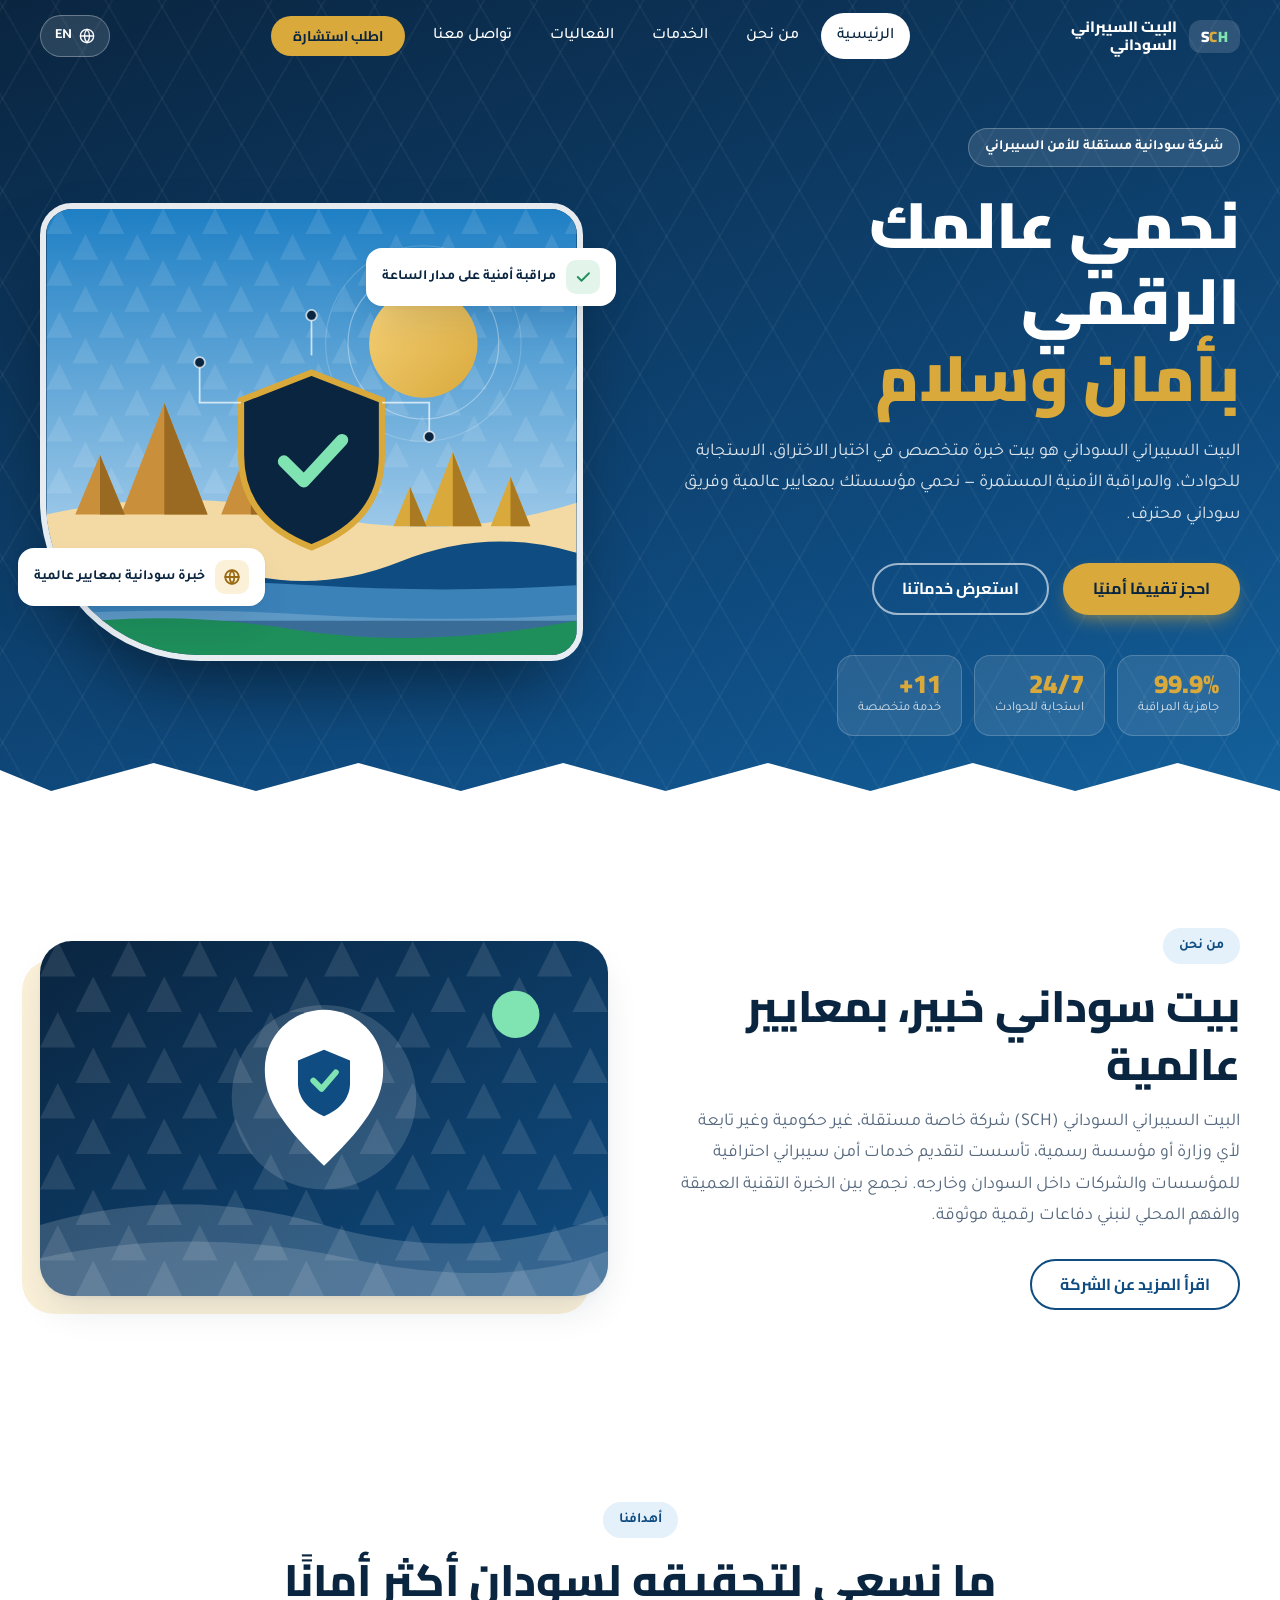
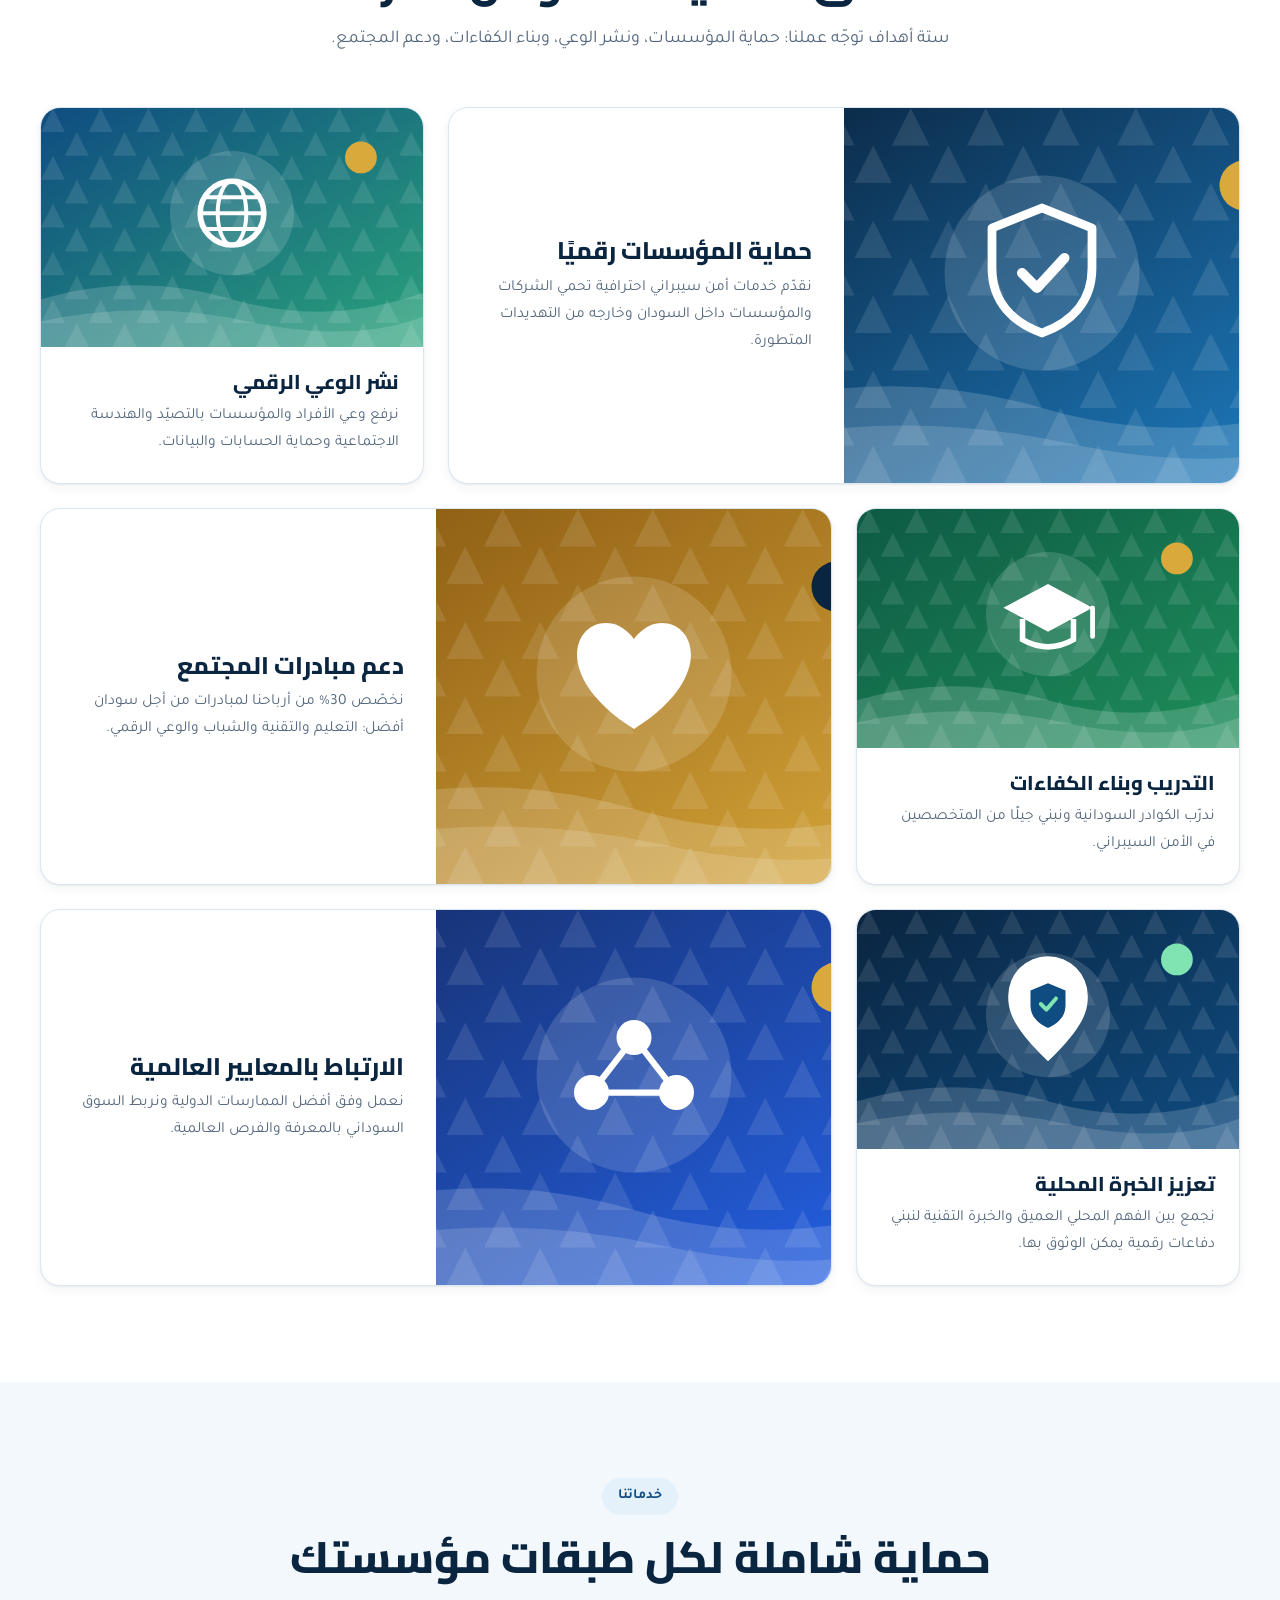
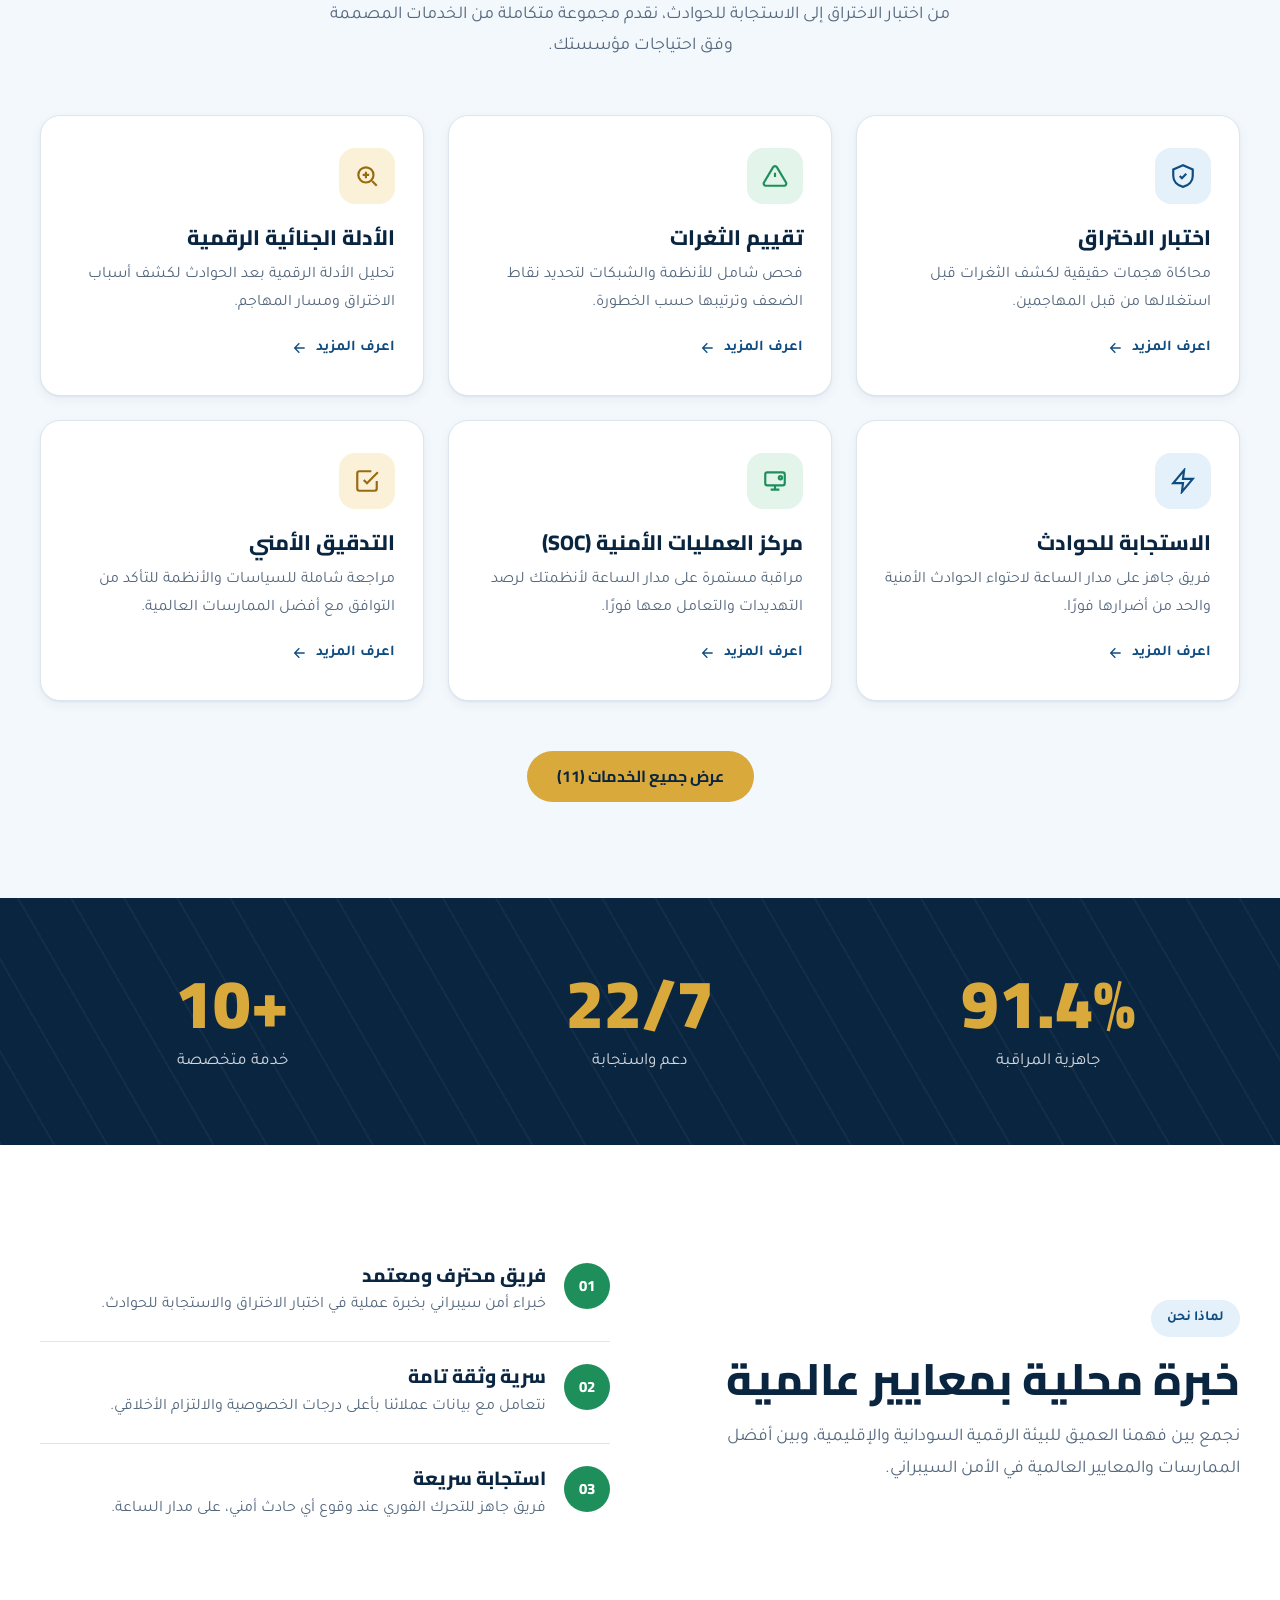
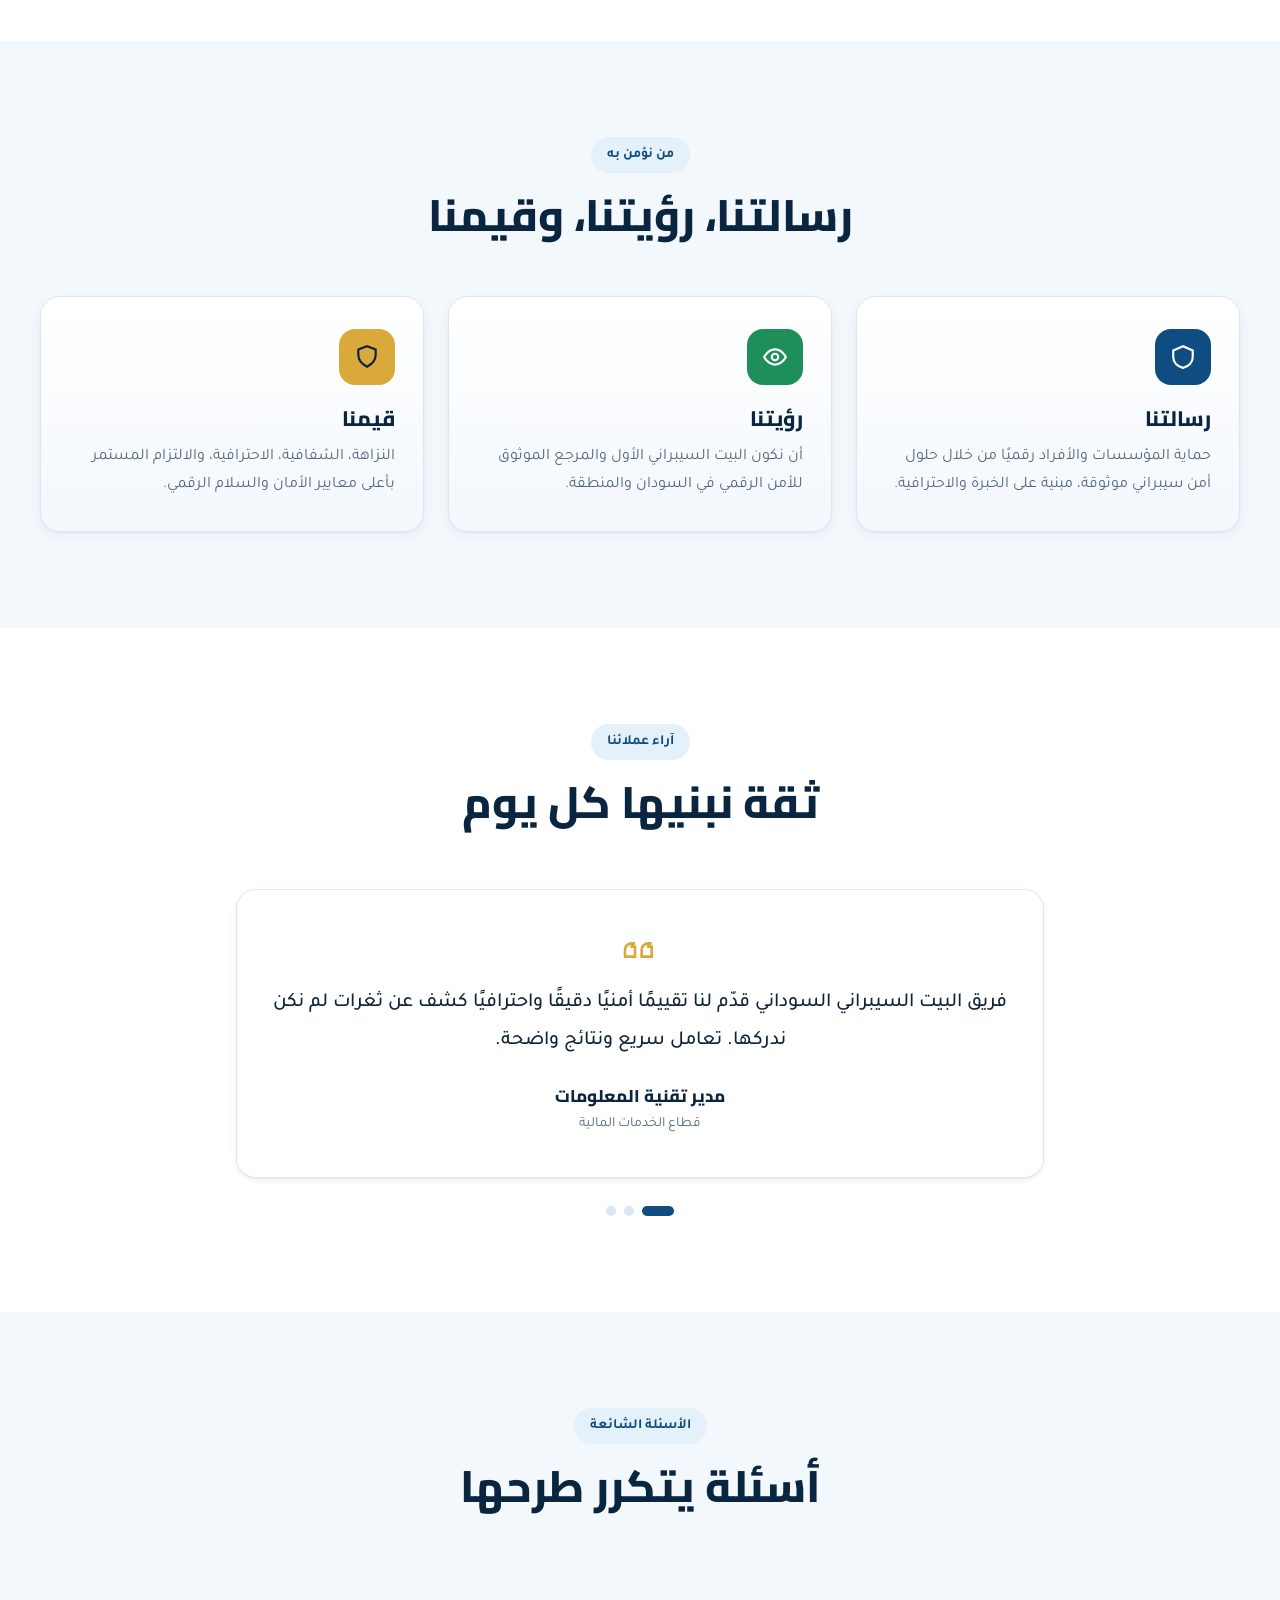
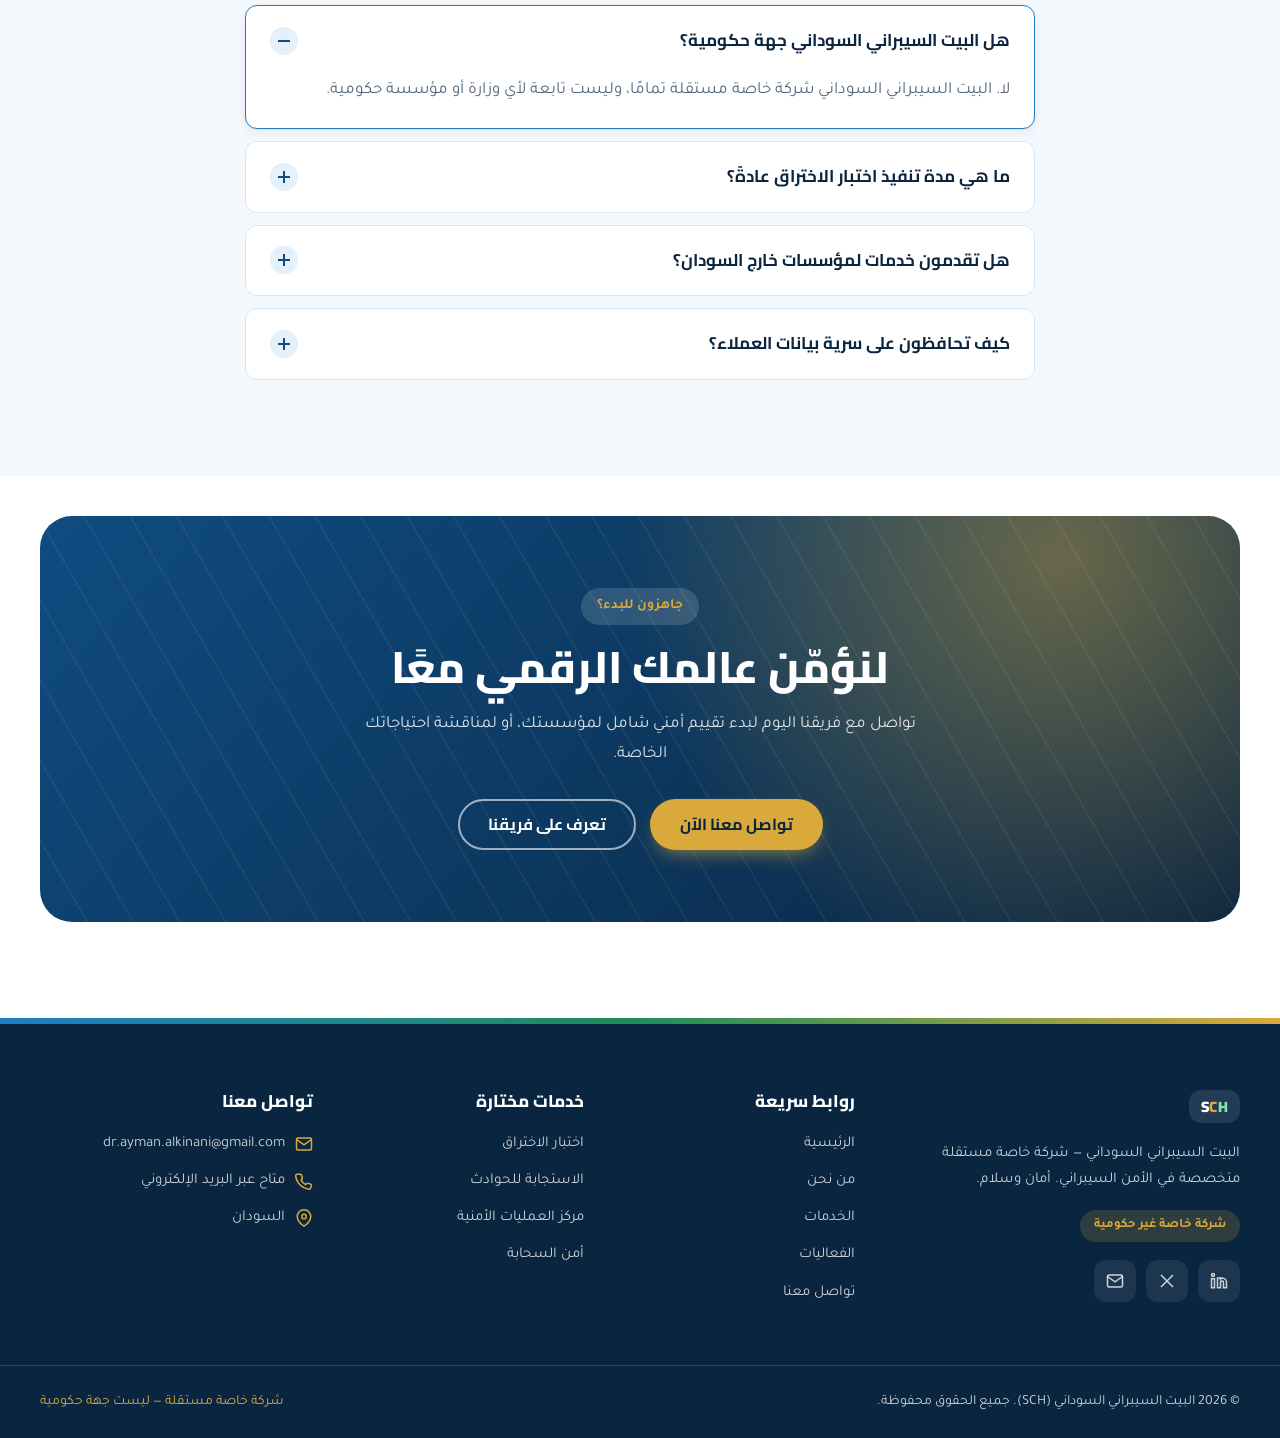
<file: index.html>
<!DOCTYPE html>
<html lang="ar" dir="rtl" data-title-ar="البيت السيبراني السوداني | أمان وسلام" data-title-en="Sudan Cyber House | Security & Peace">
<head>
<meta charset="UTF-8" />
<meta name="viewport" content="width=device-width, initial-scale=1.0" />
<title>البيت السيبراني السوداني | أمان وسلام</title>
<meta name="description" content="البيت السيبراني السوداني (SCH) — شركة خاصة مستقلة متخصصة في الأمن السيبراني: اختبار الاختراق، الاستجابة للحوادث، مركز العمليات الأمنية، وأمن الشبكات والسحابة." />
<meta name="theme-color" content="#0A2540" />
<link rel="icon" href="data:image/svg+xml,<svg xmlns=%22http://www.w3.org/2000/svg%22 viewBox=%220 0 24 24%22><text y=%2218%22 font-size=%2218%22 fill=%22%230F4C81%22>🛡</text></svg>" />
<meta name="color-scheme" content="light" />
<link rel="preconnect" href="https://fonts.googleapis.com" />
<link rel="preconnect" href="https://fonts.gstatic.com" crossorigin />
<link rel="preload" as="image" href="assets/img/hero.svg" />
<link rel="stylesheet" href="style.css" />
</head>
<body class="hero-page">

<!-- ===== Loading Screen ===== -->
<div id="loading-screen" aria-hidden="true">
  <div class="loader-logo"><span class="l-s">S</span><span class="l-c">C</span><span class="l-h">H</span></div>
  <div class="loader-bar"></div>
  <div class="loader-text" data-ar="جاري تأمين الاتصال" data-en="Securing connection">جاري تأمين الاتصال</div>
</div>

<!-- ===== Navbar ===== -->
<header id="navbar">
  <div class="container nav-inner">
    <a href="index.html" class="brand" aria-label="Sudan Cyber House">
      <span class="brand-logo"><span class="l-s">S</span><span class="l-c">C</span><span class="l-h">H</span></span>
      <span class="brand-name" data-ar="البيت السيبراني<br>السوداني" data-en="Sudan Cyber<br>House">البيت السيبراني<br>السوداني</span>
    </a>

    <nav class="nav-links" id="navLinks">
      <a href="index.html" data-ar="الرئيسية" data-en="Home">الرئيسية</a>
      <a href="about.html" data-ar="من نحن" data-en="About">من نحن</a>
      <a href="services.html" data-ar="الخدمات" data-en="Services">الخدمات</a>
      <a href="events.html" data-ar="الفعاليات" data-en="Events">الفعاليات</a>
      <a href="contact.html" data-ar="تواصل معنا" data-en="Contact">تواصل معنا</a>
      <a href="contact.html" class="btn btn-primary btn-sm" data-ar="اطلب استشارة" data-en="Get a Consultation">اطلب استشارة</a>
    </nav>

    <div class="nav-actions">
      <button class="lang-toggle" aria-label="Toggle language">
        <svg viewBox="0 0 24 24" fill="none" stroke="currentColor" stroke-width="2"><circle cx="12" cy="12" r="10"/><path d="M2 12h20M12 2a15 15 0 0 1 0 20 15 15 0 0 1 0-20z"/></svg>
        <span class="lang-label">EN</span>
      </button>
      <button class="nav-burger" id="navBurger" aria-label="Menu"><span></span><span></span><span></span></button>
    </div>
  </div>
</header>

<main>

<!-- ===== Hero ===== -->
<section class="hero">
  <div class="container hero-inner">
    <div class="reveal in-view">
      <span class="eyebrow" data-ar="شركة سودانية مستقلة للأمن السيبراني" data-en="Independent Sudanese Cybersecurity Firm">شركة سودانية مستقلة للأمن السيبراني</span>
      <h1 class="hero-title">
        <span data-ar="نحمي عالمك الرقمي" data-en="We Guard Your Digital World">نحمي عالمك الرقمي</span><br>
        <span class="text-gradient" data-ar="بأمان وسلام" data-en="With Security & Peace">بأمان وسلام</span>
      </h1>
      <p class="hero-desc" data-ar="البيت السيبراني السوداني هو بيت خبرة متخصص في اختبار الاختراق، الاستجابة للحوادث، والمراقبة الأمنية المستمرة — نحمي مؤسستك بمعايير عالمية وفريق سوداني محترف." data-en="Sudan Cyber House is a house of expertise specialized in penetration testing, incident response, and continuous security monitoring — protecting your organization to global standards with a professional Sudanese team.">
        البيت السيبراني السوداني هو بيت خبرة متخصص في اختبار الاختراق، الاستجابة للحوادث، والمراقبة الأمنية المستمرة — نحمي مؤسستك بمعايير عالمية وفريق سوداني محترف.
      </p>
      <div class="hero-actions">
        <a href="contact.html" class="btn btn-primary" data-ar="احجز تقييمًا أمنيًا" data-en="Book a Security Assessment">احجز تقييمًا أمنيًا</a>
        <a href="services.html" class="btn btn-outline" data-ar="استعرض خدماتنا" data-en="Explore Our Services">استعرض خدماتنا</a>
      </div>
      <div class="hero-mini-stats">
        <div class="mini"><span class="num">99.9%</span><span class="lbl" data-ar="جاهزية المراقبة" data-en="Monitoring Uptime">جاهزية المراقبة</span></div>
        <div class="mini"><span class="num">24/7</span><span class="lbl" data-ar="استجابة للحوادث" data-en="Incident Response">استجابة للحوادث</span></div>
        <div class="mini"><span class="num">11+</span><span class="lbl" data-ar="خدمة متخصصة" data-en="Specialized Services">خدمة متخصصة</span></div>
      </div>
    </div>
    <div class="hero-photo reveal in-view">
      <img src="assets/img/hero.svg" width="900" height="760" alt="أهرامات مروي ونهر النيل ودرع حماية رقمية" fetchpriority="high" decoding="async">
      <div class="hero-chip c1"><i><svg viewBox="0 0 24 24" fill="none" stroke="currentColor" stroke-width="2.4" stroke-linecap="round" stroke-linejoin="round"><path d="M5 12l5 5L20 7"/></svg></i><span data-ar="مراقبة أمنية على مدار الساعة" data-en="Round-the-clock monitoring">مراقبة أمنية على مدار الساعة</span></div>
      <div class="hero-chip c2"><i><svg viewBox="0 0 24 24" fill="none" stroke="currentColor" stroke-width="2.4" stroke-linecap="round" stroke-linejoin="round"><circle cx="12" cy="12" r="9"/><path d="M3 12h18M12 3a14 14 0 0 1 0 18 14 14 0 0 1 0-18z"/></svg></i><span data-ar="خبرة سودانية بمعايير عالمية" data-en="Sudanese expertise, global standards">خبرة سودانية بمعايير عالمية</span></div>
    </div>
  </div>
</section>

<!-- ===== About Preview ===== -->
<section class="section">
  <div class="container split">
    <div class="reveal">
      <span class="eyebrow" data-ar="من نحن" data-en="Who We Are">من نحن</span>
      <h2 class="section-title" data-ar="بيت سوداني خبير، بمعايير عالمية" data-en="A Sudanese House of Expertise, Global Standards">بيت سوداني خبير، بمعايير عالمية</h2>
      <p class="section-desc" data-ar="البيت السيبراني السوداني (SCH) شركة خاصة مستقلة، غير حكومية وغير تابعة لأي وزارة أو مؤسسة رسمية، تأسست لتقديم خدمات أمن سيبراني احترافية للمؤسسات والشركات داخل السودان وخارجه. نجمع بين الخبرة التقنية العميقة والفهم المحلي لنبني دفاعات رقمية موثوقة." data-en="Sudan Cyber House (SCH) is an independent private company — not a government entity and not affiliated with any ministry or official institution — founded to deliver professional cybersecurity services to organizations and businesses inside Sudan and beyond. We combine deep technical expertise with local understanding to build trustworthy digital defenses.">
        البيت السيبراني السوداني (SCH) شركة خاصة مستقلة، غير حكومية وغير تابعة لأي وزارة أو مؤسسة رسمية، تأسست لتقديم خدمات أمن سيبراني احترافية للمؤسسات والشركات داخل السودان وخارجه. نجمع بين الخبرة التقنية العميقة والفهم المحلي لنبني دفاعات رقمية موثوقة.
      </p>
      <a href="about.html" class="btn btn-outline" style="margin-top:26px;" data-ar="اقرأ المزيد عن الشركة" data-en="Read More About Us">اقرأ المزيد عن الشركة</a>
    </div>
    <div class="split-media reveal"><img src="assets/img/g-local.svg" width="480" height="300" alt="" loading="lazy" decoding="async"></div>
  </div>
</section>

<!-- ===== Our Goals ===== -->
<section class="section" id="goals">
  <div class="container">
    <div class="section-head center reveal">
      <span class="eyebrow" data-ar="أهدافنا" data-en="Our Goals">أهدافنا</span>
      <h2 class="section-title" data-ar="ما نسعى لتحقيقه لسودان أكثر أمانًا" data-en="What We Work Toward for a Safer Sudan">ما نسعى لتحقيقه لسودان أكثر أمانًا</h2>
      <p class="section-desc" data-ar="ستة أهداف توجّه عملنا: حماية المؤسسات، ونشر الوعي، وبناء الكفاءات، ودعم المجتمع." data-en="Six goals guide our work: protecting organizations, spreading awareness, building skills, and supporting the community.">ستة أهداف توجّه عملنا: حماية المؤسسات، ونشر الوعي، وبناء الكفاءات، ودعم المجتمع.</p>
    </div>
    <div class="goals-grid snap-x">
      <article class="goal-card reveal"><img src="assets/img/g-protect.svg" width="480" height="300" alt="" loading="lazy" decoding="async"><div class="goal-body"><h3 data-ar="حماية المؤسسات رقميًا" data-en="Protecting Organizations">حماية المؤسسات رقميًا</h3><p data-ar="نقدّم خدمات أمن سيبراني احترافية تحمي الشركات والمؤسسات داخل السودان وخارجه من التهديدات المتطورة." data-en="We deliver professional cybersecurity services that protect businesses and institutions in Sudan and beyond from evolving threats.">نقدّم خدمات أمن سيبراني احترافية تحمي الشركات والمؤسسات داخل السودان وخارجه من التهديدات المتطورة.</p></div></article>
      <article class="goal-card reveal"><img src="assets/img/g-awareness.svg" width="480" height="300" alt="" loading="lazy" decoding="async"><div class="goal-body"><h3 data-ar="نشر الوعي الرقمي" data-en="Spreading Digital Awareness">نشر الوعي الرقمي</h3><p data-ar="نرفع وعي الأفراد والمؤسسات بالتصيّد والهندسة الاجتماعية وحماية الحسابات والبيانات." data-en="We raise awareness of phishing, social engineering, and account and data protection.">نرفع وعي الأفراد والمؤسسات بالتصيّد والهندسة الاجتماعية وحماية الحسابات والبيانات.</p></div></article>
      <article class="goal-card reveal"><img src="assets/img/g-train.svg" width="480" height="300" alt="" loading="lazy" decoding="async"><div class="goal-body"><h3 data-ar="التدريب وبناء الكفاءات" data-en="Training & Skills">التدريب وبناء الكفاءات</h3><p data-ar="ندرّب الكوادر السودانية ونبني جيلًا من المتخصصين في الأمن السيبراني." data-en="We train Sudanese talent and help build a new generation of cybersecurity specialists.">ندرّب الكوادر السودانية ونبني جيلًا من المتخصصين في الأمن السيبراني.</p></div></article>
      <article class="goal-card reveal"><img src="assets/img/g-initiative.svg" width="480" height="300" alt="" loading="lazy" decoding="async"><div class="goal-body"><h3 data-ar="دعم مبادرات المجتمع" data-en="Supporting Community Initiatives">دعم مبادرات المجتمع</h3><p data-ar="نخصّص 30% من أرباحنا لمبادرات من أجل سودان أفضل: التعليم والتقنية والشباب والوعي الرقمي." data-en="We dedicate 30% of our profits to initiatives for a better Sudan: education, technology, youth, and digital awareness.">نخصّص 30% من أرباحنا لمبادرات من أجل سودان أفضل: التعليم والتقنية والشباب والوعي الرقمي.</p></div></article>
      <article class="goal-card reveal"><img src="assets/img/g-local.svg" width="480" height="300" alt="" loading="lazy" decoding="async"><div class="goal-body"><h3 data-ar="تعزيز الخبرة المحلية" data-en="Strengthening Local Expertise">تعزيز الخبرة المحلية</h3><p data-ar="نجمع بين الفهم المحلي العميق والخبرة التقنية لنبني دفاعات رقمية يمكن الوثوق بها." data-en="We combine deep local understanding with technical expertise to build digital defenses you can trust.">نجمع بين الفهم المحلي العميق والخبرة التقنية لنبني دفاعات رقمية يمكن الوثوق بها.</p></div></article>
      <article class="goal-card reveal"><img src="assets/img/g-global.svg" width="480" height="300" alt="" loading="lazy" decoding="async"><div class="goal-body"><h3 data-ar="الارتباط بالمعايير العالمية" data-en="Linking to Global Standards">الارتباط بالمعايير العالمية</h3><p data-ar="نعمل وفق أفضل الممارسات الدولية ونربط السوق السوداني بالمعرفة والفرص العالمية." data-en="We follow international best practices and connect Sudan's market to global knowledge and opportunities.">نعمل وفق أفضل الممارسات الدولية ونربط السوق السوداني بالمعرفة والفرص العالمية.</p></div></article>
    </div>
  </div>
</section>


<!-- ===== Services ===== -->
<section class="section sec-soft" id="services">
  <div class="container">
    <div class="section-head center reveal">
      <span class="eyebrow" data-ar="خدماتنا" data-en="Our Services">خدماتنا</span>
      <h2 class="section-title" data-ar="حماية شاملة لكل طبقات مؤسستك" data-en="Full-Spectrum Protection for Every Layer">حماية شاملة لكل طبقات مؤسستك</h2>
      <p class="section-desc" data-ar="من اختبار الاختراق إلى الاستجابة للحوادث، نقدم مجموعة متكاملة من الخدمات المصممة وفق احتياجات مؤسستك." data-en="From penetration testing to incident response, we deliver an integrated suite of services tailored to your organization's needs.">من اختبار الاختراق إلى الاستجابة للحوادث، نقدم مجموعة متكاملة من الخدمات المصممة وفق احتياجات مؤسستك.</p>
    </div>

    <div class="grid grid-3 snap-x">

      <div class="card reveal">
        <div class="card-icon"><svg viewBox="0 0 24 24" fill="none" stroke="currentColor" stroke-width="2"><path d="M12 2 3 6v6c0 5 3.8 8.7 9 10 5.2-1.3 9-5 9-10V6z"/><path d="M9 12l2 2 4-4"/></svg></div>
        <h3 data-ar="اختبار الاختراق" data-en="Penetration Testing">اختبار الاختراق</h3>
        <p data-ar="محاكاة هجمات حقيقية لكشف الثغرات قبل استغلالها من قبل المهاجمين." data-en="Simulated real-world attacks to uncover vulnerabilities before attackers exploit them.">محاكاة هجمات حقيقية لكشف الثغرات قبل استغلالها من قبل المهاجمين.</p>
        <a href="services.html" class="card-link"><span data-ar="اعرف المزيد" data-en="Learn more">اعرف المزيد</span><svg viewBox="0 0 24 24" fill="none" stroke="currentColor" stroke-width="2"><path d="M5 12h14M13 5l7 7-7 7"/></svg></a>
      </div>

      <div class="card reveal">
        <div class="card-icon"><svg viewBox="0 0 24 24" fill="none" stroke="currentColor" stroke-width="2"><path d="M10.29 3.86 1.82 18a2 2 0 0 0 1.71 3h16.94a2 2 0 0 0 1.71-3L13.71 3.86a2 2 0 0 0-3.42 0z"/><path d="M12 9v4M12 17h.01"/></svg></div>
        <h3 data-ar="تقييم الثغرات" data-en="Vulnerability Assessment">تقييم الثغرات</h3>
        <p data-ar="فحص شامل للأنظمة والشبكات لتحديد نقاط الضعف وترتيبها حسب الخطورة." data-en="Comprehensive scanning of systems and networks to identify and prioritize weaknesses.">فحص شامل للأنظمة والشبكات لتحديد نقاط الضعف وترتيبها حسب الخطورة.</p>
        <a href="services.html" class="card-link"><span data-ar="اعرف المزيد" data-en="Learn more">اعرف المزيد</span><svg viewBox="0 0 24 24" fill="none" stroke="currentColor" stroke-width="2"><path d="M5 12h14M13 5l7 7-7 7"/></svg></a>
      </div>

      <div class="card reveal">
        <div class="card-icon"><svg viewBox="0 0 24 24" fill="none" stroke="currentColor" stroke-width="2"><circle cx="11" cy="11" r="7"/><path d="M21 21l-4.3-4.3"/><path d="M11 8v6M8 11h6"/></svg></div>
        <h3 data-ar="الأدلة الجنائية الرقمية" data-en="Digital Forensics">الأدلة الجنائية الرقمية</h3>
        <p data-ar="تحليل الأدلة الرقمية بعد الحوادث لكشف أسباب الاختراق ومسار المهاجم." data-en="Post-incident digital evidence analysis to uncover breach causes and attacker footprints.">تحليل الأدلة الرقمية بعد الحوادث لكشف أسباب الاختراق ومسار المهاجم.</p>
        <a href="services.html" class="card-link"><span data-ar="اعرف المزيد" data-en="Learn more">اعرف المزيد</span><svg viewBox="0 0 24 24" fill="none" stroke="currentColor" stroke-width="2"><path d="M5 12h14M13 5l7 7-7 7"/></svg></a>
      </div>

      <div class="card reveal">
        <div class="card-icon"><svg viewBox="0 0 24 24" fill="none" stroke="currentColor" stroke-width="2"><path d="M13 2 3 14h9l-1 8 10-12h-9z"/></svg></div>
        <h3 data-ar="الاستجابة للحوادث" data-en="Incident Response">الاستجابة للحوادث</h3>
        <p data-ar="فريق جاهز على مدار الساعة لاحتواء الحوادث الأمنية والحد من أضرارها فورًا." data-en="A 24/7-ready team to contain security incidents and minimize damage immediately.">فريق جاهز على مدار الساعة لاحتواء الحوادث الأمنية والحد من أضرارها فورًا.</p>
        <a href="services.html" class="card-link"><span data-ar="اعرف المزيد" data-en="Learn more">اعرف المزيد</span><svg viewBox="0 0 24 24" fill="none" stroke="currentColor" stroke-width="2"><path d="M5 12h14M13 5l7 7-7 7"/></svg></a>
      </div>

      <div class="card reveal">
        <div class="card-icon"><svg viewBox="0 0 24 24" fill="none" stroke="currentColor" stroke-width="2"><rect x="3" y="4" width="18" height="12" rx="2"/><path d="M8 20h8M12 16v4"/><circle cx="17" cy="9" r="1.5"/></svg></div>
        <h3 data-ar="مركز العمليات الأمنية (SOC)" data-en="Security Operations Center (SOC)">مركز العمليات الأمنية (SOC)</h3>
        <p data-ar="مراقبة مستمرة على مدار الساعة لأنظمتك لرصد التهديدات والتعامل معها فورًا." data-en="Round-the-clock monitoring of your systems to detect and act on threats instantly.">مراقبة مستمرة على مدار الساعة لأنظمتك لرصد التهديدات والتعامل معها فورًا.</p>
        <a href="services.html" class="card-link"><span data-ar="اعرف المزيد" data-en="Learn more">اعرف المزيد</span><svg viewBox="0 0 24 24" fill="none" stroke="currentColor" stroke-width="2"><path d="M5 12h14M13 5l7 7-7 7"/></svg></a>
      </div>

      <div class="card reveal">
        <div class="card-icon"><svg viewBox="0 0 24 24" fill="none" stroke="currentColor" stroke-width="2"><path d="M9 11l3 3L22 4"/><path d="M21 12v7a2 2 0 0 1-2 2H5a2 2 0 0 1-2-2V5a2 2 0 0 1 2-2h11"/></svg></div>
        <h3 data-ar="التدقيق الأمني" data-en="Security Auditing">التدقيق الأمني</h3>
        <p data-ar="مراجعة شاملة للسياسات والأنظمة للتأكد من التوافق مع أفضل الممارسات العالمية." data-en="A full review of policies and systems to ensure alignment with global best practices.">مراجعة شاملة للسياسات والأنظمة للتأكد من التوافق مع أفضل الممارسات العالمية.</p>
        <a href="services.html" class="card-link"><span data-ar="اعرف المزيد" data-en="Learn more">اعرف المزيد</span><svg viewBox="0 0 24 24" fill="none" stroke="currentColor" stroke-width="2"><path d="M5 12h14M13 5l7 7-7 7"/></svg></a>
      </div>

    </div>

    <div style="text-align:center; margin-top:50px;" class="reveal">
      <a href="services.html" class="btn btn-gold" data-ar="عرض جميع الخدمات (11)" data-en="View All 11 Services">عرض جميع الخدمات (11)</a>
    </div>
  </div>
</section>

<!-- ===== Statistics ===== -->
<section class="section-sm stats-section">
  <div class="container">
    <div class="grid grid-4">
      <div class="stat-item reveal">
        <div class="stat-num"><span data-counter="99.9" data-decimals="1">0</span>%</div>
        <div class="stat-label" data-ar="جاهزية المراقبة" data-en="Monitoring Uptime">جاهزية المراقبة</div>
      </div>
      <div class="stat-item reveal">
        <div class="stat-num"><span data-counter="24" data-decimals="0">0</span>/7</div>
        <div class="stat-label" data-ar="دعم واستجابة" data-en="Support & Response">دعم واستجابة</div>
      </div>
      <div class="stat-item reveal">
        <div class="stat-num"><span data-counter="11" data-decimals="0">0</span>+</div>
        <div class="stat-label" data-ar="خدمة متخصصة" data-en="Specialized Services">خدمة متخصصة</div>
      </div>
    </div>
  </div>
</section>

<!-- ===== Why Choose Us ===== -->
<section class="section">
  <div class="container">
    <div class="grid" style="grid-template-columns: 1fr 1fr; gap:60px; align-items:center;">
      <div class="reveal">
        <span class="eyebrow" data-ar="لماذا نحن" data-en="Why Choose Us">لماذا نحن</span>
        <h2 class="section-title" data-ar="خبرة محلية بمعايير عالمية" data-en="Local Expertise, Global Standards">خبرة محلية بمعايير عالمية</h2>
        <p class="section-desc" data-ar="نجمع بين فهمنا العميق للبيئة الرقمية السودانية والإقليمية، وبين أفضل الممارسات والمعايير العالمية في الأمن السيبراني." data-en="We combine deep understanding of the Sudanese and regional digital landscape with the best global cybersecurity practices and standards.">نجمع بين فهمنا العميق للبيئة الرقمية السودانية والإقليمية، وبين أفضل الممارسات والمعايير العالمية في الأمن السيبراني.</p>
      </div>
      <div class="reveal">
        <div class="why-item">
          <span class="why-num">01</span>
          <div class="why-body">
            <h4 data-ar="فريق محترف ومعتمد" data-en="Certified Professional Team">فريق محترف ومعتمد</h4>
            <p data-ar="خبراء أمن سيبراني بخبرة عملية في اختبار الاختراق والاستجابة للحوادث." data-en="Cybersecurity experts with hands-on experience in penetration testing and incident response.">خبراء أمن سيبراني بخبرة عملية في اختبار الاختراق والاستجابة للحوادث.</p>
          </div>
        </div>
        <div class="why-item">
          <span class="why-num">02</span>
          <div class="why-body">
            <h4 data-ar="سرية وثقة تامة" data-en="Confidentiality & Trust">سرية وثقة تامة</h4>
            <p data-ar="نتعامل مع بيانات عملائنا بأعلى درجات الخصوصية والالتزام الأخلاقي." data-en="We handle client data with the highest levels of privacy and ethical commitment.">نتعامل مع بيانات عملائنا بأعلى درجات الخصوصية والالتزام الأخلاقي.</p>
          </div>
        </div>
        <div class="why-item">
          <span class="why-num">03</span>
          <div class="why-body">
            <h4 data-ar="استجابة سريعة" data-en="Rapid Response">استجابة سريعة</h4>
            <p data-ar="فريق جاهز للتحرك الفوري عند وقوع أي حادث أمني، على مدار الساعة." data-en="A team ready to act immediately on any security incident, around the clock.">فريق جاهز للتحرك الفوري عند وقوع أي حادث أمني، على مدار الساعة.</p>
          </div>
        </div>
      </div>
    </div>
  </div>
</section>

<!-- ===== Mission / Vision / Values ===== -->
<section class="section sec-soft">
  <div class="container">
    <div class="section-head center reveal">
      <span class="eyebrow" data-ar="من نؤمن به" data-en="What We Stand For">من نؤمن به</span>
      <h2 class="section-title" data-ar="رسالتنا، رؤيتنا، وقيمنا" data-en="Our Mission, Vision & Values">رسالتنا، رؤيتنا، وقيمنا</h2>
    </div>
    <div class="grid grid-3">
      <div class="card mvv-card reveal">
        <div class="card-icon"><svg viewBox="0 0 24 24" fill="none" stroke="currentColor" stroke-width="2"><path d="M12 2 3 6v6c0 5 3.8 8.7 9 10 5.2-1.3 9-5 9-10V6z"/></svg></div>
        <h3 data-ar="رسالتنا" data-en="Our Mission">رسالتنا</h3>
        <p data-ar="حماية المؤسسات والأفراد رقميًا من خلال حلول أمن سيبراني موثوقة، مبنية على الخبرة والاحترافية." data-en="Protecting organizations and individuals digitally through reliable cybersecurity solutions built on expertise and professionalism.">حماية المؤسسات والأفراد رقميًا من خلال حلول أمن سيبراني موثوقة، مبنية على الخبرة والاحترافية.</p>
      </div>
      <div class="card mvv-card reveal">
        <div class="card-icon"><svg viewBox="0 0 24 24" fill="none" stroke="currentColor" stroke-width="2"><circle cx="12" cy="12" r="3"/><path d="M2 12s3.5-7 10-7 10 7 10 7-3.5 7-10 7-10-7-10-7z"/></svg></div>
        <h3 data-ar="رؤيتنا" data-en="Our Vision">رؤيتنا</h3>
        <p data-ar="أن نكون البيت السيبراني الأول والمرجع الموثوق للأمن الرقمي في السودان والمنطقة." data-en="To become the leading cyber house and trusted reference for digital security in Sudan and the region.">أن نكون البيت السيبراني الأول والمرجع الموثوق للأمن الرقمي في السودان والمنطقة.</p>
      </div>
      <div class="card mvv-card reveal">
        <div class="card-icon"><svg viewBox="0 0 24 24" fill="none" stroke="currentColor" stroke-width="2"><path d="M12 21c-4-2-8-5.5-8-11V5l8-3 8 3v5c0 5.5-4 9-8 11z"/></svg></div>
        <h3 data-ar="قيمنا" data-en="Our Values">قيمنا</h3>
        <p data-ar="النزاهة، الشفافية، الاحترافية، والالتزام المستمر بأعلى معايير الأمان والسلام الرقمي." data-en="Integrity, transparency, professionalism, and a continuous commitment to the highest standards of security and digital peace.">النزاهة، الشفافية، الاحترافية، والالتزام المستمر بأعلى معايير الأمان والسلام الرقمي.</p>
      </div>
    </div>
  </div>
</section>

<!-- ===== Testimonials ===== -->
<section class="section">
  <div class="container">
    <div class="section-head center reveal">
      <span class="eyebrow" data-ar="آراء عملائنا" data-en="Client Voices">آراء عملائنا</span>
      <h2 class="section-title" data-ar="ثقة نبنيها كل يوم" data-en="Trust We Build Every Day">ثقة نبنيها كل يوم</h2>
    </div>
    <div class="testi-track-wrap reveal">
      <div class="testi-track" id="testiTrack">
        <div class="testi-slide">
          <div class="glass testi-card">
            <svg class="testi-quote" viewBox="0 0 24 24" fill="none" stroke="#D4AF37" stroke-width="1.6"><path d="M7 8c-2.2 0-4 1.8-4 4v4h6v-6H7c0-1.1.9-2 2-2V8zm10 0c-2.2 0-4 1.8-4 4v4h6v-6h-2c0-1.1.9-2 2-2V8z"/></svg>
            <p class="testi-text" data-ar="فريق البيت السيبراني السوداني قدّم لنا تقييمًا أمنيًا دقيقًا واحترافيًا كشف عن ثغرات لم نكن ندركها. تعامل سريع ونتائج واضحة." data-en="The SCH team delivered a precise, professional security assessment that uncovered vulnerabilities we hadn't recognized. Fast turnaround, clear results.">فريق البيت السيبراني السوداني قدّم لنا تقييمًا أمنيًا دقيقًا واحترافيًا كشف عن ثغرات لم نكن ندركها. تعامل سريع ونتائج واضحة.</p>
            <div class="testi-name" data-ar="مدير تقنية المعلومات" data-en="IT Director">مدير تقنية المعلومات</div>
            <div class="testi-role" data-ar="قطاع الخدمات المالية" data-en="Financial Services Sector">قطاع الخدمات المالية</div>
          </div>
        </div>
        <div class="testi-slide">
          <div class="glass testi-card">
            <svg class="testi-quote" viewBox="0 0 24 24" fill="none" stroke="#D4AF37" stroke-width="1.6"><path d="M7 8c-2.2 0-4 1.8-4 4v4h6v-6H7c0-1.1.9-2 2-2V8zm10 0c-2.2 0-4 1.8-4 4v4h6v-6h-2c0-1.1.9-2 2-2V8z"/></svg>
            <p class="testi-text" data-ar="الاستجابة للحادث الأمني كانت سريعة جدًا، واحتوى الفريق الموقف قبل أن يتفاقم. نوصي بهم بثقة تامة." data-en="Response to our security incident was extremely fast, and the team contained the situation before it escalated. We recommend them with full confidence.">الاستجابة للحادث الأمني كانت سريعة جدًا، واحتوى الفريق الموقف قبل أن يتفاقم. نوصي بهم بثقة تامة.</p>
            <div class="testi-name" data-ar="الرئيس التنفيذي" data-en="Chief Executive Officer">الرئيس التنفيذي</div>
            <div class="testi-role" data-ar="شركة تجارة إلكترونية" data-en="E-commerce Company">شركة تجارة إلكترونية</div>
          </div>
        </div>
        <div class="testi-slide">
          <div class="glass testi-card">
            <svg class="testi-quote" viewBox="0 0 24 24" fill="none" stroke="#D4AF37" stroke-width="1.6"><path d="M7 8c-2.2 0-4 1.8-4 4v4h6v-6H7c0-1.1.9-2 2-2V8zm10 0c-2.2 0-4 1.8-4 4v4h6v-6h-2c0-1.1.9-2 2-2V8z"/></svg>
            <p class="testi-text" data-ar="خدمة مراقبة SOC غيّرت طريقة تعاملنا مع التهديدات — أصبحنا نعرف بالمخاطر قبل أن تتحول لمشاكل حقيقية." data-en="The SOC monitoring service transformed how we handle threats — we now know about risks before they become real problems.">خدمة مراقبة SOC غيّرت طريقة تعاملنا مع التهديدات — أصبحنا نعرف بالمخاطر قبل أن تتحول لمشاكل حقيقية.</p>
            <div class="testi-name" data-ar="مدير العمليات" data-en="Operations Manager">مدير العمليات</div>
            <div class="testi-role" data-ar="قطاع الاتصالات" data-en="Telecom Sector">قطاع الاتصالات</div>
          </div>
        </div>
      </div>
    </div>
    <div class="testi-controls" id="testiDots"></div>
  </div>
</section>

<!-- ===== FAQ ===== -->
<section class="section sec-soft">
  <div class="container">
    <div class="grid" style="grid-template-columns: 1fr; max-width:820px; margin-inline:auto;">
      <div class="section-head center reveal">
        <span class="eyebrow" data-ar="الأسئلة الشائعة" data-en="FAQ">الأسئلة الشائعة</span>
        <h2 class="section-title" data-ar="أسئلة يتكرر طرحها" data-en="Frequently Asked Questions">أسئلة يتكرر طرحها</h2>
      </div>
      <div class="faq-list reveal">
        <div class="faq-item open">
          <button class="faq-q"><span data-ar="هل البيت السيبراني السوداني جهة حكومية؟" data-en="Is Sudan Cyber House a government entity?">هل البيت السيبراني السوداني جهة حكومية؟</span><span class="plus"></span></button>
          <div class="faq-a"><p data-ar="لا. البيت السيبراني السوداني شركة خاصة مستقلة تمامًا، وليست تابعة لأي وزارة أو مؤسسة حكومية." data-en="No. Sudan Cyber House is a fully independent private company, not affiliated with any ministry or government institution.">لا. البيت السيبراني السوداني شركة خاصة مستقلة تمامًا، وليست تابعة لأي وزارة أو مؤسسة حكومية.</p></div>
        </div>
        <div class="faq-item">
          <button class="faq-q"><span data-ar="ما هي مدة تنفيذ اختبار الاختراق عادةً؟" data-en="How long does a typical penetration test take?">ما هي مدة تنفيذ اختبار الاختراق عادةً؟</span><span class="plus"></span></button>
          <div class="faq-a"><p data-ar="تختلف المدة حسب نطاق المشروع، لكنها تتراوح غالبًا بين أسبوع إلى ثلاثة أسابيع، مع تقرير مفصل في النهاية." data-en="Duration varies by project scope, but typically ranges from one to three weeks, ending with a detailed report.">تختلف المدة حسب نطاق المشروع، لكنها تتراوح غالبًا بين أسبوع إلى ثلاثة أسابيع، مع تقرير مفصل في النهاية.</p></div>
        </div>
        <div class="faq-item">
          <button class="faq-q"><span data-ar="هل تقدمون خدمات لمؤسسات خارج السودان؟" data-en="Do you serve organizations outside Sudan?">هل تقدمون خدمات لمؤسسات خارج السودان؟</span><span class="plus"></span></button>
          <div class="faq-a"><p data-ar="نعم، نقدم خدماتنا عن بعد وفي الموقع لمؤسسات إقليمية ودولية حسب طبيعة المشروع." data-en="Yes, we deliver our services remotely and on-site to regional and international organizations depending on the project.">نعم، نقدم خدماتنا عن بعد وفي الموقع لمؤسسات إقليمية ودولية حسب طبيعة المشروع.</p></div>
        </div>
        <div class="faq-item">
          <button class="faq-q"><span data-ar="كيف تحافظون على سرية بيانات العملاء؟" data-en="How do you protect client data confidentiality?">كيف تحافظون على سرية بيانات العملاء؟</span><span class="plus"></span></button>
          <div class="faq-a"><p data-ar="نلتزم باتفاقيات عدم إفشاء (NDA) مع كل عميل، ونطبق سياسات صارمة للتعامل مع البيانات الحساسة." data-en="We sign NDAs with every client and apply strict policies for handling sensitive data.">نلتزم باتفاقيات عدم إفشاء (NDA) مع كل عميل، ونطبق سياسات صارمة للتعامل مع البيانات الحساسة.</p></div>
        </div>
      </div>
    </div>
  </div>
</section>


<!-- ===== CTA ===== -->
<section class="cta-section">
  <div class="container">
    <div class="cta-box reveal">
      <span class="eyebrow" data-ar="جاهزون للبدء؟" data-en="Ready to Start?">جاهزون للبدء؟</span>
      <h2 data-ar="لنؤمّن عالمك الرقمي معًا" data-en="Let's Secure Your Digital World, Together">لنؤمّن عالمك الرقمي معًا</h2>
      <p data-ar="تواصل مع فريقنا اليوم لبدء تقييم أمني شامل لمؤسستك، أو لمناقشة احتياجاتك الخاصة." data-en="Contact our team today to start a full security assessment for your organization, or to discuss your specific needs.">تواصل مع فريقنا اليوم لبدء تقييم أمني شامل لمؤسستك، أو لمناقشة احتياجاتك الخاصة.</p>
      <div class="cta-actions">
        <a href="contact.html" class="btn btn-primary" data-ar="تواصل معنا الآن" data-en="Contact Us Now">تواصل معنا الآن</a>
        <a href="about.html" class="btn btn-outline" data-ar="تعرف على فريقنا" data-en="Meet Our Team">تعرف على فريقنا</a>
      </div>
    </div>
  </div>
</section>

</main>

<!-- ===== Footer ===== -->
<footer>
  <div class="container footer-top">
    <div class="footer-grid">
      <div class="footer-about">
        <span class="brand-logo"><span class="l-s">S</span><span class="l-c">C</span><span class="l-h">H</span></span>
        <p data-ar="البيت السيبراني السوداني — شركة خاصة مستقلة متخصصة في الأمن السيبراني. أمان وسلام." data-en="Sudan Cyber House — an independent private cybersecurity company. Security & Peace.">البيت السيبراني السوداني — شركة خاصة مستقلة متخصصة في الأمن السيبراني. أمان وسلام.</p>
        <span class="footer-badge" data-ar="شركة خاصة غير حكومية" data-en="Private, Non-Government Company">شركة خاصة غير حكومية</span>
        <div class="footer-social">
          <a href="#" aria-label="LinkedIn"><svg viewBox="0 0 24 24" fill="none" stroke="currentColor" stroke-width="2"><path d="M16 8a6 6 0 0 1 6 6v7h-4v-7a2 2 0 0 0-4 0v7h-4V8h4v1.5A6 6 0 0 1 16 8z"/><rect x="2" y="9" width="4" height="12"/><circle cx="4" cy="4" r="2"/></svg></a>
          <a href="#" aria-label="X"><svg viewBox="0 0 24 24" fill="none" stroke="currentColor" stroke-width="2"><path d="M4 4l16 16M20 4L4 20"/></svg></a>
          <a href="mailto:dr.ayman.alkinani@gmail.com" aria-label="Email"><svg viewBox="0 0 24 24" fill="none" stroke="currentColor" stroke-width="2"><rect x="2" y="4" width="20" height="16" rx="2"/><path d="m22 6-10 7L2 6"/></svg></a>
        </div>
      </div>
      <div class="footer-links-col">
        <h4 class="footer-title" data-ar="روابط سريعة" data-en="Quick Links">روابط سريعة</h4>
        <ul class="footer-links">
          <li><a href="index.html" data-ar="الرئيسية" data-en="Home">الرئيسية</a></li>
          <li><a href="about.html" data-ar="من نحن" data-en="About">من نحن</a></li>
          <li><a href="services.html" data-ar="الخدمات" data-en="Services">الخدمات</a></li>
          <li><a href="events.html" data-ar="الفعاليات" data-en="Events">الفعاليات</a></li>
          <li><a href="contact.html" data-ar="تواصل معنا" data-en="Contact">تواصل معنا</a></li>
        </ul>
      </div>
      <div class="footer-links-col">
        <h4 class="footer-title" data-ar="خدمات مختارة" data-en="Featured Services">خدمات مختارة</h4>
        <ul class="footer-links">
          <li><a href="services.html" data-ar="اختبار الاختراق" data-en="Penetration Testing">اختبار الاختراق</a></li>
          <li><a href="services.html" data-ar="الاستجابة للحوادث" data-en="Incident Response">الاستجابة للحوادث</a></li>
          <li><a href="services.html" data-ar="مركز العمليات الأمنية" data-en="SOC">مركز العمليات الأمنية</a></li>
          <li><a href="services.html" data-ar="أمن السحابة" data-en="Cloud Security">أمن السحابة</a></li>
        </ul>
      </div>
      <div class="footer-contact-col">
        <h4 class="footer-title" data-ar="تواصل معنا" data-en="Get in Touch">تواصل معنا</h4>
        <ul class="footer-contact">
          <li><svg viewBox="0 0 24 24" fill="none" stroke="currentColor" stroke-width="2"><rect x="2" y="4" width="20" height="16" rx="2"/><path d="m22 6-10 7L2 6"/></svg><a href="mailto:dr.ayman.alkinani@gmail.com">dr.ayman.alkinani@gmail.com</a></li>
          <li><svg viewBox="0 0 24 24" fill="none" stroke="currentColor" stroke-width="2"><path d="M20.8 21a2 2 0 0 1-2.18 2 19.8 19.8 0 0 1-8.63-3.07 19.5 19.5 0 0 1-6-6 19.8 19.8 0 0 1-3.07-8.67A2 2 0 0 1 3 3h4a2 2 0 0 1 2 1.72c.13.96.36 1.9.68 2.81a2 2 0 0 1-.45 2.11L8.1 10.9a16 16 0 0 0 6 6l1.27-1.27a2 2 0 0 1 2.11-.45c.9.32 1.85.55 2.81.68A2 2 0 0 1 22 17.92z"/></svg><span data-ar="متاح عبر البريد الإلكتروني" data-en="Available via email">متاح عبر البريد الإلكتروني</span></li>
          <li><svg viewBox="0 0 24 24" fill="none" stroke="currentColor" stroke-width="2"><path d="M21 10c0 7-9 13-9 13s-9-6-9-13a9 9 0 0 1 18 0z"/><circle cx="12" cy="10" r="3"/></svg><span data-ar="السودان" data-en="Sudan">السودان</span></li>
        </ul>
      </div>
    </div>
  </div>
  <div class="divider"></div>
  <div class="container footer-bottom">
    <span data-ar="© 2026 البيت السيبراني السوداني (SCH). جميع الحقوق محفوظة." data-en="© 2026 Sudan Cyber House (SCH). All rights reserved.">© 2026 البيت السيبراني السوداني (SCH). جميع الحقوق محفوظة.</span>
    <span class="legal-note" data-ar="شركة خاصة مستقلة — ليست جهة حكومية" data-en="Independent Private Company — Not a Government Entity">شركة خاصة مستقلة — ليست جهة حكومية</span>
  </div>
</footer>

<!-- ===== Mobile app bar ===== -->
<nav class="tabbar" aria-label="التنقل الرئيسي">
  <a href="index.html"><svg viewBox="0 0 24 24" fill="none" stroke="currentColor" stroke-width="2" stroke-linecap="round" stroke-linejoin="round"><path d="M3 11l9-8 9 8"/><path d="M5 10v10h5v-6h4v6h5V10"/></svg><span data-ar="الرئيسية" data-en="Home">الرئيسية</span></a>
  <a href="about.html"><svg viewBox="0 0 24 24" fill="none" stroke="currentColor" stroke-width="2" stroke-linecap="round" stroke-linejoin="round"><circle cx="12" cy="8" r="4"/><path d="M4 21c0-4 4-6 8-6s8 2 8 6"/></svg><span data-ar="من نحن" data-en="About">من نحن</span></a>
  <a href="services.html"><svg viewBox="0 0 24 24" fill="none" stroke="currentColor" stroke-width="2" stroke-linecap="round" stroke-linejoin="round"><path d="M12 2 3 6v6c0 5 3.8 8.7 9 10 5.2-1.3 9-5 9-10V6z"/><path d="M9 12l2 2 4-4"/></svg><span data-ar="الخدمات" data-en="Services">الخدمات</span></a>
  <a href="events.html"><svg viewBox="0 0 24 24" fill="none" stroke="currentColor" stroke-width="2" stroke-linecap="round" stroke-linejoin="round"><rect x="3" y="4" width="18" height="17" rx="3"/><path d="M3 10h18M8 2v4M16 2v4"/></svg><span data-ar="الفعاليات" data-en="Events">الفعاليات</span></a>
  <a href="contact.html"><svg viewBox="0 0 24 24" fill="none" stroke="currentColor" stroke-width="2" stroke-linecap="round" stroke-linejoin="round"><rect x="2" y="4" width="20" height="16" rx="3"/><path d="m22 6-10 7L2 6"/></svg><span data-ar="تواصل" data-en="Contact">تواصل</span></a>
</nav>


<button id="backToTop" aria-label="Back to top">
  <svg viewBox="0 0 24 24" fill="none" stroke="currentColor" stroke-width="2"><path d="M12 19V5M5 12l7-7 7 7"/></svg>
</button>

<script src="main.js"></script>
</body>
</html>
</file>
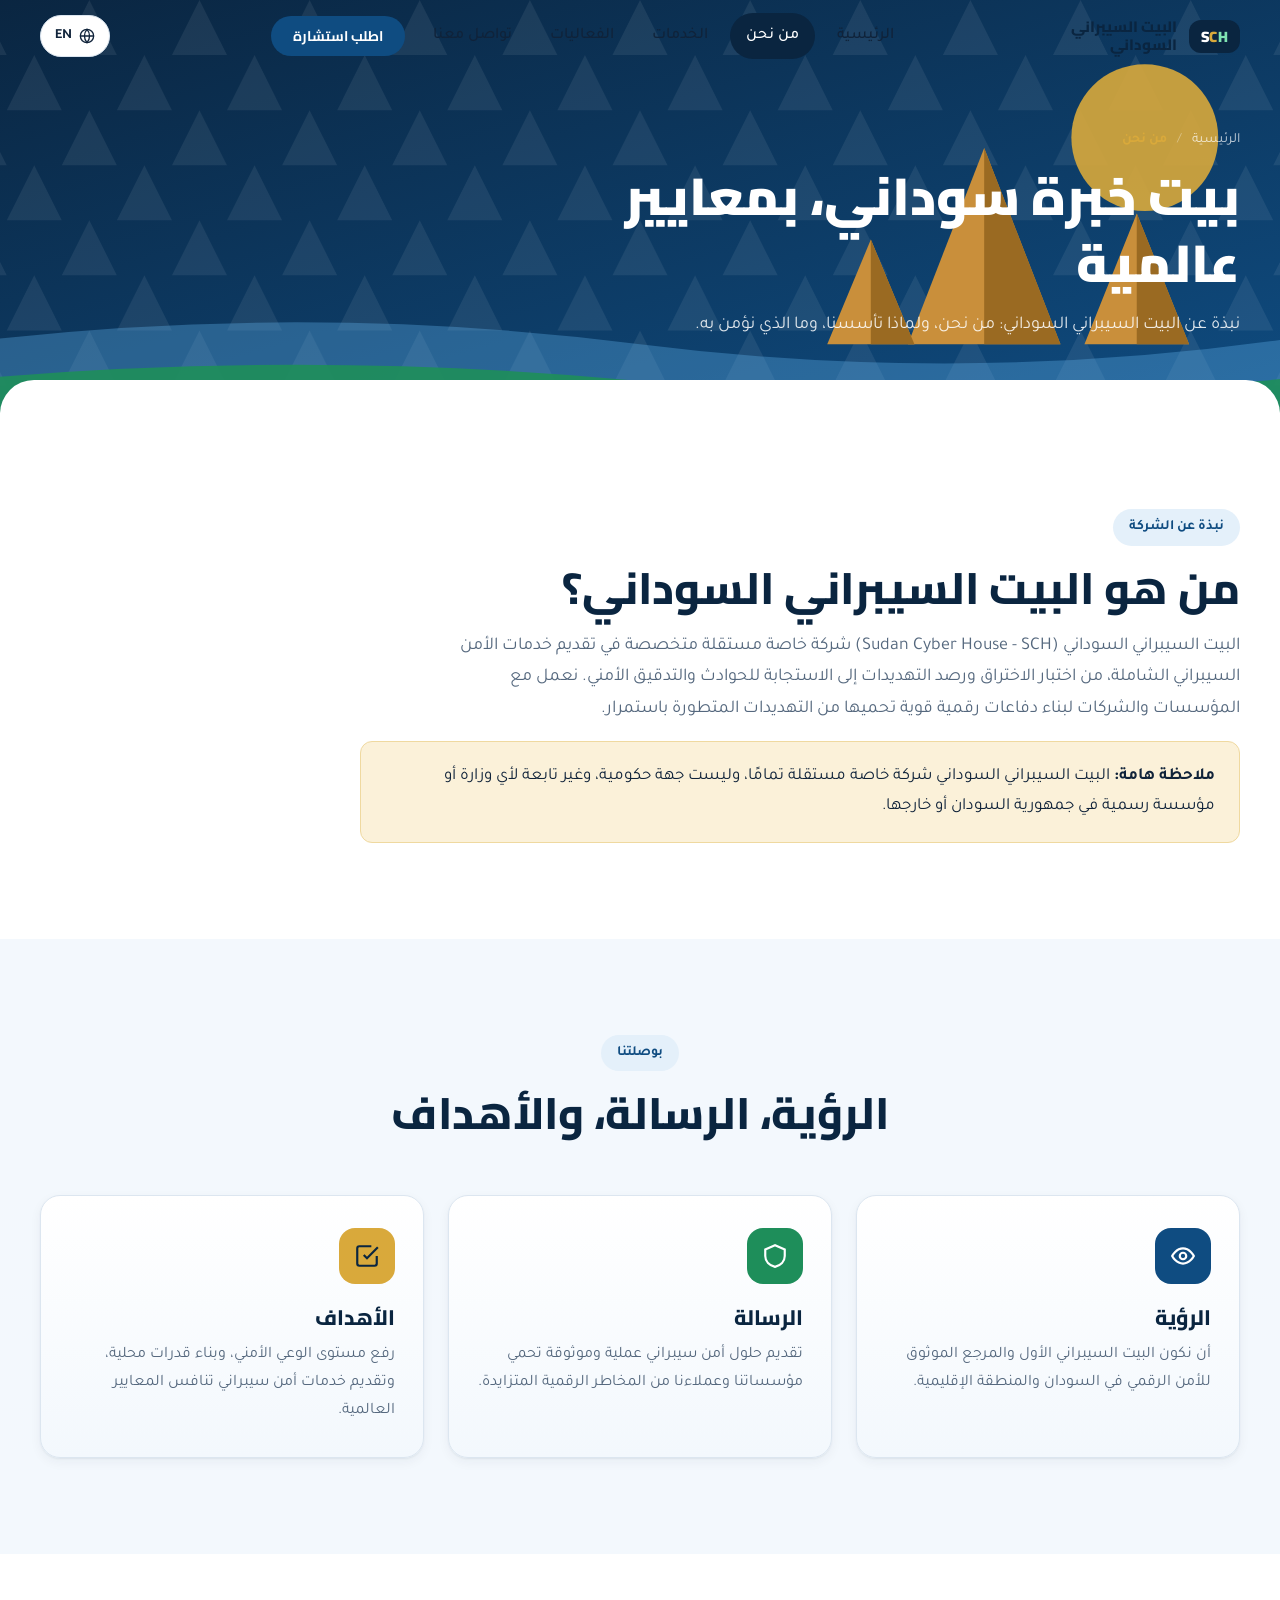
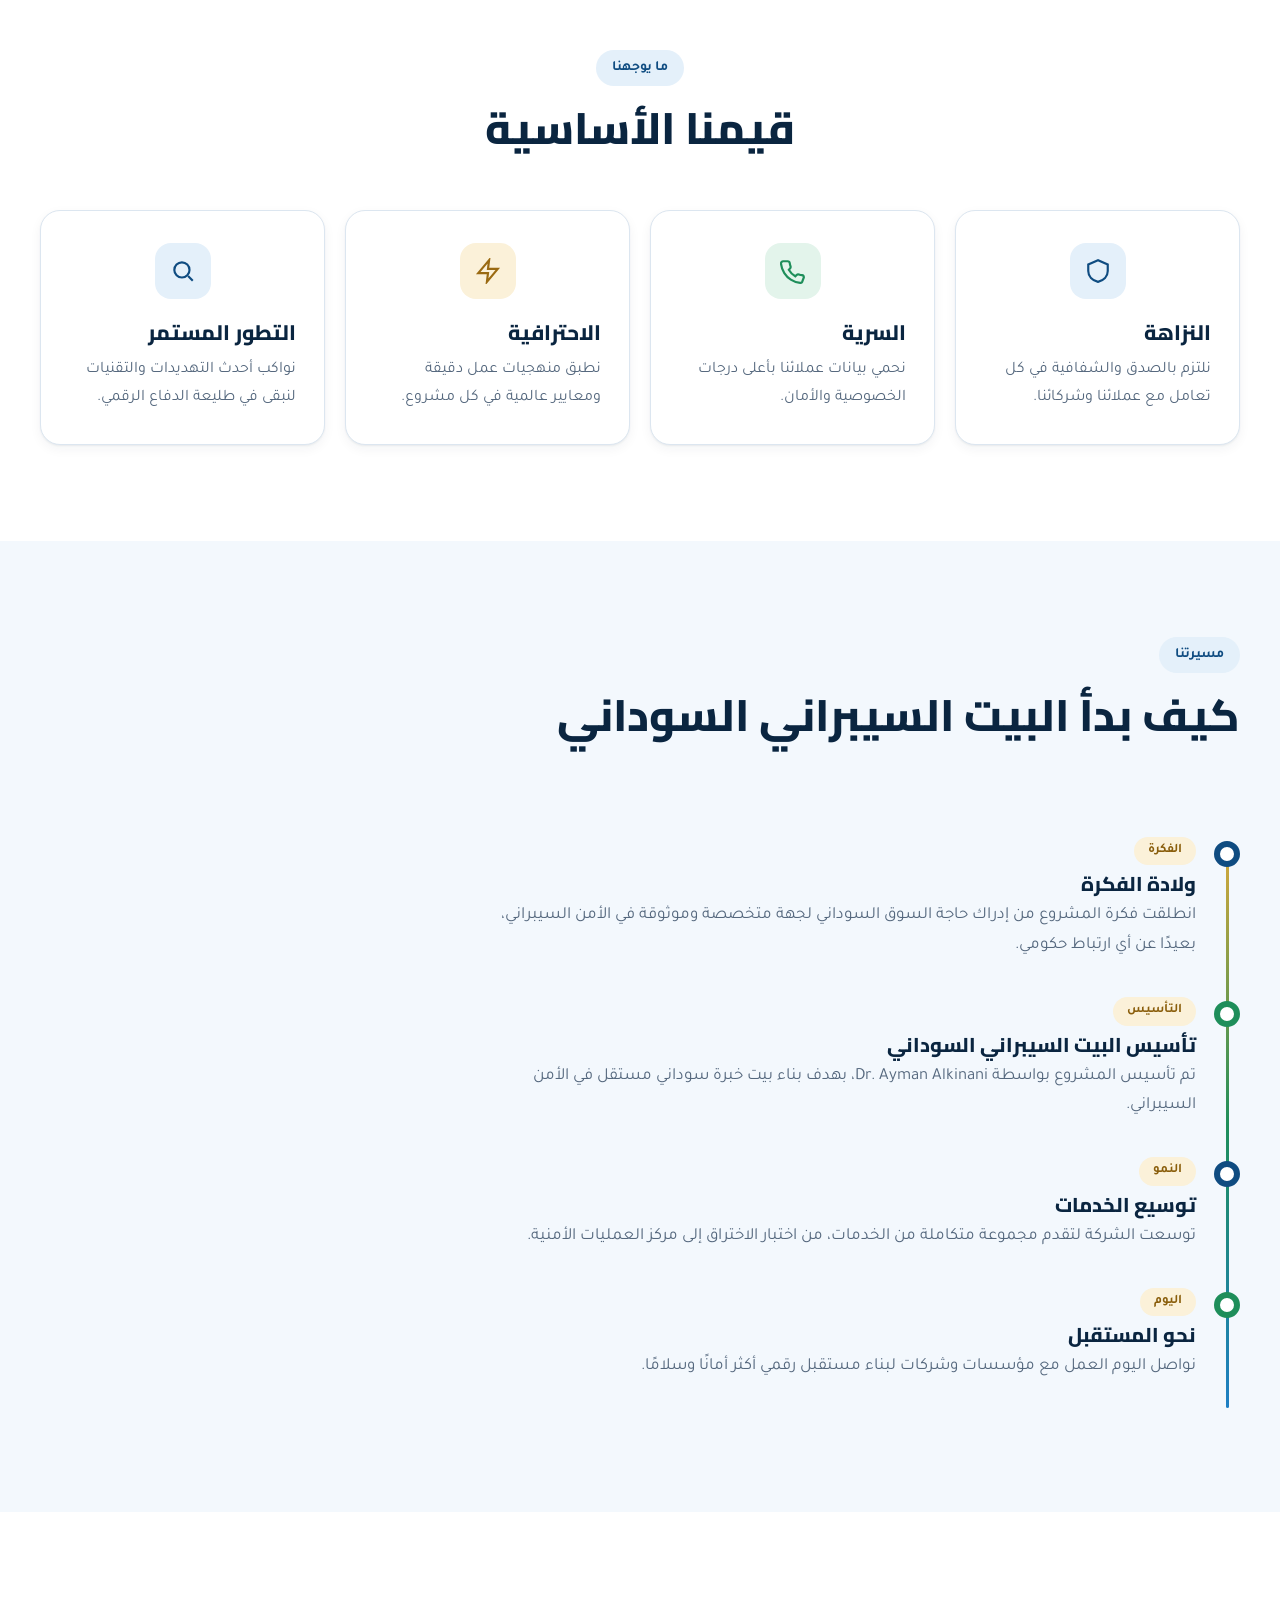
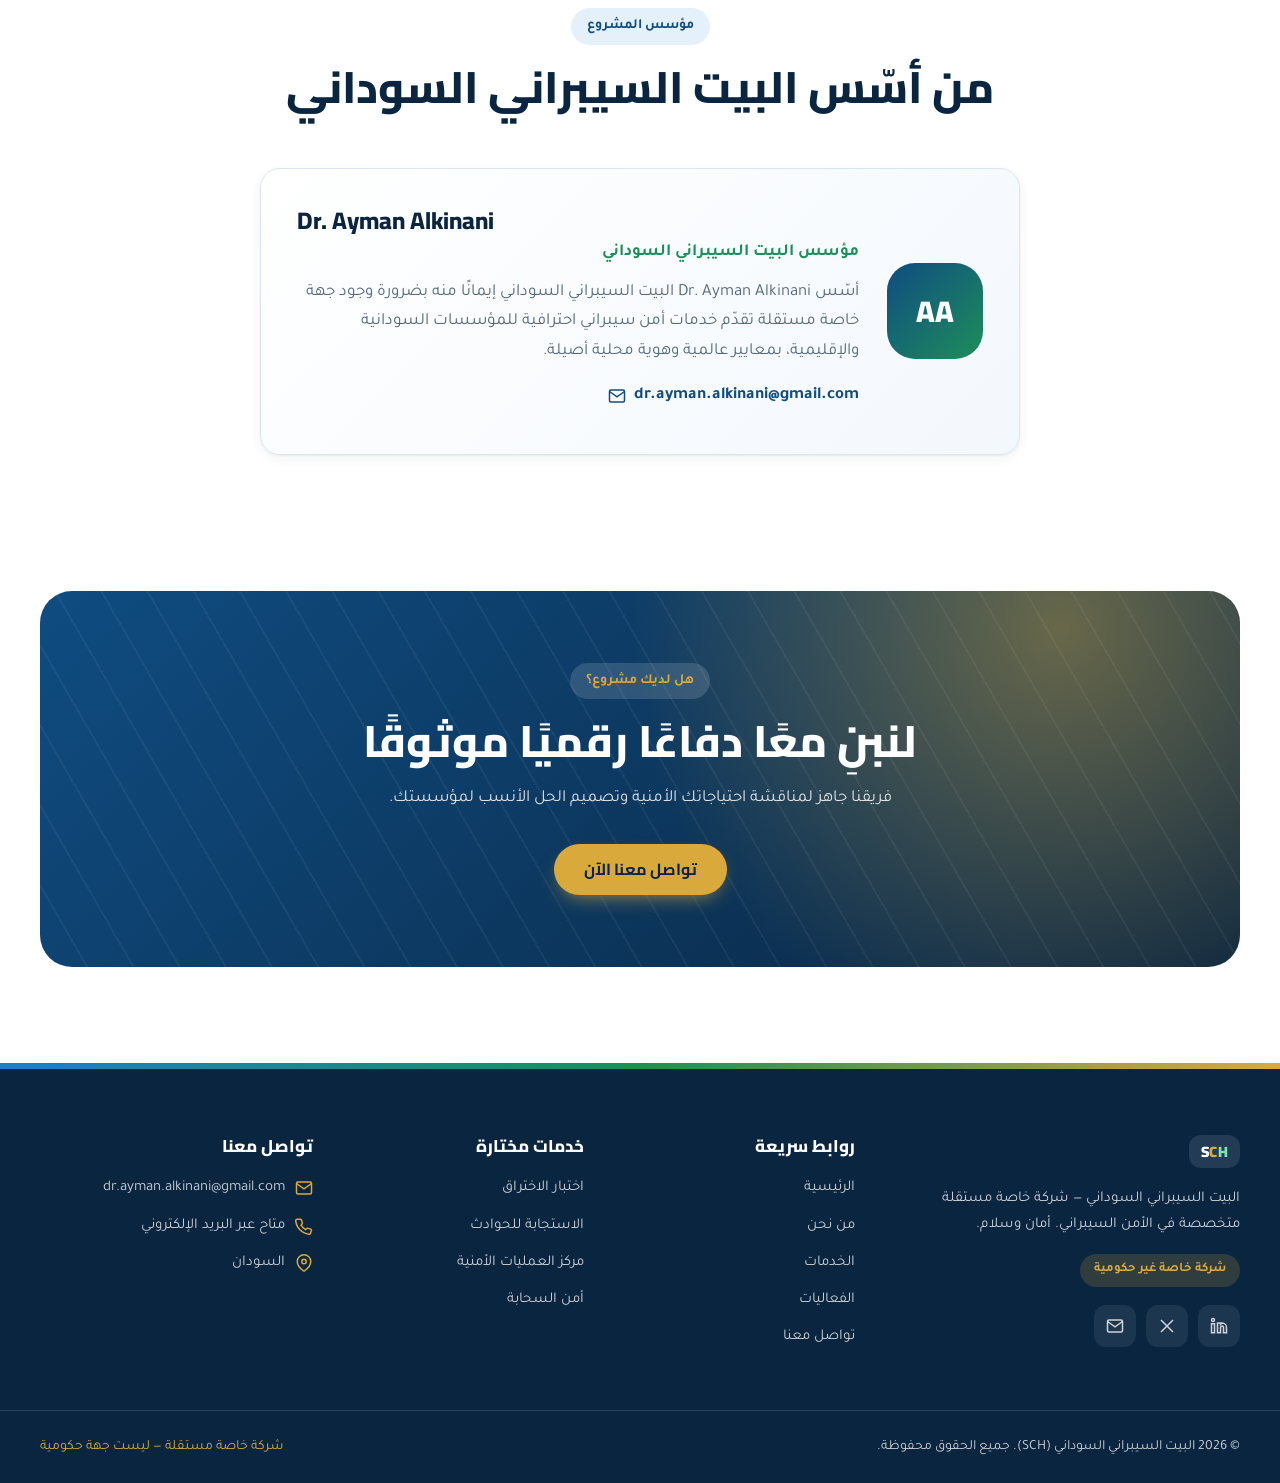
<file: about.html>
<!DOCTYPE html>
<html lang="ar" dir="rtl" data-title-ar="من نحن | البيت السيبراني السوداني" data-title-en="About Us | Sudan Cyber House">
<head>
<meta charset="UTF-8" />
<meta name="viewport" content="width=device-width, initial-scale=1.0" />
<title>من نحن | البيت السيبراني السوداني</title>
<meta name="description" content="تعرف على البيت السيبراني السوداني (SCH)، شركة خاصة مستقلة للأمن السيبراني، رؤيتها، رسالتها، قيمها، ومؤسسها Dr. Ayman Alkinani." />
<meta name="theme-color" content="#0A2540" />
<link rel="icon" href="data:image/svg+xml,<svg xmlns=%22http://www.w3.org/2000/svg%22 viewBox=%220 0 24 24%22><text y=%2218%22 font-size=%2218%22 fill=%22%230F4C81%22>🛡</text></svg>" />
<meta name="color-scheme" content="light" />
<link rel="preconnect" href="https://fonts.googleapis.com" />
<link rel="preconnect" href="https://fonts.gstatic.com" crossorigin />
<link rel="stylesheet" href="style.css" />
</head>
<body>

<div id="loading-screen" aria-hidden="true">
  <div class="loader-logo"><span class="l-s">S</span><span class="l-c">C</span><span class="l-h">H</span></div>
  <div class="loader-bar"></div>
  <div class="loader-text" data-ar="جاري تأمين الاتصال" data-en="Securing connection">جاري تأمين الاتصال</div>
</div>

<header id="navbar">
  <div class="container nav-inner">
    <a href="index.html" class="brand" aria-label="Sudan Cyber House">
      <span class="brand-logo"><span class="l-s">S</span><span class="l-c">C</span><span class="l-h">H</span></span>
      <span class="brand-name" data-ar="البيت السيبراني<br>السوداني" data-en="Sudan Cyber<br>House">البيت السيبراني<br>السوداني</span>
    </a>
    <nav class="nav-links" id="navLinks">
      <a href="index.html" data-ar="الرئيسية" data-en="Home">الرئيسية</a>
      <a href="about.html" data-ar="من نحن" data-en="About">من نحن</a>
      <a href="services.html" data-ar="الخدمات" data-en="Services">الخدمات</a>
      <a href="events.html" data-ar="الفعاليات" data-en="Events">الفعاليات</a>
      <a href="contact.html" data-ar="تواصل معنا" data-en="Contact">تواصل معنا</a>
      <a href="contact.html" class="btn btn-primary btn-sm" data-ar="اطلب استشارة" data-en="Get a Consultation">اطلب استشارة</a>
    </nav>
    <div class="nav-actions">
      <button class="lang-toggle" aria-label="Toggle language">
        <svg viewBox="0 0 24 24" fill="none" stroke="currentColor" stroke-width="2"><circle cx="12" cy="12" r="10"/><path d="M2 12h20M12 2a15 15 0 0 1 0 20 15 15 0 0 1 0-20z"/></svg>
        <span class="lang-label">EN</span>
      </button>
      <button class="nav-burger" id="navBurger" aria-label="Menu"><span></span><span></span><span></span></button>
    </div>
  </div>
</header>

<main>

<section class="page-hero" style="--banner:url(assets/img/banner-about.svg)">
  <div class="container">
    <div class="breadcrumb"><span data-ar="الرئيسية" data-en="Home">الرئيسية</span><span class="sep">/</span><span data-ar="من نحن" data-en="About">من نحن</span></div>
    <h1 data-ar="بيت خبرة سوداني، بمعايير عالمية" data-en="A Sudanese House of Expertise, Global Standards">بيت خبرة سوداني، بمعايير عالمية</h1>
    <p data-ar="نبذة عن البيت السيبراني السوداني: من نحن، ولماذا تأسسنا، وما الذي نؤمن به." data-en="An introduction to Sudan Cyber House: who we are, why we were founded, and what we believe in.">نبذة عن البيت السيبراني السوداني: من نحن، ولماذا تأسسنا، وما الذي نؤمن به.</p>
  </div>
</section>

<!-- ===== Overview ===== -->
<section class="section">
  <div class="container">
    <div class="grid" style="grid-template-columns: 1fr; max-width:880px;">
      <div class="reveal">
        <span class="eyebrow" data-ar="نبذة عن الشركة" data-en="Company Overview">نبذة عن الشركة</span>
        <h2 class="section-title" data-ar="من هو البيت السيبراني السوداني؟" data-en="Who is Sudan Cyber House?">من هو البيت السيبراني السوداني؟</h2>
        <p class="section-desc" style="max-width:820px; margin-bottom:16px;" data-ar="البيت السيبراني السوداني (Sudan Cyber House - SCH) شركة خاصة مستقلة متخصصة في تقديم خدمات الأمن السيبراني الشاملة، من اختبار الاختراق ورصد التهديدات إلى الاستجابة للحوادث والتدقيق الأمني. نعمل مع المؤسسات والشركات لبناء دفاعات رقمية قوية تحميها من التهديدات المتطورة باستمرار." data-en="Sudan Cyber House (SCH) is an independent private company specialized in delivering comprehensive cybersecurity services — from penetration testing and threat monitoring to incident response and security auditing. We work with organizations and businesses to build strong digital defenses against constantly evolving threats.">
          البيت السيبراني السوداني (Sudan Cyber House - SCH) شركة خاصة مستقلة متخصصة في تقديم خدمات الأمن السيبراني الشاملة، من اختبار الاختراق ورصد التهديدات إلى الاستجابة للحوادث والتدقيق الأمني. نعمل مع المؤسسات والشركات لبناء دفاعات رقمية قوية تحميها من التهديدات المتطورة باستمرار.
        </p>
        <div class="legal-note-box">
          <strong data-ar="ملاحظة هامة: " data-en="Important note: ">ملاحظة هامة: </strong>
          <span data-ar="البيت السيبراني السوداني شركة خاصة مستقلة تمامًا، وليست جهة حكومية، وغير تابعة لأي وزارة أو مؤسسة رسمية في جمهورية السودان أو خارجها." data-en="Sudan Cyber House is a fully independent private company. It is not a government entity and is not affiliated with any ministry or official institution, in Sudan or elsewhere.">البيت السيبراني السوداني شركة خاصة مستقلة تمامًا، وليست جهة حكومية، وغير تابعة لأي وزارة أو مؤسسة رسمية في جمهورية السودان أو خارجها.</span>
        </div>
      </div>
    </div>
  </div>
</section>

<!-- ===== Vision / Mission / Goals ===== -->
<section class="section sec-soft">
  <div class="container">
    <div class="section-head center reveal">
      <span class="eyebrow" data-ar="بوصلتنا" data-en="Our Compass">بوصلتنا</span>
      <h2 class="section-title" data-ar="الرؤية، الرسالة، والأهداف" data-en="Vision, Mission & Goals">الرؤية، الرسالة، والأهداف</h2>
    </div>
    <div class="grid grid-3">
      <div class="card mvv-card reveal">
        <div class="card-icon"><svg viewBox="0 0 24 24" fill="none" stroke="currentColor" stroke-width="2"><circle cx="12" cy="12" r="3"/><path d="M2 12s3.5-7 10-7 10 7 10 7-3.5 7-10 7-10-7-10-7z"/></svg></div>
        <h3 data-ar="الرؤية" data-en="Vision">الرؤية</h3>
        <p data-ar="أن نكون البيت السيبراني الأول والمرجع الموثوق للأمن الرقمي في السودان والمنطقة الإقليمية." data-en="To be the leading cyber house and trusted reference for digital security in Sudan and the wider region.">أن نكون البيت السيبراني الأول والمرجع الموثوق للأمن الرقمي في السودان والمنطقة الإقليمية.</p>
      </div>
      <div class="card mvv-card reveal">
        <div class="card-icon"><svg viewBox="0 0 24 24" fill="none" stroke="currentColor" stroke-width="2"><path d="M12 2 3 6v6c0 5 3.8 8.7 9 10 5.2-1.3 9-5 9-10V6z"/></svg></div>
        <h3 data-ar="الرسالة" data-en="Mission">الرسالة</h3>
        <p data-ar="تقديم حلول أمن سيبراني عملية وموثوقة تحمي مؤسساتنا وعملاءنا من المخاطر الرقمية المتزايدة." data-en="Delivering practical, reliable cybersecurity solutions that protect our institutions and clients from growing digital risk.">تقديم حلول أمن سيبراني عملية وموثوقة تحمي مؤسساتنا وعملاءنا من المخاطر الرقمية المتزايدة.</p>
      </div>
      <div class="card mvv-card reveal">
        <div class="card-icon"><svg viewBox="0 0 24 24" fill="none" stroke="currentColor" stroke-width="2"><path d="M9 11l3 3L22 4"/><path d="M21 12v7a2 2 0 0 1-2 2H5a2 2 0 0 1-2-2V5a2 2 0 0 1 2-2h11"/></svg></div>
        <h3 data-ar="الأهداف" data-en="Goals">الأهداف</h3>
        <p data-ar="رفع مستوى الوعي الأمني، وبناء قدرات محلية، وتقديم خدمات أمن سيبراني تنافس المعايير العالمية." data-en="Raising security awareness, building local capacity, and delivering cybersecurity services that compete with global standards.">رفع مستوى الوعي الأمني، وبناء قدرات محلية، وتقديم خدمات أمن سيبراني تنافس المعايير العالمية.</p>
      </div>
    </div>
  </div>
</section>

<!-- ===== Values ===== -->
<section class="section">
  <div class="container">
    <div class="section-head center reveal">
      <span class="eyebrow" data-ar="ما يوجهنا" data-en="What Guides Us">ما يوجهنا</span>
      <h2 class="section-title" data-ar="قيمنا الأساسية" data-en="Our Core Values">قيمنا الأساسية</h2>
    </div>
    <div class="grid grid-4 values-grid">
      <div class="card reveal">
        <div class="card-icon" style="margin-inline:auto;"><svg viewBox="0 0 24 24" fill="none" stroke="currentColor" stroke-width="2"><path d="M12 2 3 6v6c0 5 3.8 8.7 9 10 5.2-1.3 9-5 9-10V6z"/></svg></div>
        <h3 data-ar="النزاهة" data-en="Integrity">النزاهة</h3>
        <p data-ar="نلتزم بالصدق والشفافية في كل تعامل مع عملائنا وشركائنا." data-en="We commit to honesty and transparency in every interaction with clients and partners.">نلتزم بالصدق والشفافية في كل تعامل مع عملائنا وشركائنا.</p>
      </div>
      <div class="card reveal">
        <div class="card-icon" style="margin-inline:auto;"><svg viewBox="0 0 24 24" fill="none" stroke="currentColor" stroke-width="2"><path d="M20.8 21a2 2 0 0 1-2.18 2 19.8 19.8 0 0 1-8.63-3.07 19.5 19.5 0 0 1-6-6 19.8 19.8 0 0 1-3.07-8.67A2 2 0 0 1 3 3h4a2 2 0 0 1 2 1.72c.13.96.36 1.9.68 2.81a2 2 0 0 1-.45 2.11L8.1 10.9a16 16 0 0 0 6 6l1.27-1.27a2 2 0 0 1 2.11-.45c.9.32 1.85.55 2.81.68A2 2 0 0 1 22 17.92z"/></svg></div>
        <h3 data-ar="السرية" data-en="Confidentiality">السرية</h3>
        <p data-ar="نحمي بيانات عملائنا بأعلى درجات الخصوصية والأمان." data-en="We protect client data with the highest level of privacy and security.">نحمي بيانات عملائنا بأعلى درجات الخصوصية والأمان.</p>
      </div>
      <div class="card reveal">
        <div class="card-icon" style="margin-inline:auto;"><svg viewBox="0 0 24 24" fill="none" stroke="currentColor" stroke-width="2"><path d="M13 2 3 14h9l-1 8 10-12h-9z"/></svg></div>
        <h3 data-ar="الاحترافية" data-en="Professionalism">الاحترافية</h3>
        <p data-ar="نطبق منهجيات عمل دقيقة ومعايير عالمية في كل مشروع." data-en="We apply rigorous methodologies and global standards to every project.">نطبق منهجيات عمل دقيقة ومعايير عالمية في كل مشروع.</p>
      </div>
      <div class="card reveal">
        <div class="card-icon" style="margin-inline:auto;"><svg viewBox="0 0 24 24" fill="none" stroke="currentColor" stroke-width="2"><circle cx="11" cy="11" r="7"/><path d="M21 21l-4.3-4.3"/></svg></div>
        <h3 data-ar="التطور المستمر" data-en="Continuous Growth">التطور المستمر</h3>
        <p data-ar="نواكب أحدث التهديدات والتقنيات لنبقى في طليعة الدفاع الرقمي." data-en="We keep pace with the latest threats and technologies to stay at the forefront of digital defense.">نواكب أحدث التهديدات والتقنيات لنبقى في طليعة الدفاع الرقمي.</p>
      </div>
    </div>
  </div>
</section>

<!-- ===== Journey / Timeline ===== -->
<section class="section sec-soft">
  <div class="container">
    <div class="grid" style="grid-template-columns: 1fr; max-width:760px;">
      <div class="section-head reveal">
        <span class="eyebrow" data-ar="مسيرتنا" data-en="Our Journey">مسيرتنا</span>
        <h2 class="section-title" data-ar="كيف بدأ البيت السيبراني السوداني" data-en="How Sudan Cyber House Began">كيف بدأ البيت السيبراني السوداني</h2>
      </div>
      <div class="timeline reveal">
        <div class="timeline-item">
          <span class="timeline-dot"></span>
          <span class="t-tag" data-ar="الفكرة" data-en="The Idea">الفكرة</span>
          <h4 data-ar="ولادة الفكرة" data-en="The Idea Is Born">ولادة الفكرة</h4>
          <p data-ar="انطلقت فكرة المشروع من إدراك حاجة السوق السوداني لجهة متخصصة وموثوقة في الأمن السيبراني، بعيدًا عن أي ارتباط حكومي." data-en="The idea began from recognizing the Sudanese market's need for a specialized, trustworthy cybersecurity body — independent of any government affiliation.">انطلقت فكرة المشروع من إدراك حاجة السوق السوداني لجهة متخصصة وموثوقة في الأمن السيبراني، بعيدًا عن أي ارتباط حكومي.</p>
        </div>
        <div class="timeline-item">
          <span class="timeline-dot"></span>
          <span class="t-tag" data-ar="التأسيس" data-en="Founding">التأسيس</span>
          <h4 data-ar="تأسيس البيت السيبراني السوداني" data-en="Sudan Cyber House Is Founded">تأسيس البيت السيبراني السوداني</h4>
          <p data-ar="تم تأسيس المشروع بواسطة Dr. Ayman Alkinani، بهدف بناء بيت خبرة سوداني مستقل في الأمن السيبراني." data-en="The project was founded by Dr. Ayman Alkinani, with the goal of building an independent Sudanese house of cybersecurity expertise.">تم تأسيس المشروع بواسطة Dr. Ayman Alkinani، بهدف بناء بيت خبرة سوداني مستقل في الأمن السيبراني.</p>
        </div>
        <div class="timeline-item">
          <span class="timeline-dot"></span>
          <span class="t-tag" data-ar="النمو" data-en="Growth">النمو</span>
          <h4 data-ar="توسيع الخدمات" data-en="Expanding Our Services">توسيع الخدمات</h4>
          <p data-ar="توسعت الشركة لتقدم مجموعة متكاملة من الخدمات، من اختبار الاختراق إلى مركز العمليات الأمنية." data-en="The company expanded to offer a full suite of services, from penetration testing to a Security Operations Center.">توسعت الشركة لتقدم مجموعة متكاملة من الخدمات، من اختبار الاختراق إلى مركز العمليات الأمنية.</p>
        </div>
        <div class="timeline-item">
          <span class="timeline-dot"></span>
          <span class="t-tag" data-ar="اليوم" data-en="Today">اليوم</span>
          <h4 data-ar="نحو المستقبل" data-en="Looking Ahead">نحو المستقبل</h4>
          <p data-ar="نواصل اليوم العمل مع مؤسسات وشركات لبناء مستقبل رقمي أكثر أمانًا وسلامًا." data-en="Today, we continue working with institutions and businesses to build a safer, more secure digital future.">نواصل اليوم العمل مع مؤسسات وشركات لبناء مستقبل رقمي أكثر أمانًا وسلامًا.</p>
        </div>
      </div>
    </div>
  </div>
</section>

<!-- ===== Founder ===== -->
<section class="section">
  <div class="container">
    <div class="section-head center reveal">
      <span class="eyebrow" data-ar="مؤسس المشروع" data-en="Founder">مؤسس المشروع</span>
      <h2 class="section-title" data-ar="من أسّس البيت السيبراني السوداني" data-en="Who Founded Sudan Cyber House">من أسّس البيت السيبراني السوداني</h2>
    </div>
    <div class="glass founder-card reveal" style="max-width:760px; margin-inline:auto;">
      <div class="founder-avatar">AA</div>
      <div class="founder-info">
        <h3>Dr. Ayman Alkinani</h3>
        <span class="role" data-ar="مؤسس البيت السيبراني السوداني" data-en="Founder, Sudan Cyber House">مؤسس البيت السيبراني السوداني</span>
        <p data-ar="أسّس Dr. Ayman Alkinani البيت السيبراني السوداني إيمانًا منه بضرورة وجود جهة خاصة مستقلة تقدّم خدمات أمن سيبراني احترافية للمؤسسات السودانية والإقليمية، بمعايير عالمية وهوية محلية أصيلة." data-en="Dr. Ayman Alkinani founded Sudan Cyber House out of a belief in the need for an independent private body offering professional cybersecurity services to Sudanese and regional organizations, with global standards and an authentic local identity.">أسّس Dr. Ayman Alkinani البيت السيبراني السوداني إيمانًا منه بضرورة وجود جهة خاصة مستقلة تقدّم خدمات أمن سيبراني احترافية للمؤسسات السودانية والإقليمية، بمعايير عالمية وهوية محلية أصيلة.</p>
        <a href="mailto:dr.ayman.alkinani@gmail.com" class="founder-email">
          <svg viewBox="0 0 24 24" fill="none" stroke="currentColor" stroke-width="2"><rect x="2" y="4" width="20" height="16" rx="2"/><path d="m22 6-10 7L2 6"/></svg>
          dr.ayman.alkinani@gmail.com
        </a>
      </div>
    </div>
  </div>
</section>

<!-- ===== CTA ===== -->
<section class="cta-section">
  <div class="container">
    <div class="cta-box reveal">
      <span class="eyebrow" data-ar="هل لديك مشروع؟" data-en="Have a Project?">هل لديك مشروع؟</span>
      <h2 data-ar="لنبنِ معًا دفاعًا رقميًا موثوقًا" data-en="Let's Build a Trustworthy Digital Defense, Together">لنبنِ معًا دفاعًا رقميًا موثوقًا</h2>
      <p data-ar="فريقنا جاهز لمناقشة احتياجاتك الأمنية وتصميم الحل الأنسب لمؤسستك." data-en="Our team is ready to discuss your security needs and design the right solution for your organization.">فريقنا جاهز لمناقشة احتياجاتك الأمنية وتصميم الحل الأنسب لمؤسستك.</p>
      <div class="cta-actions">
        <a href="contact.html" class="btn btn-primary" data-ar="تواصل معنا الآن" data-en="Contact Us Now">تواصل معنا الآن</a>
      </div>
    </div>
  </div>
</section>

</main>

<footer>
  <div class="container footer-top">
    <div class="footer-grid">
      <div class="footer-about">
        <span class="brand-logo"><span class="l-s">S</span><span class="l-c">C</span><span class="l-h">H</span></span>
        <p data-ar="البيت السيبراني السوداني — شركة خاصة مستقلة متخصصة في الأمن السيبراني. أمان وسلام." data-en="Sudan Cyber House — an independent private cybersecurity company. Security & Peace.">البيت السيبراني السوداني — شركة خاصة مستقلة متخصصة في الأمن السيبراني. أمان وسلام.</p>
        <span class="footer-badge" data-ar="شركة خاصة غير حكومية" data-en="Private, Non-Government Company">شركة خاصة غير حكومية</span>
        <div class="footer-social">
          <a href="#" aria-label="LinkedIn"><svg viewBox="0 0 24 24" fill="none" stroke="currentColor" stroke-width="2"><path d="M16 8a6 6 0 0 1 6 6v7h-4v-7a2 2 0 0 0-4 0v7h-4V8h4v1.5A6 6 0 0 1 16 8z"/><rect x="2" y="9" width="4" height="12"/><circle cx="4" cy="4" r="2"/></svg></a>
          <a href="#" aria-label="X"><svg viewBox="0 0 24 24" fill="none" stroke="currentColor" stroke-width="2"><path d="M4 4l16 16M20 4L4 20"/></svg></a>
          <a href="mailto:dr.ayman.alkinani@gmail.com" aria-label="Email"><svg viewBox="0 0 24 24" fill="none" stroke="currentColor" stroke-width="2"><rect x="2" y="4" width="20" height="16" rx="2"/><path d="m22 6-10 7L2 6"/></svg></a>
        </div>
      </div>
      <div class="footer-links-col">
        <h4 class="footer-title" data-ar="روابط سريعة" data-en="Quick Links">روابط سريعة</h4>
        <ul class="footer-links">
          <li><a href="index.html" data-ar="الرئيسية" data-en="Home">الرئيسية</a></li>
          <li><a href="about.html" data-ar="من نحن" data-en="About">من نحن</a></li>
          <li><a href="services.html" data-ar="الخدمات" data-en="Services">الخدمات</a></li>
          <li><a href="events.html" data-ar="الفعاليات" data-en="Events">الفعاليات</a></li>
          <li><a href="contact.html" data-ar="تواصل معنا" data-en="Contact">تواصل معنا</a></li>
        </ul>
      </div>
      <div class="footer-links-col">
        <h4 class="footer-title" data-ar="خدمات مختارة" data-en="Featured Services">خدمات مختارة</h4>
        <ul class="footer-links">
          <li><a href="services.html" data-ar="اختبار الاختراق" data-en="Penetration Testing">اختبار الاختراق</a></li>
          <li><a href="services.html" data-ar="الاستجابة للحوادث" data-en="Incident Response">الاستجابة للحوادث</a></li>
          <li><a href="services.html" data-ar="مركز العمليات الأمنية" data-en="SOC">مركز العمليات الأمنية</a></li>
          <li><a href="services.html" data-ar="أمن السحابة" data-en="Cloud Security">أمن السحابة</a></li>
        </ul>
      </div>
      <div class="footer-contact-col">
        <h4 class="footer-title" data-ar="تواصل معنا" data-en="Get in Touch">تواصل معنا</h4>
        <ul class="footer-contact">
          <li><svg viewBox="0 0 24 24" fill="none" stroke="currentColor" stroke-width="2"><rect x="2" y="4" width="20" height="16" rx="2"/><path d="m22 6-10 7L2 6"/></svg><a href="mailto:dr.ayman.alkinani@gmail.com">dr.ayman.alkinani@gmail.com</a></li>
          <li><svg viewBox="0 0 24 24" fill="none" stroke="currentColor" stroke-width="2"><path d="M20.8 21a2 2 0 0 1-2.18 2 19.8 19.8 0 0 1-8.63-3.07 19.5 19.5 0 0 1-6-6 19.8 19.8 0 0 1-3.07-8.67A2 2 0 0 1 3 3h4a2 2 0 0 1 2 1.72c.13.96.36 1.9.68 2.81a2 2 0 0 1-.45 2.11L8.1 10.9a16 16 0 0 0 6 6l1.27-1.27a2 2 0 0 1 2.11-.45c.9.32 1.85.55 2.81.68A2 2 0 0 1 22 17.92z"/></svg><span data-ar="متاح عبر البريد الإلكتروني" data-en="Available via email">متاح عبر البريد الإلكتروني</span></li>
          <li><svg viewBox="0 0 24 24" fill="none" stroke="currentColor" stroke-width="2"><path d="M21 10c0 7-9 13-9 13s-9-6-9-13a9 9 0 0 1 18 0z"/><circle cx="12" cy="10" r="3"/></svg><span data-ar="السودان" data-en="Sudan">السودان</span></li>
        </ul>
      </div>
    </div>
  </div>
  <div class="divider"></div>
  <div class="container footer-bottom">
    <span data-ar="© 2026 البيت السيبراني السوداني (SCH). جميع الحقوق محفوظة." data-en="© 2026 Sudan Cyber House (SCH). All rights reserved.">© 2026 البيت السيبراني السوداني (SCH). جميع الحقوق محفوظة.</span>
    <span class="legal-note" data-ar="شركة خاصة مستقلة — ليست جهة حكومية" data-en="Independent Private Company — Not a Government Entity">شركة خاصة مستقلة — ليست جهة حكومية</span>
  </div>
</footer>

<!-- ===== Mobile app bar ===== -->
<nav class="tabbar" aria-label="التنقل الرئيسي">
  <a href="index.html"><svg viewBox="0 0 24 24" fill="none" stroke="currentColor" stroke-width="2" stroke-linecap="round" stroke-linejoin="round"><path d="M3 11l9-8 9 8"/><path d="M5 10v10h5v-6h4v6h5V10"/></svg><span data-ar="الرئيسية" data-en="Home">الرئيسية</span></a>
  <a href="about.html"><svg viewBox="0 0 24 24" fill="none" stroke="currentColor" stroke-width="2" stroke-linecap="round" stroke-linejoin="round"><circle cx="12" cy="8" r="4"/><path d="M4 21c0-4 4-6 8-6s8 2 8 6"/></svg><span data-ar="من نحن" data-en="About">من نحن</span></a>
  <a href="services.html"><svg viewBox="0 0 24 24" fill="none" stroke="currentColor" stroke-width="2" stroke-linecap="round" stroke-linejoin="round"><path d="M12 2 3 6v6c0 5 3.8 8.7 9 10 5.2-1.3 9-5 9-10V6z"/><path d="M9 12l2 2 4-4"/></svg><span data-ar="الخدمات" data-en="Services">الخدمات</span></a>
  <a href="events.html"><svg viewBox="0 0 24 24" fill="none" stroke="currentColor" stroke-width="2" stroke-linecap="round" stroke-linejoin="round"><rect x="3" y="4" width="18" height="17" rx="3"/><path d="M3 10h18M8 2v4M16 2v4"/></svg><span data-ar="الفعاليات" data-en="Events">الفعاليات</span></a>
  <a href="contact.html"><svg viewBox="0 0 24 24" fill="none" stroke="currentColor" stroke-width="2" stroke-linecap="round" stroke-linejoin="round"><rect x="2" y="4" width="20" height="16" rx="3"/><path d="m22 6-10 7L2 6"/></svg><span data-ar="تواصل" data-en="Contact">تواصل</span></a>
</nav>


<button id="backToTop" aria-label="Back to top">
  <svg viewBox="0 0 24 24" fill="none" stroke="currentColor" stroke-width="2"><path d="M12 19V5M5 12l7-7 7 7"/></svg>
</button>

<script src="main.js"></script>
</body>
</html>
</file>
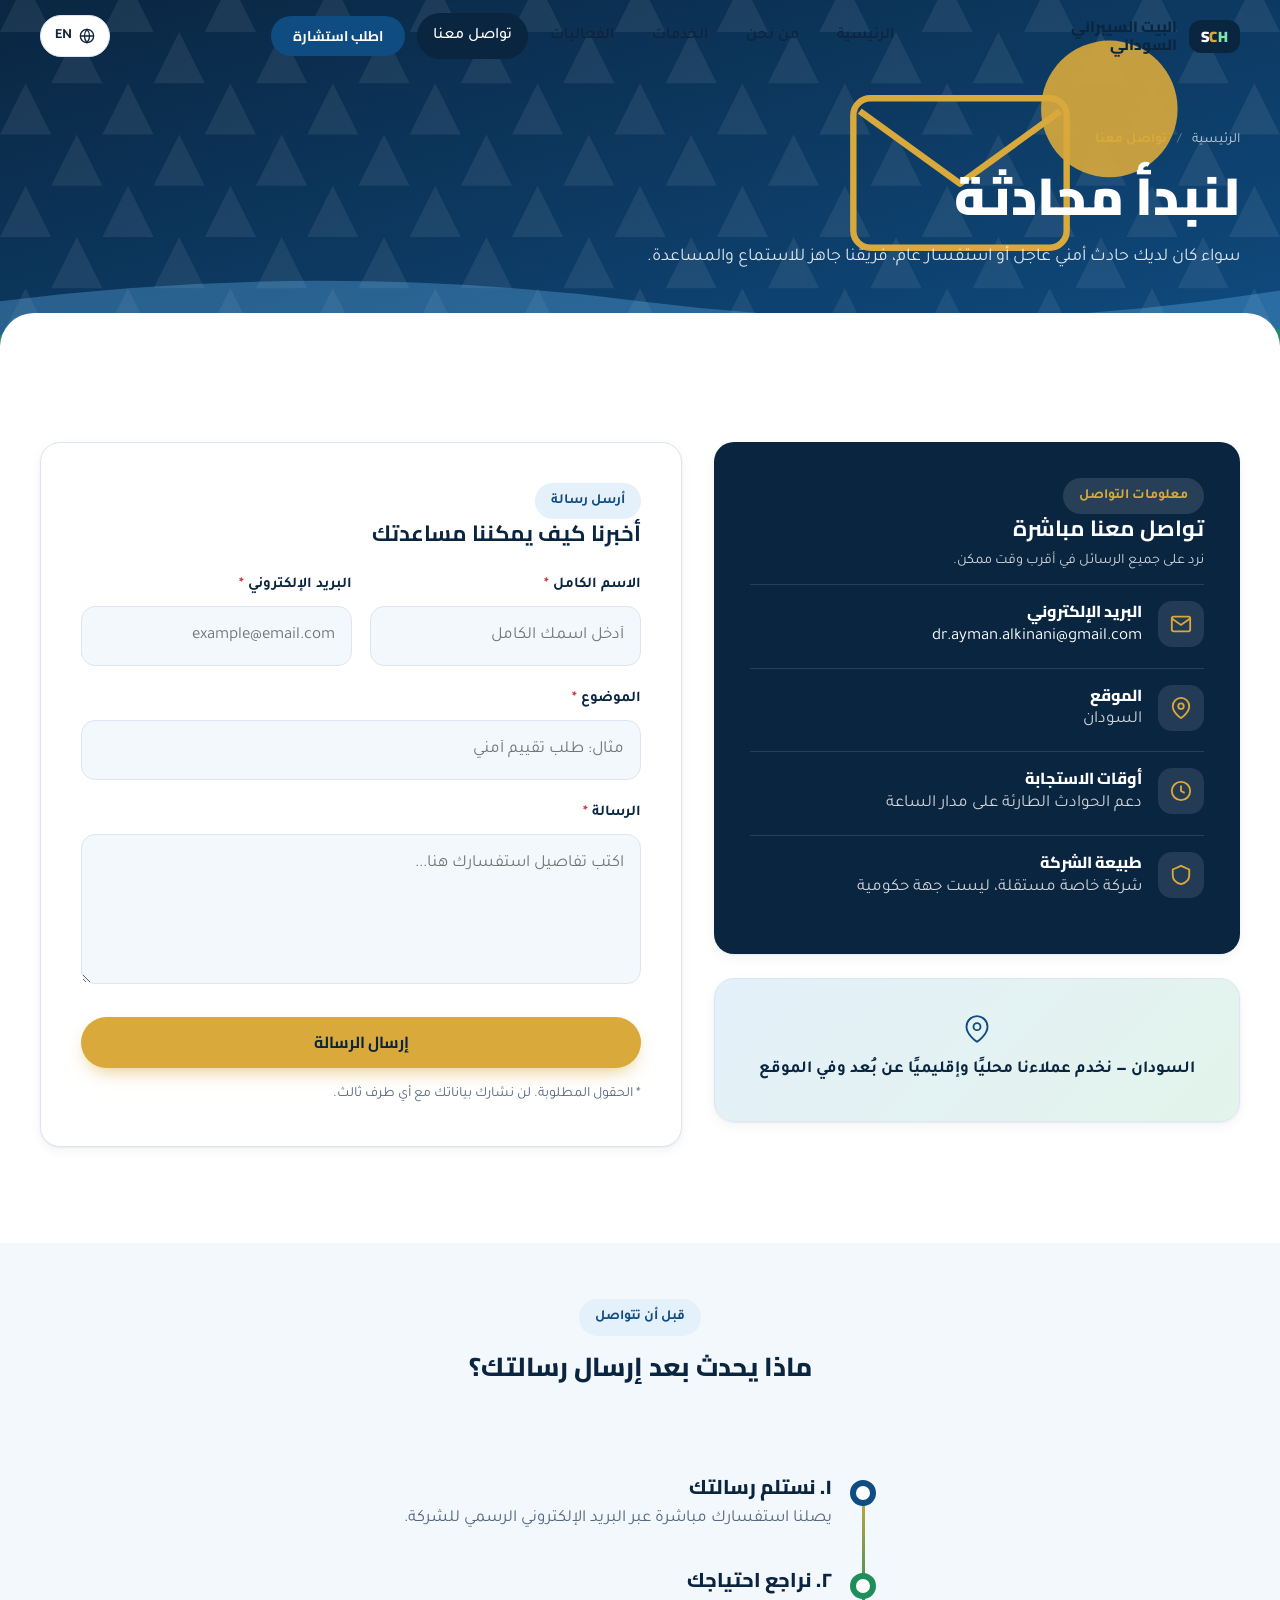
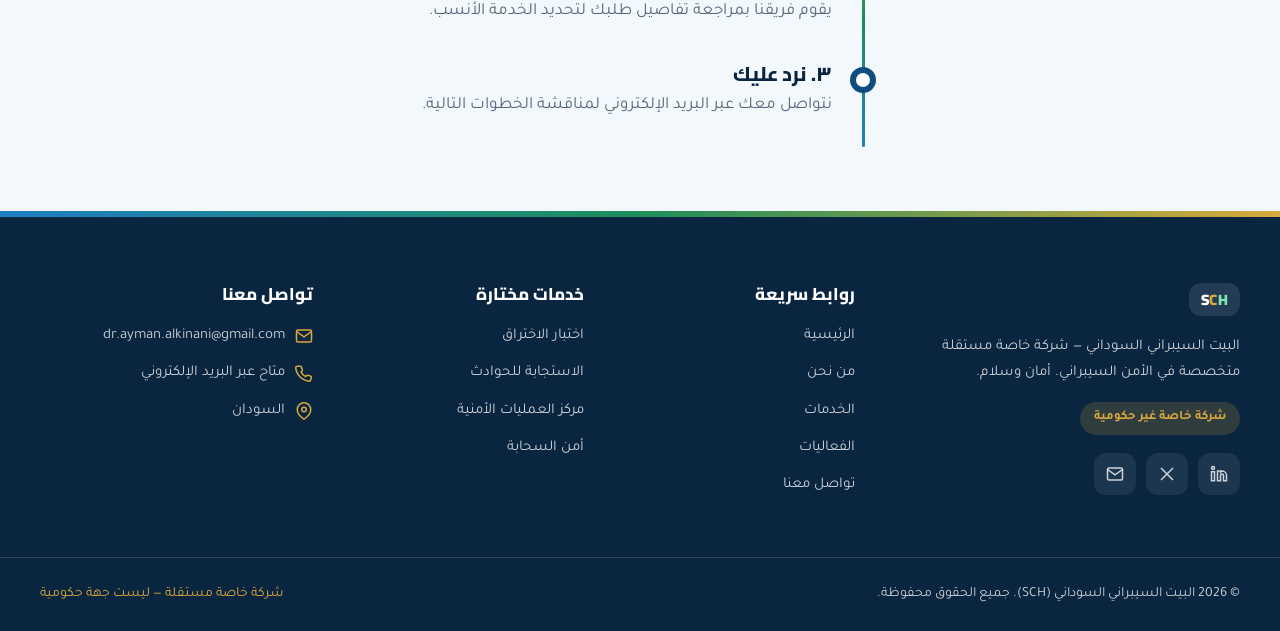
<file: contact.html>
<!DOCTYPE html>
<html lang="ar" dir="rtl" data-title-ar="تواصل معنا | البيت السيبراني السوداني" data-title-en="Contact Us | Sudan Cyber House">
<head>
<meta charset="UTF-8" />
<meta name="viewport" content="width=device-width, initial-scale=1.0" />
<title>تواصل معنا | البيت السيبراني السوداني</title>
<meta name="description" content="تواصل مع فريق البيت السيبراني السوداني لبدء تقييم أمني، أو الاستفسار عن خدماتنا في الأمن السيبراني." />
<meta name="theme-color" content="#0A2540" />
<link rel="icon" href="data:image/svg+xml,<svg xmlns=%22http://www.w3.org/2000/svg%22 viewBox=%220 0 24 24%22><text y=%2218%22 font-size=%2218%22 fill=%22%230F4C81%22>🛡</text></svg>" />
<meta name="color-scheme" content="light" />
<link rel="preconnect" href="https://fonts.googleapis.com" />
<link rel="preconnect" href="https://fonts.gstatic.com" crossorigin />
<link rel="stylesheet" href="style.css" />
</head>
<body>

<div id="loading-screen" aria-hidden="true">
  <div class="loader-logo"><span class="l-s">S</span><span class="l-c">C</span><span class="l-h">H</span></div>
  <div class="loader-bar"></div>
  <div class="loader-text" data-ar="جاري تأمين الاتصال" data-en="Securing connection">جاري تأمين الاتصال</div>
</div>

<header id="navbar">
  <div class="container nav-inner">
    <a href="index.html" class="brand" aria-label="Sudan Cyber House">
      <span class="brand-logo"><span class="l-s">S</span><span class="l-c">C</span><span class="l-h">H</span></span>
      <span class="brand-name" data-ar="البيت السيبراني<br>السوداني" data-en="Sudan Cyber<br>House">البيت السيبراني<br>السوداني</span>
    </a>
    <nav class="nav-links" id="navLinks">
      <a href="index.html" data-ar="الرئيسية" data-en="Home">الرئيسية</a>
      <a href="about.html" data-ar="من نحن" data-en="About">من نحن</a>
      <a href="services.html" data-ar="الخدمات" data-en="Services">الخدمات</a>
      <a href="events.html" data-ar="الفعاليات" data-en="Events">الفعاليات</a>
      <a href="contact.html" data-ar="تواصل معنا" data-en="Contact">تواصل معنا</a>
      <a href="contact.html" class="btn btn-primary btn-sm" data-ar="اطلب استشارة" data-en="Get a Consultation">اطلب استشارة</a>
    </nav>
    <div class="nav-actions">
      <button class="lang-toggle" aria-label="Toggle language">
        <svg viewBox="0 0 24 24" fill="none" stroke="currentColor" stroke-width="2"><circle cx="12" cy="12" r="10"/><path d="M2 12h20M12 2a15 15 0 0 1 0 20 15 15 0 0 1 0-20z"/></svg>
        <span class="lang-label">EN</span>
      </button>
      <button class="nav-burger" id="navBurger" aria-label="Menu"><span></span><span></span><span></span></button>
    </div>
  </div>
</header>

<main>

<section class="page-hero" style="--banner:url(assets/img/banner-contact.svg)">
  <div class="container">
    <div class="breadcrumb"><span data-ar="الرئيسية" data-en="Home">الرئيسية</span><span class="sep">/</span><span data-ar="تواصل معنا" data-en="Contact">تواصل معنا</span></div>
    <h1 data-ar="لنبدأ محادثة" data-en="Let's Start a Conversation">لنبدأ محادثة</h1>
    <p data-ar="سواء كان لديك حادث أمني عاجل أو استفسار عام، فريقنا جاهز للاستماع والمساعدة." data-en="Whether you have an urgent security incident or a general inquiry, our team is ready to listen and help.">سواء كان لديك حادث أمني عاجل أو استفسار عام، فريقنا جاهز للاستماع والمساعدة.</p>
  </div>
</section>

<section class="section">
  <div class="container">
    <div class="contact-wrap">

      <!-- Contact Info -->
      <div class="reveal">
        <div class="glass contact-info-card">
          <span class="eyebrow" data-ar="معلومات التواصل" data-en="Contact Information">معلومات التواصل</span>
          <h3 style="font-size:22px; font-weight:700; margin-bottom:6px;" data-ar="تواصل معنا مباشرة" data-en="Reach Us Directly">تواصل معنا مباشرة</h3>
          <p style="font-size:14.5px; margin-bottom:10px;" data-ar="نرد على جميع الرسائل في أقرب وقت ممكن." data-en="We respond to all messages as soon as possible.">نرد على جميع الرسائل في أقرب وقت ممكن.</p>

          <div class="contact-info-item">
            <div class="ic"><svg viewBox="0 0 24 24" fill="none" stroke="currentColor" stroke-width="2"><rect x="2" y="4" width="20" height="16" rx="2"/><path d="m22 6-10 7L2 6"/></svg></div>
            <div>
              <h4 data-ar="البريد الإلكتروني" data-en="Email">البريد الإلكتروني</h4>
              <a href="mailto:dr.ayman.alkinani@gmail.com">dr.ayman.alkinani@gmail.com</a>
            </div>
          </div>

          <div class="contact-info-item">
            <div class="ic"><svg viewBox="0 0 24 24" fill="none" stroke="currentColor" stroke-width="2"><path d="M21 10c0 7-9 13-9 13s-9-6-9-13a9 9 0 0 1 18 0z"/><circle cx="12" cy="10" r="3"/></svg></div>
            <div>
              <h4 data-ar="الموقع" data-en="Location">الموقع</h4>
              <p data-ar="السودان" data-en="Sudan">السودان</p>
            </div>
          </div>

          <div class="contact-info-item">
            <div class="ic"><svg viewBox="0 0 24 24" fill="none" stroke="currentColor" stroke-width="2"><circle cx="12" cy="12" r="10"/><path d="M12 6v6l4 2"/></svg></div>
            <div>
              <h4 data-ar="أوقات الاستجابة" data-en="Response Hours">أوقات الاستجابة</h4>
              <p data-ar="دعم الحوادث الطارئة على مدار الساعة" data-en="24/7 emergency incident support">دعم الحوادث الطارئة على مدار الساعة</p>
            </div>
          </div>

          <div class="contact-info-item">
            <div class="ic"><svg viewBox="0 0 24 24" fill="none" stroke="currentColor" stroke-width="2"><path d="M12 2 3 6v6c0 5 3.8 8.7 9 10 5.2-1.3 9-5 9-10V6z"/></svg></div>
            <div>
              <h4 data-ar="طبيعة الشركة" data-en="Company Status">طبيعة الشركة</h4>
              <p data-ar="شركة خاصة مستقلة، ليست جهة حكومية" data-en="Independent private company, not a government entity">شركة خاصة مستقلة، ليست جهة حكومية</p>
            </div>
          </div>
        </div>

        <div class="glass map-glass reveal">
          <div class="map-inner">
            <svg viewBox="0 0 24 24" width="28" height="28" fill="none" stroke="#00D4FF" stroke-width="1.6" style="margin-inline:auto; margin-bottom:12px;"><path d="M21 10c0 7-9 13-9 13s-9-6-9-13a9 9 0 0 1 18 0z"/><circle cx="12" cy="10" r="3"/></svg>
            <div data-ar="السودان — نخدم عملاءنا محليًا وإقليميًا عن بُعد وفي الموقع" data-en="Sudan — serving our clients locally and regionally, remotely and on-site">السودان — نخدم عملاءنا محليًا وإقليميًا عن بُعد وفي الموقع</div>
          </div>
        </div>
      </div>

      <!-- Contact Form -->
      <div class="glass form-card reveal">
        <span class="eyebrow" data-ar="أرسل رسالة" data-en="Send a Message">أرسل رسالة</span>
        <h3 style="font-size:22px; font-weight:700; margin-bottom:24px;" data-ar="أخبرنا كيف يمكننا مساعدتك" data-en="Tell Us How We Can Help">أخبرنا كيف يمكننا مساعدتك</h3>

        <form id="contactForm" novalidate>
          <div class="form-row">
            <div class="form-group">
              <label for="cf-name"><span data-ar="الاسم الكامل" data-en="Full Name">الاسم الكامل</span> <span class="req">*</span></label>
              <input type="text" id="cf-name" class="form-control" required
                     placeholder="أدخل اسمك الكامل"
                     data-ar-placeholder="أدخل اسمك الكامل" data-en-placeholder="Enter your full name" />
            </div>
            <div class="form-group">
              <label for="cf-email"><span data-ar="البريد الإلكتروني" data-en="Email Address">البريد الإلكتروني</span> <span class="req">*</span></label>
              <input type="email" id="cf-email" class="form-control" required
                     placeholder="example@email.com"
                     data-ar-placeholder="example@email.com" data-en-placeholder="example@email.com" />
            </div>
          </div>

          <div class="form-group">
            <label for="cf-subject"><span data-ar="الموضوع" data-en="Subject">الموضوع</span> <span class="req">*</span></label>
            <input type="text" id="cf-subject" class="form-control" required
                   placeholder="مثال: طلب تقييم أمني"
                   data-ar-placeholder="مثال: طلب تقييم أمني" data-en-placeholder="e.g. Request for a security assessment" />
          </div>

          <div class="form-group">
            <label for="cf-message"><span data-ar="الرسالة" data-en="Message">الرسالة</span> <span class="req">*</span></label>
            <textarea id="cf-message" class="form-control" required
                      placeholder="اكتب تفاصيل استفسارك هنا..."
                      data-ar-placeholder="اكتب تفاصيل استفسارك هنا..." data-en-placeholder="Write the details of your inquiry here..."></textarea>
          </div>

          <button type="submit" class="btn btn-primary btn-block" data-ar="إرسال الرسالة" data-en="Send Message">إرسال الرسالة</button>
          <div id="formStatus" class="form-status" role="status"></div>
          <p class="form-note" data-ar="* الحقول المطلوبة. لن نشارك بياناتك مع أي طرف ثالث." data-en="* Required fields. We will never share your data with a third party.">* الحقول المطلوبة. لن نشارك بياناتك مع أي طرف ثالث.</p>
        </form>
      </div>

    </div>
  </div>
</section>

<!-- ===== FAQ mini ===== -->
<section class="section-sm sec-soft">
  <div class="container">
    <div class="grid" style="grid-template-columns: 1fr; max-width:760px; margin-inline:auto;">
      <div class="section-head center reveal">
        <span class="eyebrow" data-ar="قبل أن تتواصل" data-en="Before You Reach Out">قبل أن تتواصل</span>
        <h2 class="section-title" style="font-size:26px;" data-ar="ماذا يحدث بعد إرسال رسالتك؟" data-en="What Happens After You Send Your Message?">ماذا يحدث بعد إرسال رسالتك؟</h2>
      </div>
      <div class="timeline reveal">
        <div class="timeline-item">
          <span class="timeline-dot"></span>
          <h4 data-ar="١. نستلم رسالتك" data-en="1. We Receive Your Message">١. نستلم رسالتك</h4>
          <p data-ar="يصلنا استفسارك مباشرة عبر البريد الإلكتروني الرسمي للشركة." data-en="Your inquiry reaches us directly via the company's official email.">يصلنا استفسارك مباشرة عبر البريد الإلكتروني الرسمي للشركة.</p>
        </div>
        <div class="timeline-item">
          <span class="timeline-dot"></span>
          <h4 data-ar="٢. نراجع احتياجك" data-en="2. We Review Your Needs">٢. نراجع احتياجك</h4>
          <p data-ar="يقوم فريقنا بمراجعة تفاصيل طلبك لتحديد الخدمة الأنسب." data-en="Our team reviews your request details to identify the best-fit service.">يقوم فريقنا بمراجعة تفاصيل طلبك لتحديد الخدمة الأنسب.</p>
        </div>
        <div class="timeline-item">
          <span class="timeline-dot"></span>
          <h4 data-ar="٣. نرد عليك" data-en="3. We Respond">٣. نرد عليك</h4>
          <p data-ar="نتواصل معك عبر البريد الإلكتروني لمناقشة الخطوات التالية." data-en="We reach out via email to discuss the next steps.">نتواصل معك عبر البريد الإلكتروني لمناقشة الخطوات التالية.</p>
        </div>
      </div>
    </div>
  </div>
</section>

</main>

<footer>
  <div class="container footer-top">
    <div class="footer-grid">
      <div class="footer-about">
        <span class="brand-logo"><span class="l-s">S</span><span class="l-c">C</span><span class="l-h">H</span></span>
        <p data-ar="البيت السيبراني السوداني — شركة خاصة مستقلة متخصصة في الأمن السيبراني. أمان وسلام." data-en="Sudan Cyber House — an independent private cybersecurity company. Security & Peace.">البيت السيبراني السوداني — شركة خاصة مستقلة متخصصة في الأمن السيبراني. أمان وسلام.</p>
        <span class="footer-badge" data-ar="شركة خاصة غير حكومية" data-en="Private, Non-Government Company">شركة خاصة غير حكومية</span>
        <div class="footer-social">
          <a href="#" aria-label="LinkedIn"><svg viewBox="0 0 24 24" fill="none" stroke="currentColor" stroke-width="2"><path d="M16 8a6 6 0 0 1 6 6v7h-4v-7a2 2 0 0 0-4 0v7h-4V8h4v1.5A6 6 0 0 1 16 8z"/><rect x="2" y="9" width="4" height="12"/><circle cx="4" cy="4" r="2"/></svg></a>
          <a href="#" aria-label="X"><svg viewBox="0 0 24 24" fill="none" stroke="currentColor" stroke-width="2"><path d="M4 4l16 16M20 4L4 20"/></svg></a>
          <a href="mailto:dr.ayman.alkinani@gmail.com" aria-label="Email"><svg viewBox="0 0 24 24" fill="none" stroke="currentColor" stroke-width="2"><rect x="2" y="4" width="20" height="16" rx="2"/><path d="m22 6-10 7L2 6"/></svg></a>
        </div>
      </div>
      <div class="footer-links-col">
        <h4 class="footer-title" data-ar="روابط سريعة" data-en="Quick Links">روابط سريعة</h4>
        <ul class="footer-links">
          <li><a href="index.html" data-ar="الرئيسية" data-en="Home">الرئيسية</a></li>
          <li><a href="about.html" data-ar="من نحن" data-en="About">من نحن</a></li>
          <li><a href="services.html" data-ar="الخدمات" data-en="Services">الخدمات</a></li>
          <li><a href="events.html" data-ar="الفعاليات" data-en="Events">الفعاليات</a></li>
          <li><a href="contact.html" data-ar="تواصل معنا" data-en="Contact">تواصل معنا</a></li>
        </ul>
      </div>
      <div class="footer-links-col">
        <h4 class="footer-title" data-ar="خدمات مختارة" data-en="Featured Services">خدمات مختارة</h4>
        <ul class="footer-links">
          <li><a href="services.html" data-ar="اختبار الاختراق" data-en="Penetration Testing">اختبار الاختراق</a></li>
          <li><a href="services.html" data-ar="الاستجابة للحوادث" data-en="Incident Response">الاستجابة للحوادث</a></li>
          <li><a href="services.html" data-ar="مركز العمليات الأمنية" data-en="SOC">مركز العمليات الأمنية</a></li>
          <li><a href="services.html" data-ar="أمن السحابة" data-en="Cloud Security">أمن السحابة</a></li>
        </ul>
      </div>
      <div class="footer-contact-col">
        <h4 class="footer-title" data-ar="تواصل معنا" data-en="Get in Touch">تواصل معنا</h4>
        <ul class="footer-contact">
          <li><svg viewBox="0 0 24 24" fill="none" stroke="currentColor" stroke-width="2"><rect x="2" y="4" width="20" height="16" rx="2"/><path d="m22 6-10 7L2 6"/></svg><a href="mailto:dr.ayman.alkinani@gmail.com">dr.ayman.alkinani@gmail.com</a></li>
          <li><svg viewBox="0 0 24 24" fill="none" stroke="currentColor" stroke-width="2"><path d="M20.8 21a2 2 0 0 1-2.18 2 19.8 19.8 0 0 1-8.63-3.07 19.5 19.5 0 0 1-6-6 19.8 19.8 0 0 1-3.07-8.67A2 2 0 0 1 3 3h4a2 2 0 0 1 2 1.72c.13.96.36 1.9.68 2.81a2 2 0 0 1-.45 2.11L8.1 10.9a16 16 0 0 0 6 6l1.27-1.27a2 2 0 0 1 2.11-.45c.9.32 1.85.55 2.81.68A2 2 0 0 1 22 17.92z"/></svg><span data-ar="متاح عبر البريد الإلكتروني" data-en="Available via email">متاح عبر البريد الإلكتروني</span></li>
          <li><svg viewBox="0 0 24 24" fill="none" stroke="currentColor" stroke-width="2"><path d="M21 10c0 7-9 13-9 13s-9-6-9-13a9 9 0 0 1 18 0z"/><circle cx="12" cy="10" r="3"/></svg><span data-ar="السودان" data-en="Sudan">السودان</span></li>
        </ul>
      </div>
    </div>
  </div>
  <div class="divider"></div>
  <div class="container footer-bottom">
    <span data-ar="© 2026 البيت السيبراني السوداني (SCH). جميع الحقوق محفوظة." data-en="© 2026 Sudan Cyber House (SCH). All rights reserved.">© 2026 البيت السيبراني السوداني (SCH). جميع الحقوق محفوظة.</span>
    <span class="legal-note" data-ar="شركة خاصة مستقلة — ليست جهة حكومية" data-en="Independent Private Company — Not a Government Entity">شركة خاصة مستقلة — ليست جهة حكومية</span>
  </div>
</footer>

<!-- ===== Mobile app bar ===== -->
<nav class="tabbar" aria-label="التنقل الرئيسي">
  <a href="index.html"><svg viewBox="0 0 24 24" fill="none" stroke="currentColor" stroke-width="2" stroke-linecap="round" stroke-linejoin="round"><path d="M3 11l9-8 9 8"/><path d="M5 10v10h5v-6h4v6h5V10"/></svg><span data-ar="الرئيسية" data-en="Home">الرئيسية</span></a>
  <a href="about.html"><svg viewBox="0 0 24 24" fill="none" stroke="currentColor" stroke-width="2" stroke-linecap="round" stroke-linejoin="round"><circle cx="12" cy="8" r="4"/><path d="M4 21c0-4 4-6 8-6s8 2 8 6"/></svg><span data-ar="من نحن" data-en="About">من نحن</span></a>
  <a href="services.html"><svg viewBox="0 0 24 24" fill="none" stroke="currentColor" stroke-width="2" stroke-linecap="round" stroke-linejoin="round"><path d="M12 2 3 6v6c0 5 3.8 8.7 9 10 5.2-1.3 9-5 9-10V6z"/><path d="M9 12l2 2 4-4"/></svg><span data-ar="الخدمات" data-en="Services">الخدمات</span></a>
  <a href="events.html"><svg viewBox="0 0 24 24" fill="none" stroke="currentColor" stroke-width="2" stroke-linecap="round" stroke-linejoin="round"><rect x="3" y="4" width="18" height="17" rx="3"/><path d="M3 10h18M8 2v4M16 2v4"/></svg><span data-ar="الفعاليات" data-en="Events">الفعاليات</span></a>
  <a href="contact.html"><svg viewBox="0 0 24 24" fill="none" stroke="currentColor" stroke-width="2" stroke-linecap="round" stroke-linejoin="round"><rect x="2" y="4" width="20" height="16" rx="3"/><path d="m22 6-10 7L2 6"/></svg><span data-ar="تواصل" data-en="Contact">تواصل</span></a>
</nav>


<button id="backToTop" aria-label="Back to top">
  <svg viewBox="0 0 24 24" fill="none" stroke="currentColor" stroke-width="2"><path d="M12 19V5M5 12l7-7 7 7"/></svg>
</button>

<script src="main.js"></script>
</body>
</html>
</file>
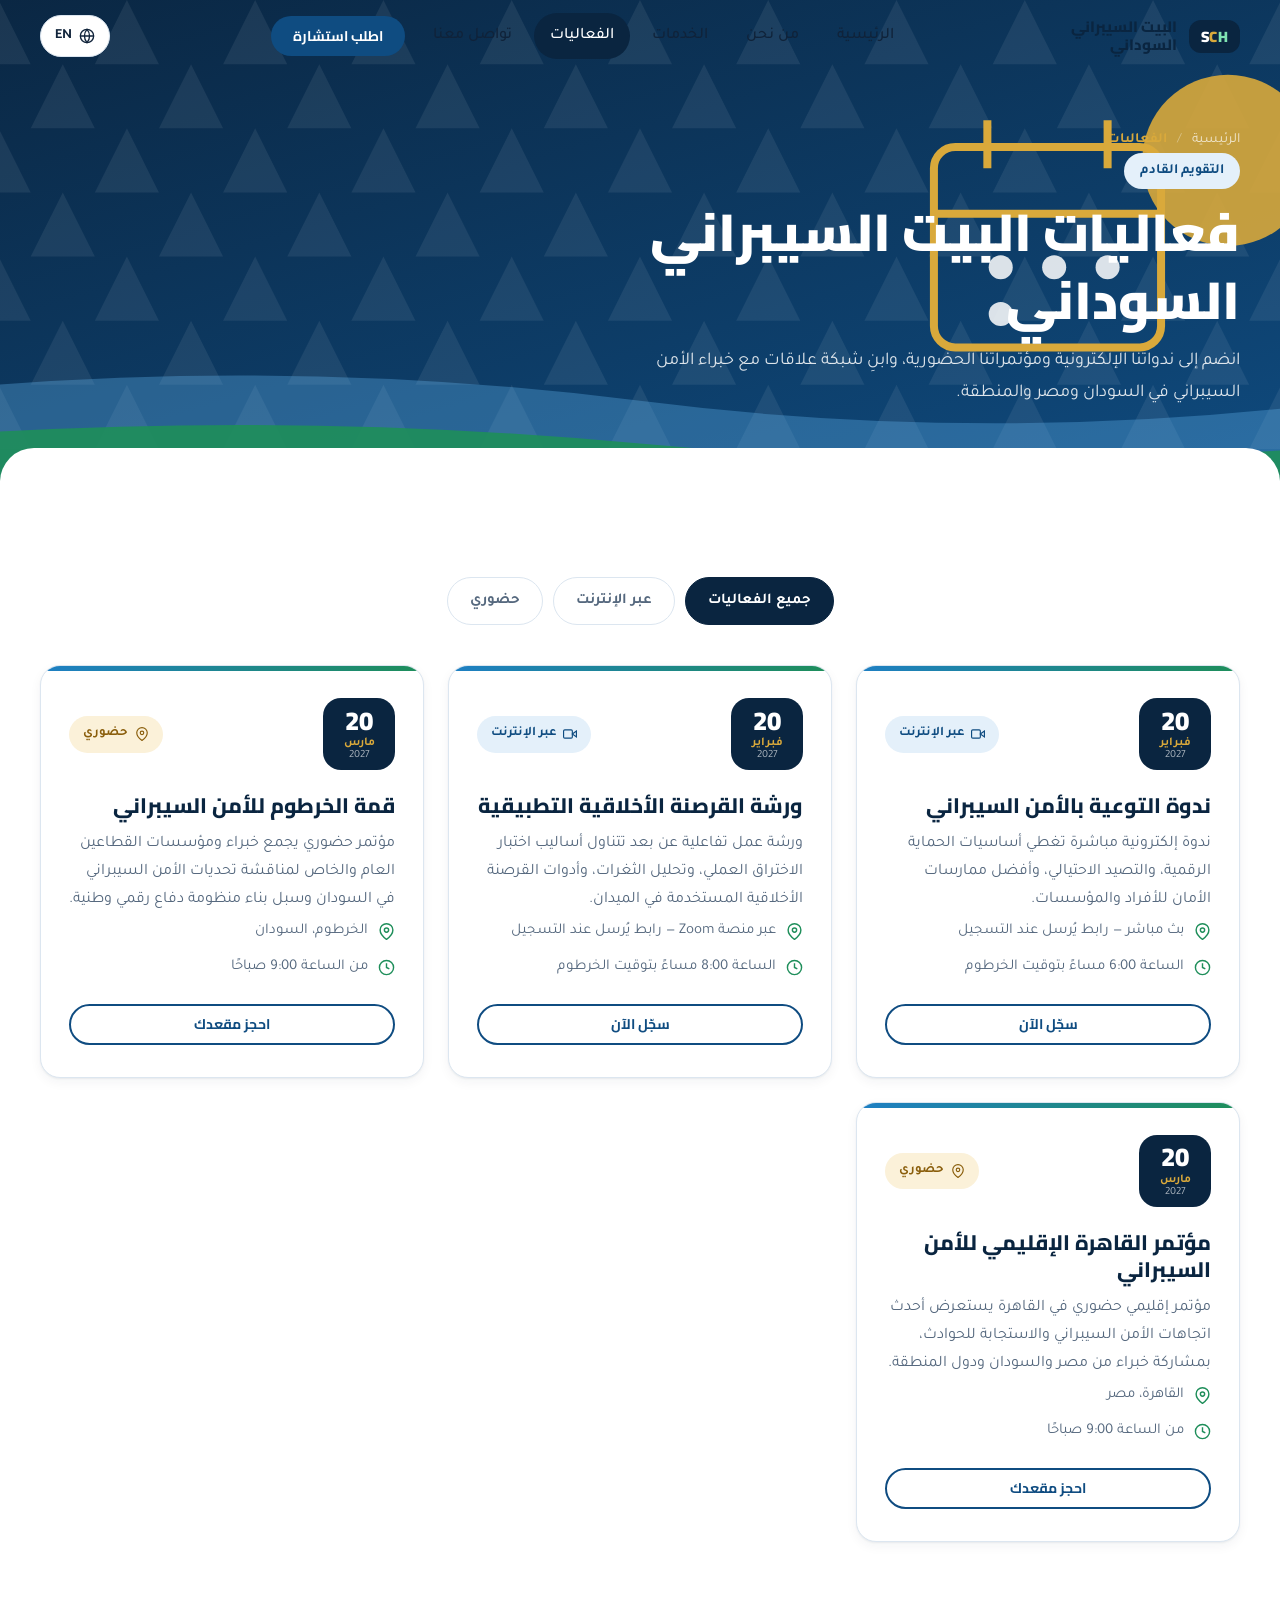
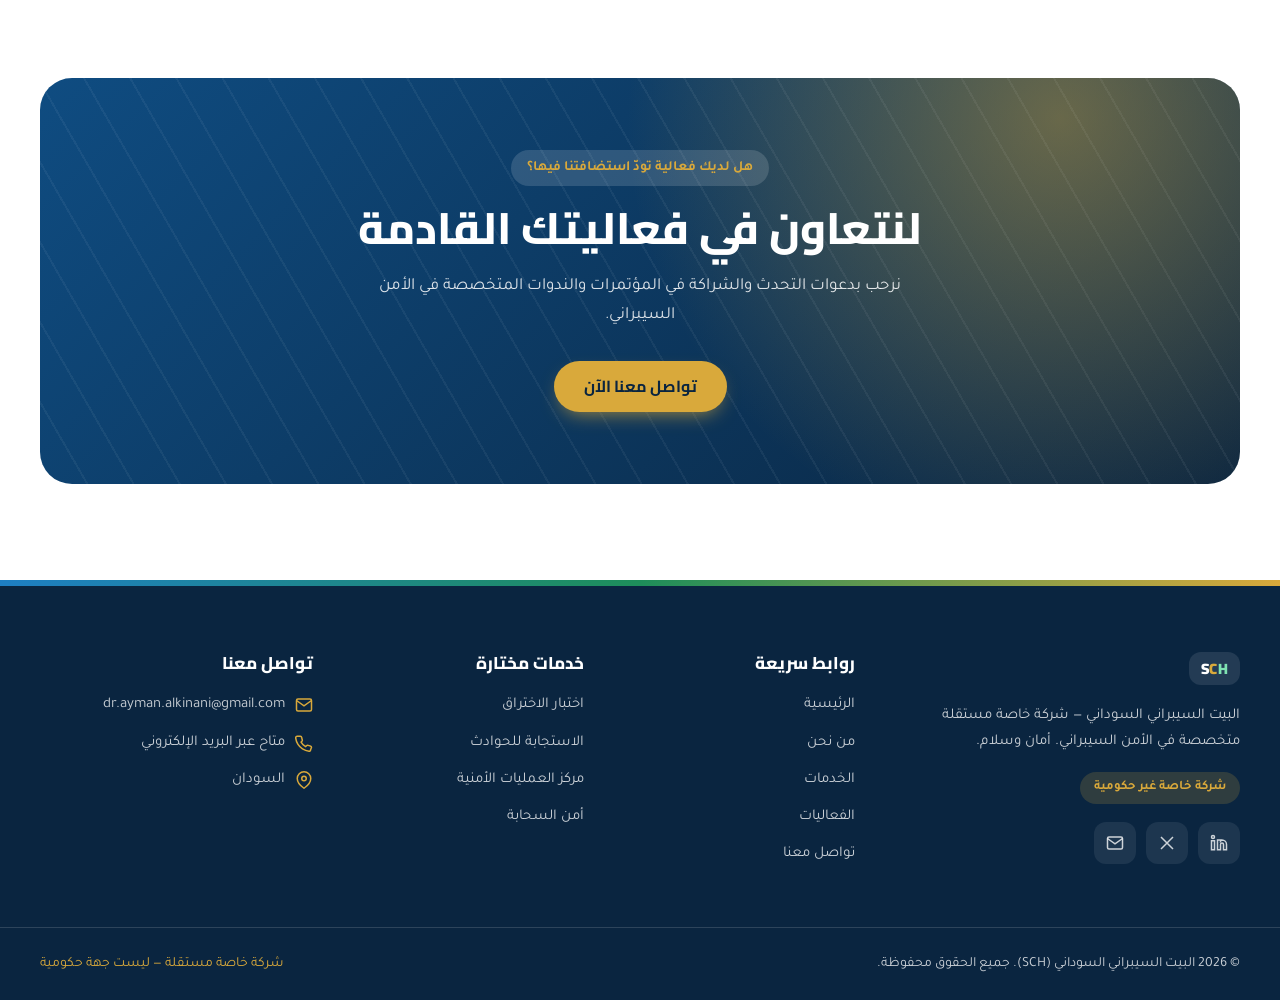
<file: events.html>
<!DOCTYPE html>
<html lang="ar" dir="rtl" data-title-ar="الفعاليات | البيت السيبراني السوداني" data-title-en="Events | Sudan Cyber House">
<head>
<meta charset="UTF-8" />
<meta name="viewport" content="width=device-width, initial-scale=1.0" />
<title>الفعاليات | البيت السيبراني السوداني</title>
<meta name="description" content="فعاليات البيت السيبراني السوداني (SCH) — ندوات إلكترونية ومؤتمرات حضورية في الأمن السيبراني بالسودان ومصر والمنطقة." />
<meta name="theme-color" content="#0A2540" />
<link rel="icon" href="data:image/svg+xml,<svg xmlns=%22http://www.w3.org/2000/svg%22 viewBox=%220 0 24 24%22><text y=%2218%22 font-size=%2218%22 fill=%22%230F4C81%22>🛡</text></svg>" />
<meta name="color-scheme" content="light" />
<link rel="preconnect" href="https://fonts.googleapis.com" />
<link rel="preconnect" href="https://fonts.gstatic.com" crossorigin />
<link rel="stylesheet" href="style.css" />
<link rel="stylesheet" href="events.css" />
</head>
<body>

<!-- ===== Loading Screen ===== -->
<div id="loading-screen" aria-hidden="true">
  <div class="loader-logo"><span class="l-s">S</span><span class="l-c">C</span><span class="l-h">H</span></div>
  <div class="loader-bar"></div>
  <div class="loader-text" data-ar="جاري تأمين الاتصال" data-en="Securing connection">جاري تأمين الاتصال</div>
</div>

<!-- ===== Navbar ===== -->
<header id="navbar">
  <div class="container nav-inner">
    <a href="index.html" class="brand" aria-label="Sudan Cyber House">
      <span class="brand-logo"><span class="l-s">S</span><span class="l-c">C</span><span class="l-h">H</span></span>
      <span class="brand-name" data-ar="البيت السيبراني<br>السوداني" data-en="Sudan Cyber<br>House">البيت السيبراني<br>السوداني</span>
    </a>

    <nav class="nav-links" id="navLinks">
      <a href="index.html" data-ar="الرئيسية" data-en="Home">الرئيسية</a>
      <a href="about.html" data-ar="من نحن" data-en="About">من نحن</a>
      <a href="services.html" data-ar="الخدمات" data-en="Services">الخدمات</a>
      <a href="events.html" data-ar="الفعاليات" data-en="Events">الفعاليات</a>
      <a href="contact.html" data-ar="تواصل معنا" data-en="Contact">تواصل معنا</a>
      <a href="contact.html" class="btn btn-primary btn-sm" data-ar="اطلب استشارة" data-en="Get a Consultation">اطلب استشارة</a>
    </nav>

    <div class="nav-actions">
      <button class="lang-toggle" aria-label="Toggle language">
        <svg viewBox="0 0 24 24" fill="none" stroke="currentColor" stroke-width="2"><circle cx="12" cy="12" r="10"/><path d="M2 12h20M12 2a15 15 0 0 1 0 20 15 15 0 0 1 0-20z"/></svg>
        <span class="lang-label">EN</span>
      </button>
      <button class="nav-burger" id="navBurger" aria-label="Menu"><span></span><span></span><span></span></button>
    </div>
  </div>
</header>

<main>

<!-- ===== Page Hero ===== -->
<section class="page-hero" style="--banner:url(assets/img/banner-events.svg)">
  <div class="container">
    <div class="breadcrumb reveal in-view">
      <span data-ar="الرئيسية" data-en="Home">الرئيسية</span>
      <span class="sep">/</span>
      <span data-ar="الفعاليات" data-en="Events">الفعاليات</span>
    </div>
    <span class="eyebrow reveal in-view" data-ar="التقويم القادم" data-en="Upcoming Calendar">التقويم القادم</span>
    <h1 class="reveal in-view" data-ar="فعاليات البيت السيبراني السوداني" data-en="Sudan Cyber House Events">فعاليات البيت السيبراني السوداني</h1>
    <p class="reveal in-view" data-ar="انضم إلى ندواتنا الإلكترونية ومؤتمراتنا الحضورية، وابنِ شبكة علاقات مع خبراء الأمن السيبراني في السودان ومصر والمنطقة." data-en="Join our online webinars and in-person conferences, and connect with cybersecurity experts across Sudan, Egypt, and the region.">
      انضم إلى ندواتنا الإلكترونية ومؤتمراتنا الحضورية، وابنِ شبكة علاقات مع خبراء الأمن السيبراني في السودان ومصر والمنطقة.
    </p>
  </div>
</section>

<!-- ===== Events ===== -->
<section class="section">
  <div class="container">

    <!-- Filter chips (reuses existing initServiceFilter logic in main.js) -->
    <div class="service-filter reveal in-view">
      <button class="filter-chip active" data-filter="all" data-ar="جميع الفعاليات" data-en="All Events">جميع الفعاليات</button>
      <button class="filter-chip" data-filter="online" data-ar="عبر الإنترنت" data-en="Online">عبر الإنترنت</button>
      <button class="filter-chip" data-filter="onsite" data-ar="حضوري" data-en="In-Person">حضوري</button>
    </div>

    <div class="grid grid-2 events-grid">

      <!-- Event 1 — Online — 20/02/2027 -->
      <article class="card event-card reveal" data-category="online">
        <div class="event-top">
          <div class="event-date">
            <span class="ed-day">20</span>
            <span class="ed-month" data-ar="فبراير" data-en="FEB">فبراير</span>
            <span class="ed-year">2027</span>
          </div>
          <span class="event-format fmt-online">
            <svg viewBox="0 0 24 24" fill="none" stroke="currentColor" stroke-width="2"><path d="M23 7l-7 5 7 5V7z"/><rect x="1" y="5" width="15" height="14" rx="2"/></svg>
            <span data-ar="عبر الإنترنت" data-en="Online">عبر الإنترنت</span>
          </span>
        </div>
        <h3 data-ar="ندوة التوعية بالأمن السيبراني" data-en="Cybersecurity Awareness Webinar">ندوة التوعية بالأمن السيبراني</h3>
        <p data-ar="ندوة إلكترونية مباشرة تغطي أساسيات الحماية الرقمية، والتصيد الاحتيالي، وأفضل ممارسات الأمان للأفراد والمؤسسات." data-en="A live online session covering digital-safety fundamentals, phishing awareness, and security best practices for individuals and organizations.">
          ندوة إلكترونية مباشرة تغطي أساسيات الحماية الرقمية، والتصيد الاحتيالي، وأفضل ممارسات الأمان للأفراد والمؤسسات.
        </p>
        <ul class="event-meta">
          <li>
            <svg viewBox="0 0 24 24" fill="none" stroke="currentColor" stroke-width="2"><path d="M21 10c0 7-9 13-9 13s-9-6-9-13a9 9 0 0 1 18 0z"/><circle cx="12" cy="10" r="3"/></svg>
            <span data-ar="بث مباشر — رابط يُرسل عند التسجيل" data-en="Live stream — link sent upon registration">بث مباشر — رابط يُرسل عند التسجيل</span>
          </li>
          <li>
            <svg viewBox="0 0 24 24" fill="none" stroke="currentColor" stroke-width="2"><circle cx="12" cy="12" r="10"/><path d="M12 6v6l4 2"/></svg>
            <span data-ar="الساعة 6:00 مساءً بتوقيت الخرطوم" data-en="6:00 PM Khartoum Time">الساعة 6:00 مساءً بتوقيت الخرطوم</span>
          </li>
        </ul>
        <a href="contact.html" class="btn btn-outline btn-sm btn-block" data-ar="سجّل الآن" data-en="Register Now">سجّل الآن</a>
      </article>

      <!-- Event 2 — Online — 20/02/2027 -->
      <article class="card event-card reveal" data-category="online">
        <div class="event-top">
          <div class="event-date">
            <span class="ed-day">20</span>
            <span class="ed-month" data-ar="فبراير" data-en="FEB">فبراير</span>
            <span class="ed-year">2027</span>
          </div>
          <span class="event-format fmt-online">
            <svg viewBox="0 0 24 24" fill="none" stroke="currentColor" stroke-width="2"><path d="M23 7l-7 5 7 5V7z"/><rect x="1" y="5" width="15" height="14" rx="2"/></svg>
            <span data-ar="عبر الإنترنت" data-en="Online">عبر الإنترنت</span>
          </span>
        </div>
        <h3 data-ar="ورشة القرصنة الأخلاقية التطبيقية" data-en="Applied Ethical Hacking Workshop">ورشة القرصنة الأخلاقية التطبيقية</h3>
        <p data-ar="ورشة عمل تفاعلية عن بعد تتناول أساليب اختبار الاختراق العملي، وتحليل الثغرات، وأدوات القرصنة الأخلاقية المستخدمة في الميدان." data-en="An interactive remote workshop covering hands-on penetration-testing techniques, vulnerability analysis, and field-used ethical hacking tools.">
          ورشة عمل تفاعلية عن بعد تتناول أساليب اختبار الاختراق العملي، وتحليل الثغرات، وأدوات القرصنة الأخلاقية المستخدمة في الميدان.
        </p>
        <ul class="event-meta">
          <li>
            <svg viewBox="0 0 24 24" fill="none" stroke="currentColor" stroke-width="2"><path d="M21 10c0 7-9 13-9 13s-9-6-9-13a9 9 0 0 1 18 0z"/><circle cx="12" cy="10" r="3"/></svg>
            <span data-ar="عبر منصة Zoom — رابط يُرسل عند التسجيل" data-en="Via Zoom — link sent upon registration">عبر منصة Zoom — رابط يُرسل عند التسجيل</span>
          </li>
          <li>
            <svg viewBox="0 0 24 24" fill="none" stroke="currentColor" stroke-width="2"><circle cx="12" cy="12" r="10"/><path d="M12 6v6l4 2"/></svg>
            <span data-ar="الساعة 8:00 مساءً بتوقيت الخرطوم" data-en="8:00 PM Khartoum Time">الساعة 8:00 مساءً بتوقيت الخرطوم</span>
          </li>
        </ul>
        <a href="contact.html" class="btn btn-outline btn-sm btn-block" data-ar="سجّل الآن" data-en="Register Now">سجّل الآن</a>
      </article>

      <!-- Event 3 — Khartoum, Sudan — 20/03/2027 -->
      <article class="card event-card reveal" data-category="onsite">
        <div class="event-top">
          <div class="event-date">
            <span class="ed-day">20</span>
            <span class="ed-month" data-ar="مارس" data-en="MAR">مارس</span>
            <span class="ed-year">2027</span>
          </div>
          <span class="event-format fmt-onsite">
            <svg viewBox="0 0 24 24" fill="none" stroke="currentColor" stroke-width="2"><path d="M21 10c0 7-9 13-9 13s-9-6-9-13a9 9 0 0 1 18 0z"/><circle cx="12" cy="10" r="3"/></svg>
            <span data-ar="حضوري" data-en="In-Person">حضوري</span>
          </span>
        </div>
        <h3 data-ar="قمة الخرطوم للأمن السيبراني" data-en="Khartoum Cybersecurity Summit">قمة الخرطوم للأمن السيبراني</h3>
        <p data-ar="مؤتمر حضوري يجمع خبراء ومؤسسات القطاعين العام والخاص لمناقشة تحديات الأمن السيبراني في السودان وسبل بناء منظومة دفاع رقمي وطنية." data-en="An in-person conference bringing together public- and private-sector experts and organizations to discuss Sudan's cybersecurity challenges and build a national digital-defense ecosystem.">
          مؤتمر حضوري يجمع خبراء ومؤسسات القطاعين العام والخاص لمناقشة تحديات الأمن السيبراني في السودان وسبل بناء منظومة دفاع رقمي وطنية.
        </p>
        <ul class="event-meta">
          <li>
            <svg viewBox="0 0 24 24" fill="none" stroke="currentColor" stroke-width="2"><path d="M21 10c0 7-9 13-9 13s-9-6-9-13a9 9 0 0 1 18 0z"/><circle cx="12" cy="10" r="3"/></svg>
            <span data-ar="الخرطوم، السودان" data-en="Khartoum, Sudan">الخرطوم، السودان</span>
          </li>
          <li>
            <svg viewBox="0 0 24 24" fill="none" stroke="currentColor" stroke-width="2"><circle cx="12" cy="12" r="10"/><path d="M12 6v6l4 2"/></svg>
            <span data-ar="من الساعة 9:00 صباحًا" data-en="Starts 9:00 AM">من الساعة 9:00 صباحًا</span>
          </li>
        </ul>
        <a href="contact.html" class="btn btn-outline btn-sm btn-block" data-ar="احجز مقعدك" data-en="Reserve Your Seat">احجز مقعدك</a>
      </article>

      <!-- Event 4 — Cairo, Egypt — 20/03/2027 -->
      <article class="card event-card reveal" data-category="onsite">
        <div class="event-top">
          <div class="event-date">
            <span class="ed-day">20</span>
            <span class="ed-month" data-ar="مارس" data-en="MAR">مارس</span>
            <span class="ed-year">2027</span>
          </div>
          <span class="event-format fmt-onsite">
            <svg viewBox="0 0 24 24" fill="none" stroke="currentColor" stroke-width="2"><path d="M21 10c0 7-9 13-9 13s-9-6-9-13a9 9 0 0 1 18 0z"/><circle cx="12" cy="10" r="3"/></svg>
            <span data-ar="حضوري" data-en="In-Person">حضوري</span>
          </span>
        </div>
        <h3 data-ar="مؤتمر القاهرة الإقليمي للأمن السيبراني" data-en="Cairo Regional Cybersecurity Conference">مؤتمر القاهرة الإقليمي للأمن السيبراني</h3>
        <p data-ar="مؤتمر إقليمي حضوري في القاهرة يستعرض أحدث اتجاهات الأمن السيبراني والاستجابة للحوادث، بمشاركة خبراء من مصر والسودان ودول المنطقة." data-en="A regional in-person conference in Cairo showcasing the latest cybersecurity and incident-response trends, with experts from Egypt, Sudan, and the wider region.">
          مؤتمر إقليمي حضوري في القاهرة يستعرض أحدث اتجاهات الأمن السيبراني والاستجابة للحوادث، بمشاركة خبراء من مصر والسودان ودول المنطقة.
        </p>
        <ul class="event-meta">
          <li>
            <svg viewBox="0 0 24 24" fill="none" stroke="currentColor" stroke-width="2"><path d="M21 10c0 7-9 13-9 13s-9-6-9-13a9 9 0 0 1 18 0z"/><circle cx="12" cy="10" r="3"/></svg>
            <span data-ar="القاهرة، مصر" data-en="Cairo, Egypt">القاهرة، مصر</span>
          </li>
          <li>
            <svg viewBox="0 0 24 24" fill="none" stroke="currentColor" stroke-width="2"><circle cx="12" cy="12" r="10"/><path d="M12 6v6l4 2"/></svg>
            <span data-ar="من الساعة 9:00 صباحًا" data-en="Starts 9:00 AM">من الساعة 9:00 صباحًا</span>
          </li>
        </ul>
        <a href="contact.html" class="btn btn-outline btn-sm btn-block" data-ar="احجز مقعدك" data-en="Reserve Your Seat">احجز مقعدك</a>
      </article>

    </div>
  </div>
</section>

<!-- ===== CTA ===== -->
<section class="cta-section">
  <div class="container">
    <div class="cta-box reveal">
      <span class="eyebrow" data-ar="هل لديك فعالية تودّ استضافتنا فيها؟" data-en="Want to Host Us at Your Event?">هل لديك فعالية تودّ استضافتنا فيها؟</span>
      <h2 data-ar="لنتعاون في فعاليتك القادمة" data-en="Let's Collaborate on Your Next Event">لنتعاون في فعاليتك القادمة</h2>
      <p data-ar="نرحب بدعوات التحدث والشراكة في المؤتمرات والندوات المتخصصة في الأمن السيبراني." data-en="We welcome speaking invitations and partnerships for specialized cybersecurity conferences and webinars.">نرحب بدعوات التحدث والشراكة في المؤتمرات والندوات المتخصصة في الأمن السيبراني.</p>
      <div class="cta-actions">
        <a href="contact.html" class="btn btn-primary" data-ar="تواصل معنا الآن" data-en="Contact Us Now">تواصل معنا الآن</a>
      </div>
    </div>
  </div>
</section>

</main>

<!-- ===== Footer ===== -->
<footer>
  <div class="container footer-top">
    <div class="footer-grid">
      <div class="footer-about">
        <span class="brand-logo"><span class="l-s">S</span><span class="l-c">C</span><span class="l-h">H</span></span>
        <p data-ar="البيت السيبراني السوداني — شركة خاصة مستقلة متخصصة في الأمن السيبراني. أمان وسلام." data-en="Sudan Cyber House — an independent private cybersecurity company. Security & Peace.">البيت السيبراني السوداني — شركة خاصة مستقلة متخصصة في الأمن السيبراني. أمان وسلام.</p>
        <span class="footer-badge" data-ar="شركة خاصة غير حكومية" data-en="Private, Non-Government Company">شركة خاصة غير حكومية</span>
        <div class="footer-social">
          <a href="#" aria-label="LinkedIn"><svg viewBox="0 0 24 24" fill="none" stroke="currentColor" stroke-width="2"><path d="M16 8a6 6 0 0 1 6 6v7h-4v-7a2 2 0 0 0-4 0v7h-4V8h4v1.5A6 6 0 0 1 16 8z"/><rect x="2" y="9" width="4" height="12"/><circle cx="4" cy="4" r="2"/></svg></a>
          <a href="#" aria-label="X"><svg viewBox="0 0 24 24" fill="none" stroke="currentColor" stroke-width="2"><path d="M4 4l16 16M20 4L4 20"/></svg></a>
          <a href="mailto:dr.ayman.alkinani@gmail.com" aria-label="Email"><svg viewBox="0 0 24 24" fill="none" stroke="currentColor" stroke-width="2"><rect x="2" y="4" width="20" height="16" rx="2"/><path d="m22 6-10 7L2 6"/></svg></a>
        </div>
      </div>
      <div class="footer-links-col">
        <h4 class="footer-title" data-ar="روابط سريعة" data-en="Quick Links">روابط سريعة</h4>
        <ul class="footer-links">
          <li><a href="index.html" data-ar="الرئيسية" data-en="Home">الرئيسية</a></li>
          <li><a href="about.html" data-ar="من نحن" data-en="About">من نحن</a></li>
          <li><a href="services.html" data-ar="الخدمات" data-en="Services">الخدمات</a></li>
          <li><a href="events.html" data-ar="الفعاليات" data-en="Events">الفعاليات</a></li>
          <li><a href="contact.html" data-ar="تواصل معنا" data-en="Contact">تواصل معنا</a></li>
        </ul>
      </div>
      <div class="footer-links-col">
        <h4 class="footer-title" data-ar="خدمات مختارة" data-en="Featured Services">خدمات مختارة</h4>
        <ul class="footer-links">
          <li><a href="services.html" data-ar="اختبار الاختراق" data-en="Penetration Testing">اختبار الاختراق</a></li>
          <li><a href="services.html" data-ar="الاستجابة للحوادث" data-en="Incident Response">الاستجابة للحوادث</a></li>
          <li><a href="services.html" data-ar="مركز العمليات الأمنية" data-en="SOC">مركز العمليات الأمنية</a></li>
          <li><a href="services.html" data-ar="أمن السحابة" data-en="Cloud Security">أمن السحابة</a></li>
        </ul>
      </div>
      <div class="footer-contact-col">
        <h4 class="footer-title" data-ar="تواصل معنا" data-en="Get in Touch">تواصل معنا</h4>
        <ul class="footer-contact">
          <li><svg viewBox="0 0 24 24" fill="none" stroke="currentColor" stroke-width="2"><rect x="2" y="4" width="20" height="16" rx="2"/><path d="m22 6-10 7L2 6"/></svg><a href="mailto:dr.ayman.alkinani@gmail.com">dr.ayman.alkinani@gmail.com</a></li>
          <li><svg viewBox="0 0 24 24" fill="none" stroke="currentColor" stroke-width="2"><path d="M20.8 21a2 2 0 0 1-2.18 2 19.8 19.8 0 0 1-8.63-3.07 19.5 19.5 0 0 1-6-6 19.8 19.8 0 0 1-3.07-8.67A2 2 0 0 1 3 3h4a2 2 0 0 1 2 1.72c.13.96.36 1.9.68 2.81a2 2 0 0 1-.45 2.11L8.1 10.9a16 16 0 0 0 6 6l1.27-1.27a2 2 0 0 1 2.11-.45c.9.32 1.85.55 2.81.68A2 2 0 0 1 22 17.92z"/></svg><span data-ar="متاح عبر البريد الإلكتروني" data-en="Available via email">متاح عبر البريد الإلكتروني</span></li>
          <li><svg viewBox="0 0 24 24" fill="none" stroke="currentColor" stroke-width="2"><path d="M21 10c0 7-9 13-9 13s-9-6-9-13a9 9 0 0 1 18 0z"/><circle cx="12" cy="10" r="3"/></svg><span data-ar="السودان" data-en="Sudan">السودان</span></li>
        </ul>
      </div>
    </div>
  </div>
  <div class="divider"></div>
  <div class="container footer-bottom">
    <span data-ar="© 2026 البيت السيبراني السوداني (SCH). جميع الحقوق محفوظة." data-en="© 2026 Sudan Cyber House (SCH). All rights reserved.">© 2026 البيت السيبراني السوداني (SCH). جميع الحقوق محفوظة.</span>
    <span class="legal-note" data-ar="شركة خاصة مستقلة — ليست جهة حكومية" data-en="Independent Private Company — Not a Government Entity">شركة خاصة مستقلة — ليست جهة حكومية</span>
  </div>
</footer>

<!-- ===== Mobile app bar ===== -->
<nav class="tabbar" aria-label="التنقل الرئيسي">
  <a href="index.html"><svg viewBox="0 0 24 24" fill="none" stroke="currentColor" stroke-width="2" stroke-linecap="round" stroke-linejoin="round"><path d="M3 11l9-8 9 8"/><path d="M5 10v10h5v-6h4v6h5V10"/></svg><span data-ar="الرئيسية" data-en="Home">الرئيسية</span></a>
  <a href="about.html"><svg viewBox="0 0 24 24" fill="none" stroke="currentColor" stroke-width="2" stroke-linecap="round" stroke-linejoin="round"><circle cx="12" cy="8" r="4"/><path d="M4 21c0-4 4-6 8-6s8 2 8 6"/></svg><span data-ar="من نحن" data-en="About">من نحن</span></a>
  <a href="services.html"><svg viewBox="0 0 24 24" fill="none" stroke="currentColor" stroke-width="2" stroke-linecap="round" stroke-linejoin="round"><path d="M12 2 3 6v6c0 5 3.8 8.7 9 10 5.2-1.3 9-5 9-10V6z"/><path d="M9 12l2 2 4-4"/></svg><span data-ar="الخدمات" data-en="Services">الخدمات</span></a>
  <a href="events.html"><svg viewBox="0 0 24 24" fill="none" stroke="currentColor" stroke-width="2" stroke-linecap="round" stroke-linejoin="round"><rect x="3" y="4" width="18" height="17" rx="3"/><path d="M3 10h18M8 2v4M16 2v4"/></svg><span data-ar="الفعاليات" data-en="Events">الفعاليات</span></a>
  <a href="contact.html"><svg viewBox="0 0 24 24" fill="none" stroke="currentColor" stroke-width="2" stroke-linecap="round" stroke-linejoin="round"><rect x="2" y="4" width="20" height="16" rx="3"/><path d="m22 6-10 7L2 6"/></svg><span data-ar="تواصل" data-en="Contact">تواصل</span></a>
</nav>


<button id="backToTop" aria-label="Back to top">
  <svg viewBox="0 0 24 24" fill="none" stroke="currentColor" stroke-width="2"><path d="M12 19V5M5 12l7-7 7 7"/></svg>
</button>

<script src="main.js"></script>
</body>
</html>
</file>
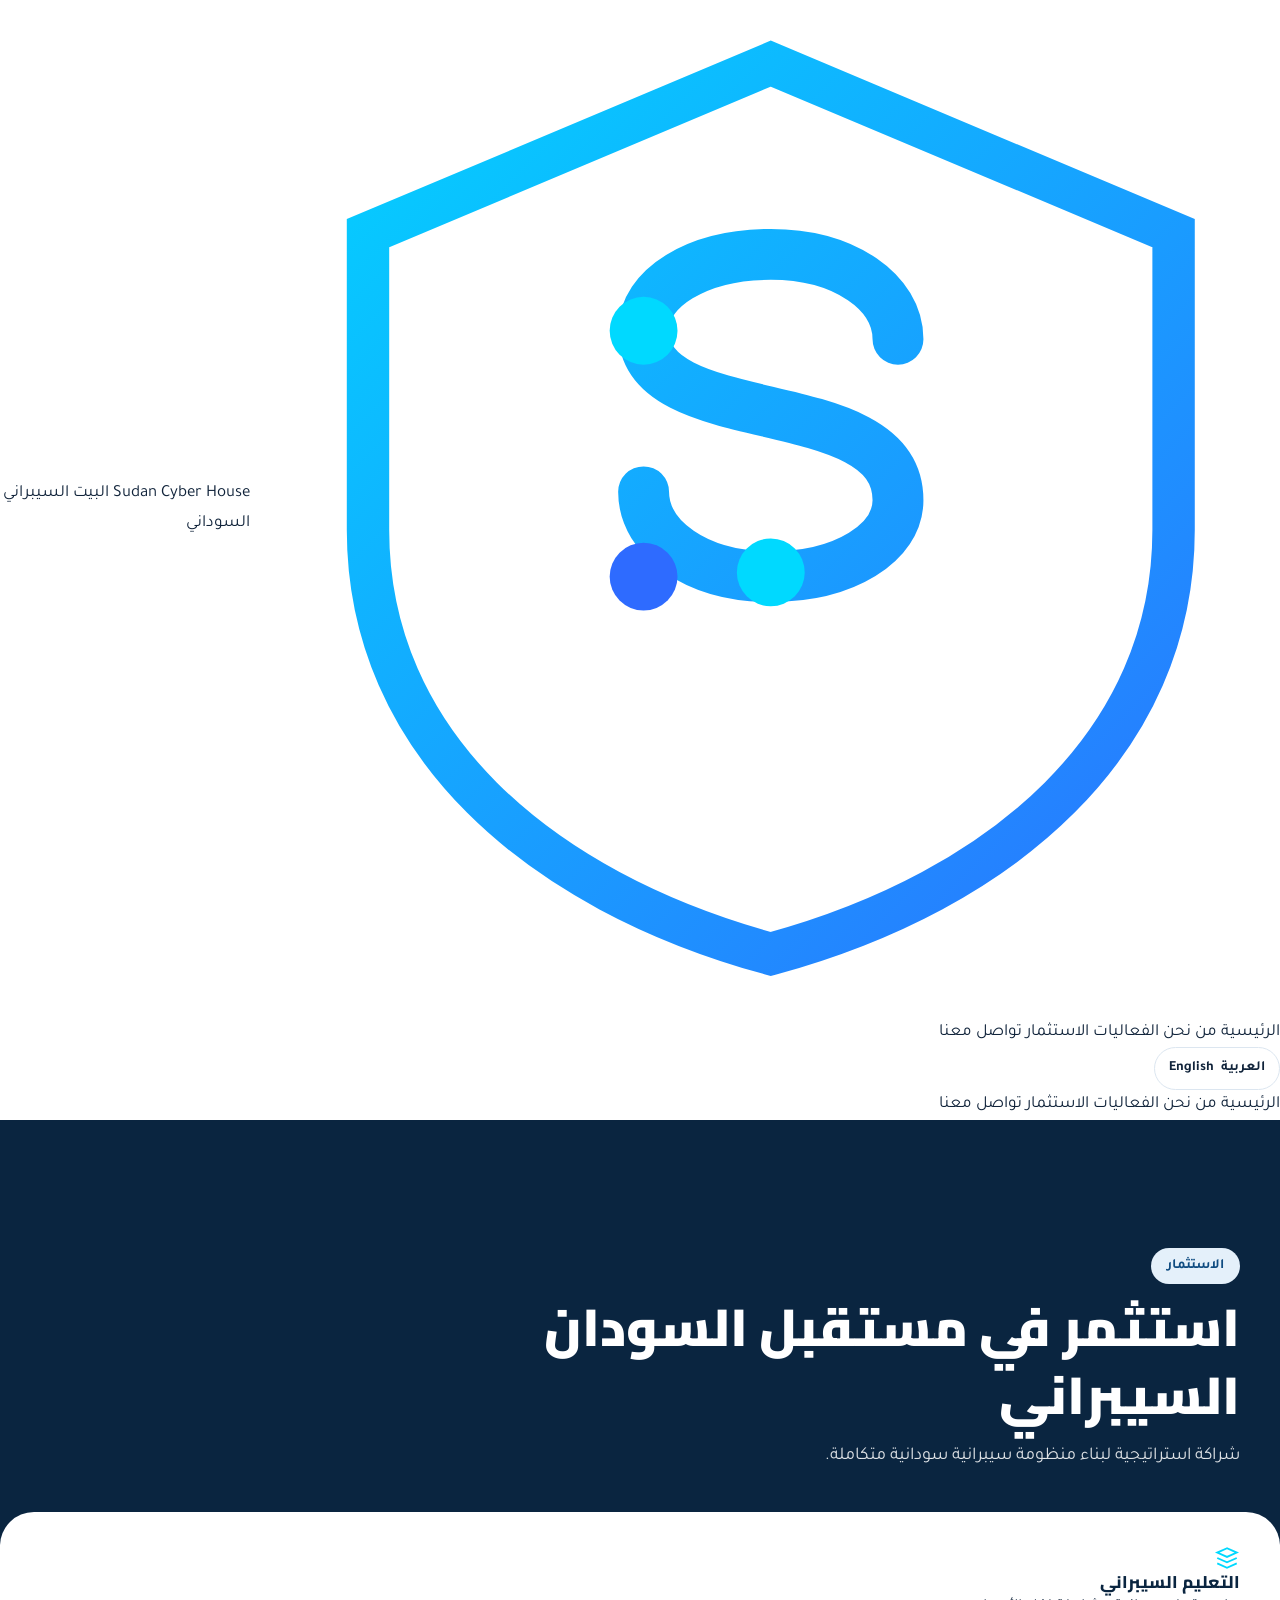
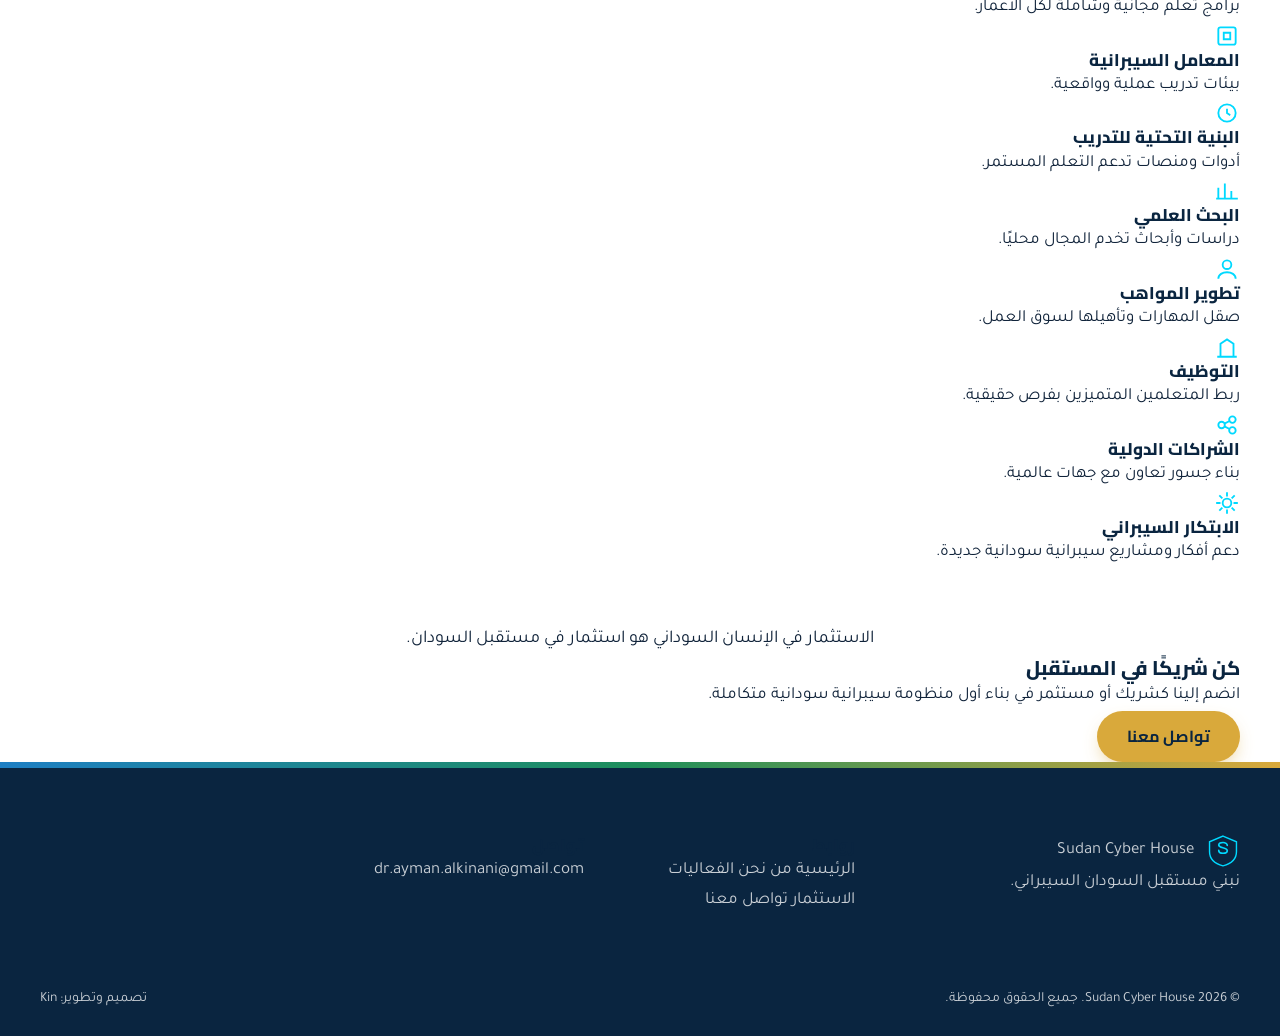
<file: invest.html>
<!DOCTYPE html>
<html lang="ar" dir="rtl">
<head>
<meta charset="UTF-8">
<meta name="viewport" content="width=device-width, initial-scale=1.0">
<title>الاستثمار | Sudan Cyber House</title>
<meta name="description" content="استثمر في مستقبل السودان السيبراني — شراكات لدعم التعليم، المعامل، البحث، وتطوير المواهب.">
<meta property="og:title" content="الاستثمار | Sudan Cyber House">
<meta property="og:type" content="website">
<link rel="stylesheet" href="style.css">
</head>
<body data-page="invest">

<div class="bg-glow"></div>
<div class="bg-grid"></div>

<header class="site-header">
  <div class="header-inner">
    <a href="index.html" class="brand">
      <svg class="brand-mark" viewBox="0 0 48 48" fill="none" xmlns="http://www.w3.org/2000/svg">
        <defs>
          <linearGradient id="logoGrad" x1="0" y1="0" x2="48" y2="48" gradientUnits="userSpaceOnUse">
            <stop stop-color="#00D9FF"/><stop offset="1" stop-color="#2E6BFF"/>
          </linearGradient>
        </defs>
        <path d="M24 3 L43 11 V25 C43 35 35 42 24 45 C13 42 5 35 5 25 V11 Z" stroke="url(#logoGrad)" stroke-width="2"/>
        <path d="M30 16c0-2.2-2.5-4-6-4s-6 1.6-6 3.6c0 5 12 2.6 12 8 0 2-2.5 3.6-6 3.6s-6-1.8-6-4" stroke="url(#logoGrad)" stroke-width="2.4" stroke-linecap="round" fill="none"/>
        <circle cx="18" cy="15.6" r="1.6" fill="#00D9FF"/>
        <circle cx="24" cy="27" r="1.6" fill="#00D9FF"/>
        <circle cx="18" cy="27.2" r="1.6" fill="#2E6BFF"/>
      </svg>
      <span class="brand-text">
        <span class="brand-name-en">Sudan Cyber House</span>
        <span class="brand-name-ar">البيت السيبراني السوداني</span>
      </span>
    </a>

    <nav class="main-nav">
      <a href="index.html" data-page="index" data-i18n="nav.home">الرئيسية</a>
      <a href="about.html" data-page="about" data-i18n="nav.about">من نحن</a>
      <a href="events.html" data-page="events" data-i18n="nav.events">الفعاليات</a>
      <a href="invest.html" data-page="invest" data-i18n="nav.invest">الاستثمار</a>
      <a href="contact.html" data-page="contact" data-i18n="nav.contact">تواصل معنا</a>
    </nav>

    <div class="header-actions">
      <div class="lang-toggle">
        <span data-lang="ar" class="is-active">العربية</span><span data-lang="en">English</span>
      </div>
      <button class="btn-menu-toggle" aria-label="Menu" aria-expanded="false"><span></span></button>
    </div>
  </div>

  <nav class="mobile-nav">
    <a href="index.html" data-page="index" data-i18n="nav.home">الرئيسية</a>
    <a href="about.html" data-page="about" data-i18n="nav.about">من نحن</a>
    <a href="events.html" data-page="events" data-i18n="nav.events">الفعاليات</a>
    <a href="invest.html" data-page="invest" data-i18n="nav.invest">الاستثمار</a>
    <a href="contact.html" data-page="contact" data-i18n="nav.contact">تواصل معنا</a>
  </nav>
</header>

<main>
  <section class="page-hero">
    <div class="container">
      <div class="eyebrow" style="justify-content:center;" data-i18n="page.invest.eyebrow">الاستثمار</div>
      <h1 data-i18n="invest.title.ar">استثمر في مستقبل السودان السيبراني</h1>
      <p data-i18n="invest.sub">شراكة استراتيجية لبناء منظومة سيبرانية سودانية متكاملة.</p>
    </div>
  </section>

  <section class="section-tight">
    <div class="container">
      <div class="invest-grid reveal reveal-stagger">
        <div class="invest-card" style="--i:0">
          <svg width="26" height="26" viewBox="0 0 24 24" fill="none" stroke="#00D9FF" stroke-width="1.7"><path d="M12 3 3 7l9 4 9-4-9-4Z"/><path d="M3 12l9 4 9-4"/><path d="M3 17l9 4 9-4"/></svg>
          <h4 data-i18n="invest.card1.t">التعليم السيبراني</h4><p data-i18n="invest.card1.d">برامج تعلم مجانية وشاملة لكل الأعمار.</p>
        </div>
        <div class="invest-card" style="--i:1">
          <svg width="26" height="26" viewBox="0 0 24 24" fill="none" stroke="#00D9FF" stroke-width="1.7"><rect x="4" y="4" width="16" height="16" rx="2"/><path d="M9 9h6v6H9z"/></svg>
          <h4 data-i18n="invest.card2.t">المعامل السيبرانية</h4><p data-i18n="invest.card2.d">بيئات تدريب عملية وواقعية.</p>
        </div>
        <div class="invest-card" style="--i:2">
          <svg width="26" height="26" viewBox="0 0 24 24" fill="none" stroke="#00D9FF" stroke-width="1.7"><circle cx="12" cy="12" r="8"/><path d="M12 8v4l3 2"/></svg>
          <h4 data-i18n="invest.card3.t">البنية التحتية للتدريب</h4><p data-i18n="invest.card3.d">أدوات ومنصات تدعم التعلم المستمر.</p>
        </div>
        <div class="invest-card" style="--i:3">
          <svg width="26" height="26" viewBox="0 0 24 24" fill="none" stroke="#00D9FF" stroke-width="1.7"><path d="M4 19V9M10 19V5M16 19v-7M22 19H2"/></svg>
          <h4 data-i18n="invest.card4.t">البحث العلمي</h4><p data-i18n="invest.card4.d">دراسات وأبحاث تخدم المجال محليًا.</p>
        </div>
        <div class="invest-card" style="--i:4">
          <svg width="26" height="26" viewBox="0 0 24 24" fill="none" stroke="#00D9FF" stroke-width="1.7"><circle cx="12" cy="8" r="4"/><path d="M4 21c0-4 4-6 8-6s8 2 8 6"/></svg>
          <h4 data-i18n="invest.card5.t">تطوير المواهب</h4><p data-i18n="invest.card5.d">صقل المهارات وتأهيلها لسوق العمل.</p>
        </div>
        <div class="invest-card" style="--i:5">
          <svg width="26" height="26" viewBox="0 0 24 24" fill="none" stroke="#00D9FF" stroke-width="1.7"><path d="M3 21h18M6 21V9l6-4 6 4v12"/></svg>
          <h4 data-i18n="invest.card6.t">التوظيف</h4><p data-i18n="invest.card6.d">ربط المتعلمين المتميزين بفرص حقيقية.</p>
        </div>
        <div class="invest-card" style="--i:6">
          <svg width="26" height="26" viewBox="0 0 24 24" fill="none" stroke="#00D9FF" stroke-width="1.7"><circle cx="7" cy="12" r="3"/><circle cx="17" cy="7" r="3"/><circle cx="17" cy="17" r="3"/><path d="M9.6 10.7 14.4 8.3M9.6 13.3l4.8 2.4"/></svg>
          <h4 data-i18n="invest.card7.t">الشراكات الدولية</h4><p data-i18n="invest.card7.d">بناء جسور تعاون مع جهات عالمية.</p>
        </div>
        <div class="invest-card" style="--i:7">
          <svg width="26" height="26" viewBox="0 0 24 24" fill="none" stroke="#00D9FF" stroke-width="1.7"><path d="M12 2v4M12 18v4M4.9 4.9l2.8 2.8M16.3 16.3l2.8 2.8M2 12h4M18 12h4M4.9 19.1l2.8-2.8M16.3 7.7l2.8-2.8"/><circle cx="12" cy="12" r="4"/></svg>
          <h4 data-i18n="invest.card8.t">الابتكار السيبراني</h4><p data-i18n="invest.card8.d">دعم أفكار ومشاريع سيبرانية سودانية جديدة.</p>
        </div>
      </div>

      <div class="quote-block reveal" style="max-width:640px;margin:56px auto 0;text-align:center;border-inline-start:none;">
        <p style="font-size:18px;" data-i18n="invest.message">الاستثمار في الإنسان السوداني هو استثمار في مستقبل السودان.</p>
      </div>

      <div class="invest-cta reveal">
        <h3 data-i18n="invest.ctaTitle">كن شريكًا في المستقبل</h3>
        <p data-i18n="invest.ctaText">انضم إلينا كشريك أو مستثمر في بناء أول منظومة سيبرانية سودانية متكاملة.</p>
        <div class="btn-row">
          <a href="contact.html" class="btn btn-primary" data-i18n="invest.ctaBtn">تواصل معنا</a>
        </div>
      </div>
    </div>
  </section>
</main>

<footer class="site-footer">
  <div class="container">
    <div class="footer-grid">
      <div class="footer-brand">
        <div class="brand">
          <svg class="brand-mark" width="34" height="34" viewBox="0 0 48 48" fill="none" xmlns="http://www.w3.org/2000/svg">
            <path d="M24 3 L43 11 V25 C43 35 35 42 24 45 C13 42 5 35 5 25 V11 Z" stroke="#00D9FF" stroke-width="2"/>
            <path d="M30 16c0-2.2-2.5-4-6-4s-6 1.6-6 3.6c0 5 12 2.6 12 8 0 2-2.5 3.6-6 3.6s-6-1.8-6-4" stroke="#00D9FF" stroke-width="2.4" stroke-linecap="round" fill="none"/>
          </svg>
          <span class="brand-name-en">Sudan Cyber House</span>
        </div>
        <p data-i18n="footer.tagline">نبني مستقبل السودان السيبراني.</p>
      </div>
      <div class="footer-col">
        <h4 data-i18n="footer.linksTitle">روابط</h4>
        <a href="index.html" data-i18n="nav.home">الرئيسية</a>
        <a href="about.html" data-i18n="nav.about">من نحن</a>
        <a href="events.html" data-i18n="nav.events">الفعاليات</a>
        <a href="invest.html" data-i18n="nav.invest">الاستثمار</a>
        <a href="contact.html" data-i18n="nav.contact">تواصل معنا</a>
      </div>
      <div class="footer-col">
        <h4 data-i18n="footer.contactTitle">تواصل</h4>
        <span>dr.ayman.alkinani@gmail.com</span>
      </div>
    </div>
    <div class="footer-bottom">
      <span data-i18n="footer.rights">© 2026 Sudan Cyber House. جميع الحقوق محفوظة.</span>
      <span class="signature" data-i18n="footer.signature">تصميم وتطوير: Kin</span>
    </div>
  </div>
</footer>

<script src="main.js"></script>
</body>
</html>
</file>
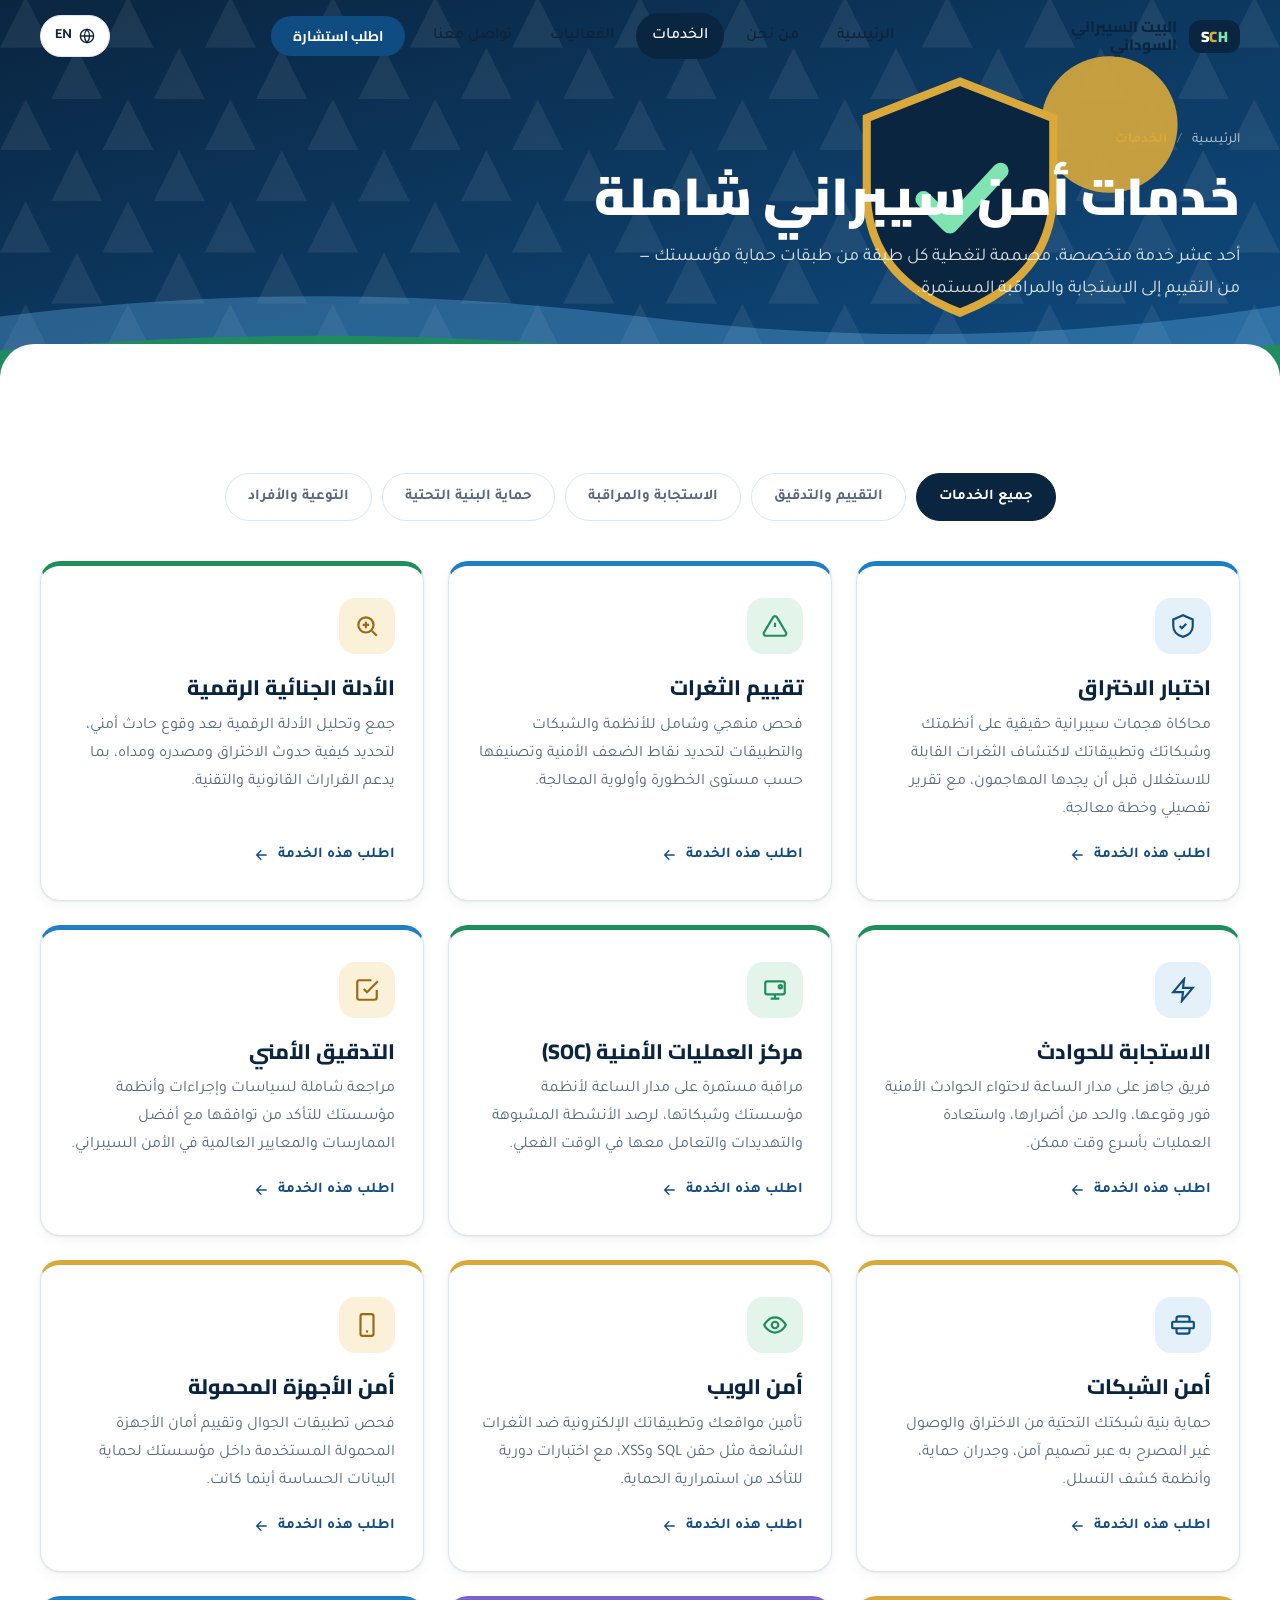
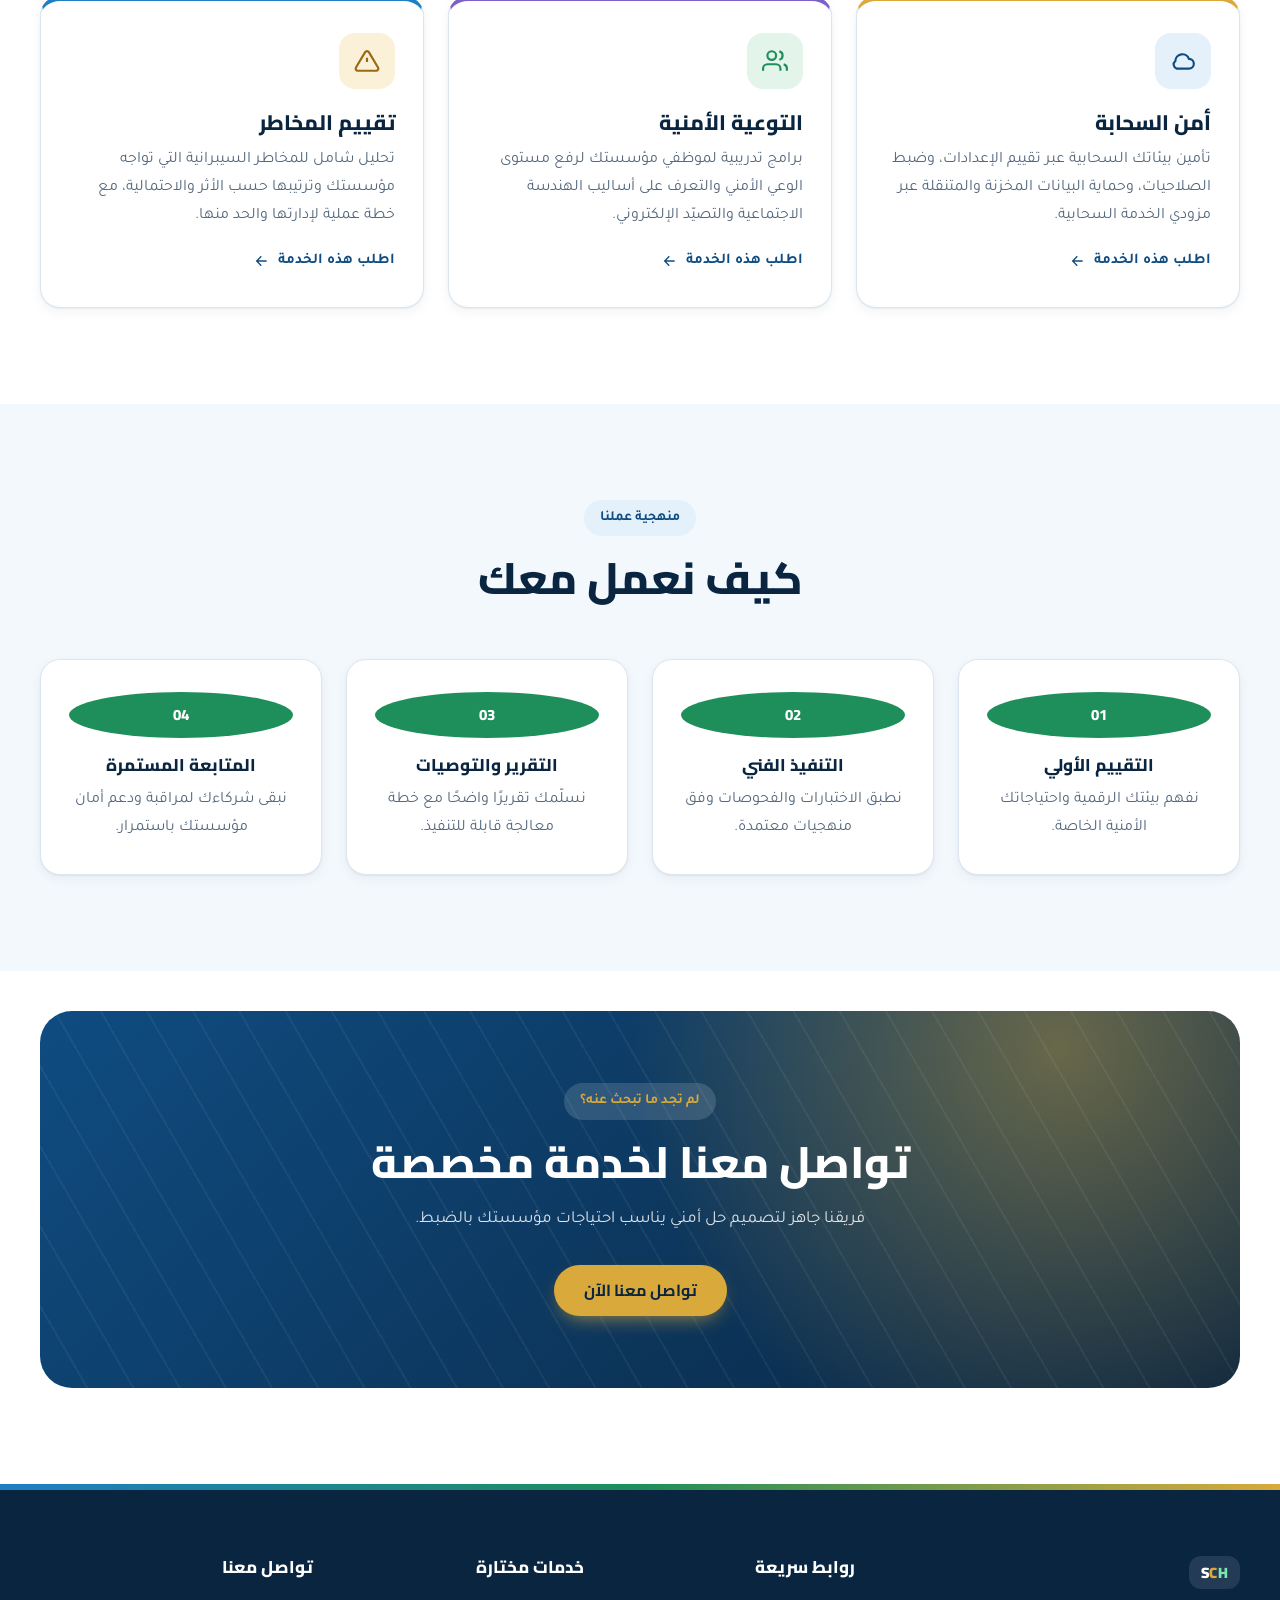
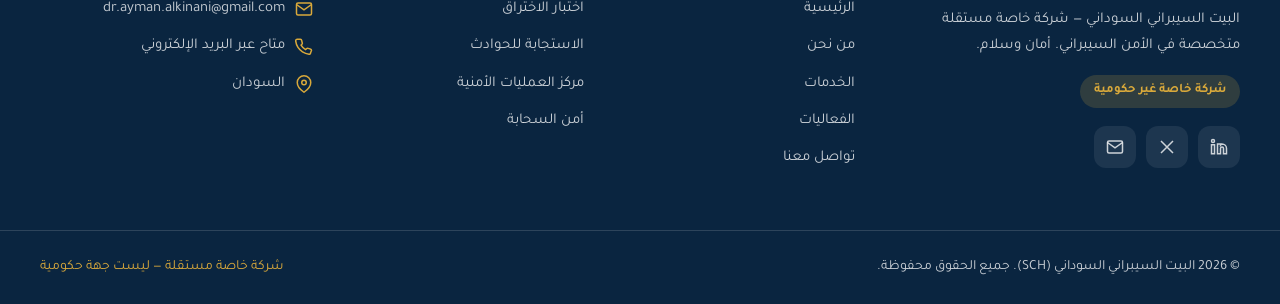
<file: services.html>
<!DOCTYPE html>
<html lang="ar" dir="rtl" data-title-ar="خدماتنا | البيت السيبراني السوداني" data-title-en="Our Services | Sudan Cyber House">
<head>
<meta charset="UTF-8" />
<meta name="viewport" content="width=device-width, initial-scale=1.0" />
<title>خدماتنا | البيت السيبراني السوداني</title>
<meta name="description" content="استعرض خدمات البيت السيبراني السوداني: اختبار الاختراق، تقييم الثغرات، الأدلة الجنائية الرقمية، الاستجابة للحوادث، مركز العمليات الأمنية، وأكثر." />
<meta name="theme-color" content="#0A2540" />
<link rel="icon" href="data:image/svg+xml,<svg xmlns=%22http://www.w3.org/2000/svg%22 viewBox=%220 0 24 24%22><text y=%2218%22 font-size=%2218%22 fill=%22%230F4C81%22>🛡</text></svg>" />
<meta name="color-scheme" content="light" />
<link rel="preconnect" href="https://fonts.googleapis.com" />
<link rel="preconnect" href="https://fonts.gstatic.com" crossorigin />
<link rel="stylesheet" href="style.css" />
</head>
<body>

<div id="loading-screen" aria-hidden="true">
  <div class="loader-logo"><span class="l-s">S</span><span class="l-c">C</span><span class="l-h">H</span></div>
  <div class="loader-bar"></div>
  <div class="loader-text" data-ar="جاري تأمين الاتصال" data-en="Securing connection">جاري تأمين الاتصال</div>
</div>

<header id="navbar">
  <div class="container nav-inner">
    <a href="index.html" class="brand" aria-label="Sudan Cyber House">
      <span class="brand-logo"><span class="l-s">S</span><span class="l-c">C</span><span class="l-h">H</span></span>
      <span class="brand-name" data-ar="البيت السيبراني<br>السوداني" data-en="Sudan Cyber<br>House">البيت السيبراني<br>السوداني</span>
    </a>
    <nav class="nav-links" id="navLinks">
      <a href="index.html" data-ar="الرئيسية" data-en="Home">الرئيسية</a>
      <a href="about.html" data-ar="من نحن" data-en="About">من نحن</a>
      <a href="services.html" data-ar="الخدمات" data-en="Services">الخدمات</a>
      <a href="events.html" data-ar="الفعاليات" data-en="Events">الفعاليات</a>
      <a href="contact.html" data-ar="تواصل معنا" data-en="Contact">تواصل معنا</a>
      <a href="contact.html" class="btn btn-primary btn-sm" data-ar="اطلب استشارة" data-en="Get a Consultation">اطلب استشارة</a>
    </nav>
    <div class="nav-actions">
      <button class="lang-toggle" aria-label="Toggle language">
        <svg viewBox="0 0 24 24" fill="none" stroke="currentColor" stroke-width="2"><circle cx="12" cy="12" r="10"/><path d="M2 12h20M12 2a15 15 0 0 1 0 20 15 15 0 0 1 0-20z"/></svg>
        <span class="lang-label">EN</span>
      </button>
      <button class="nav-burger" id="navBurger" aria-label="Menu"><span></span><span></span><span></span></button>
    </div>
  </div>
</header>

<main>

<section class="page-hero" style="--banner:url(assets/img/banner-services.svg)">
  <div class="container">
    <div class="breadcrumb"><span data-ar="الرئيسية" data-en="Home">الرئيسية</span><span class="sep">/</span><span data-ar="الخدمات" data-en="Services">الخدمات</span></div>
    <h1 data-ar="خدمات أمن سيبراني شاملة" data-en="Comprehensive Cybersecurity Services">خدمات أمن سيبراني شاملة</h1>
    <p data-ar="أحد عشر خدمة متخصصة، مصممة لتغطية كل طبقة من طبقات حماية مؤسستك — من التقييم إلى الاستجابة والمراقبة المستمرة." data-en="Eleven specialized services designed to cover every layer of your organization's protection — from assessment to response and continuous monitoring.">أحد عشر خدمة متخصصة، مصممة لتغطية كل طبقة من طبقات حماية مؤسستك — من التقييم إلى الاستجابة والمراقبة المستمرة.</p>
  </div>
</section>

<section class="section">
  <div class="container">

    <div class="service-filter reveal">
      <button class="filter-chip active" data-filter="all" data-ar="جميع الخدمات" data-en="All Services">جميع الخدمات</button>
      <button class="filter-chip" data-filter="assessment" data-ar="التقييم والتدقيق" data-en="Assessment & Audit">التقييم والتدقيق</button>
      <button class="filter-chip" data-filter="response" data-ar="الاستجابة والمراقبة" data-en="Response & Monitoring">الاستجابة والمراقبة</button>
      <button class="filter-chip" data-filter="infrastructure" data-ar="حماية البنية التحتية" data-en="Infrastructure Protection">حماية البنية التحتية</button>
      <button class="filter-chip" data-filter="people" data-ar="التوعية والأفراد" data-en="Awareness & People">التوعية والأفراد</button>
    </div>

    <div class="grid grid-3">

      <div class="card service-detail-card reveal" data-category="assessment">
        <div class="card-icon"><svg viewBox="0 0 24 24" fill="none" stroke="currentColor" stroke-width="2"><path d="M12 2 3 6v6c0 5 3.8 8.7 9 10 5.2-1.3 9-5 9-10V6z"/><path d="M9 12l2 2 4-4"/></svg></div>
        <h3 data-ar="اختبار الاختراق" data-en="Penetration Testing">اختبار الاختراق</h3>
        <p data-ar="محاكاة هجمات سيبرانية حقيقية على أنظمتك وشبكاتك وتطبيقاتك لاكتشاف الثغرات القابلة للاستغلال قبل أن يجدها المهاجمون، مع تقرير تفصيلي وخطة معالجة." data-en="Simulating real cyberattacks on your systems, networks, and applications to discover exploitable vulnerabilities before attackers do, with a detailed report and remediation plan.">محاكاة هجمات سيبرانية حقيقية على أنظمتك وشبكاتك وتطبيقاتك لاكتشاف الثغرات القابلة للاستغلال قبل أن يجدها المهاجمون، مع تقرير تفصيلي وخطة معالجة.</p>
        <a href="contact.html" class="card-link"><span data-ar="اطلب هذه الخدمة" data-en="Request this service">اطلب هذه الخدمة</span><svg viewBox="0 0 24 24" fill="none" stroke="currentColor" stroke-width="2"><path d="M5 12h14M13 5l7 7-7 7"/></svg></a>
      </div>

      <div class="card service-detail-card reveal" data-category="assessment">
        <div class="card-icon"><svg viewBox="0 0 24 24" fill="none" stroke="currentColor" stroke-width="2"><path d="M10.29 3.86 1.82 18a2 2 0 0 0 1.71 3h16.94a2 2 0 0 0 1.71-3L13.71 3.86a2 2 0 0 0-3.42 0z"/><path d="M12 9v4M12 17h.01"/></svg></div>
        <h3 data-ar="تقييم الثغرات" data-en="Vulnerability Assessment">تقييم الثغرات</h3>
        <p data-ar="فحص منهجي وشامل للأنظمة والشبكات والتطبيقات لتحديد نقاط الضعف الأمنية وتصنيفها حسب مستوى الخطورة وأولوية المعالجة." data-en="A systematic, comprehensive scan of systems, networks, and applications to identify security weaknesses and classify them by severity and remediation priority.">فحص منهجي وشامل للأنظمة والشبكات والتطبيقات لتحديد نقاط الضعف الأمنية وتصنيفها حسب مستوى الخطورة وأولوية المعالجة.</p>
        <a href="contact.html" class="card-link"><span data-ar="اطلب هذه الخدمة" data-en="Request this service">اطلب هذه الخدمة</span><svg viewBox="0 0 24 24" fill="none" stroke="currentColor" stroke-width="2"><path d="M5 12h14M13 5l7 7-7 7"/></svg></a>
      </div>

      <div class="card service-detail-card reveal" data-category="response">
        <div class="card-icon"><svg viewBox="0 0 24 24" fill="none" stroke="currentColor" stroke-width="2"><circle cx="11" cy="11" r="7"/><path d="M21 21l-4.3-4.3"/><path d="M11 8v6M8 11h6"/></svg></div>
        <h3 data-ar="الأدلة الجنائية الرقمية" data-en="Digital Forensics">الأدلة الجنائية الرقمية</h3>
        <p data-ar="جمع وتحليل الأدلة الرقمية بعد وقوع حادث أمني، لتحديد كيفية حدوث الاختراق ومصدره ومداه، بما يدعم القرارات القانونية والتقنية." data-en="Collecting and analyzing digital evidence after a security incident to determine how the breach occurred, its source, and its scope — supporting legal and technical decisions.">جمع وتحليل الأدلة الرقمية بعد وقوع حادث أمني، لتحديد كيفية حدوث الاختراق ومصدره ومداه، بما يدعم القرارات القانونية والتقنية.</p>
        <a href="contact.html" class="card-link"><span data-ar="اطلب هذه الخدمة" data-en="Request this service">اطلب هذه الخدمة</span><svg viewBox="0 0 24 24" fill="none" stroke="currentColor" stroke-width="2"><path d="M5 12h14M13 5l7 7-7 7"/></svg></a>
      </div>

      <div class="card service-detail-card reveal" data-category="response">
        <div class="card-icon"><svg viewBox="0 0 24 24" fill="none" stroke="currentColor" stroke-width="2"><path d="M13 2 3 14h9l-1 8 10-12h-9z"/></svg></div>
        <h3 data-ar="الاستجابة للحوادث" data-en="Incident Response">الاستجابة للحوادث</h3>
        <p data-ar="فريق جاهز على مدار الساعة لاحتواء الحوادث الأمنية فور وقوعها، والحد من أضرارها، واستعادة العمليات بأسرع وقت ممكن." data-en="A round-the-clock team ready to contain security incidents as they happen, minimize damage, and restore operations as quickly as possible.">فريق جاهز على مدار الساعة لاحتواء الحوادث الأمنية فور وقوعها، والحد من أضرارها، واستعادة العمليات بأسرع وقت ممكن.</p>
        <a href="contact.html" class="card-link"><span data-ar="اطلب هذه الخدمة" data-en="Request this service">اطلب هذه الخدمة</span><svg viewBox="0 0 24 24" fill="none" stroke="currentColor" stroke-width="2"><path d="M5 12h14M13 5l7 7-7 7"/></svg></a>
      </div>

      <div class="card service-detail-card reveal" data-category="response">
        <div class="card-icon"><svg viewBox="0 0 24 24" fill="none" stroke="currentColor" stroke-width="2"><rect x="3" y="4" width="18" height="12" rx="2"/><path d="M8 20h8M12 16v4"/><circle cx="17" cy="9" r="1.5"/></svg></div>
        <h3 data-ar="مركز العمليات الأمنية (SOC)" data-en="Security Operations Center (SOC)">مركز العمليات الأمنية (SOC)</h3>
        <p data-ar="مراقبة مستمرة على مدار الساعة لأنظمة مؤسستك وشبكاتها، لرصد الأنشطة المشبوهة والتهديدات والتعامل معها في الوقت الفعلي." data-en="Continuous 24/7 monitoring of your organization's systems and networks to detect suspicious activity and threats and act in real time.">مراقبة مستمرة على مدار الساعة لأنظمة مؤسستك وشبكاتها، لرصد الأنشطة المشبوهة والتهديدات والتعامل معها في الوقت الفعلي.</p>
        <a href="contact.html" class="card-link"><span data-ar="اطلب هذه الخدمة" data-en="Request this service">اطلب هذه الخدمة</span><svg viewBox="0 0 24 24" fill="none" stroke="currentColor" stroke-width="2"><path d="M5 12h14M13 5l7 7-7 7"/></svg></a>
      </div>

      <div class="card service-detail-card reveal" data-category="assessment">
        <div class="card-icon"><svg viewBox="0 0 24 24" fill="none" stroke="currentColor" stroke-width="2"><path d="M9 11l3 3L22 4"/><path d="M21 12v7a2 2 0 0 1-2 2H5a2 2 0 0 1-2-2V5a2 2 0 0 1 2-2h11"/></svg></div>
        <h3 data-ar="التدقيق الأمني" data-en="Security Auditing">التدقيق الأمني</h3>
        <p data-ar="مراجعة شاملة لسياسات وإجراءات وأنظمة مؤسستك للتأكد من توافقها مع أفضل الممارسات والمعايير العالمية في الأمن السيبراني." data-en="A comprehensive review of your organization's policies, procedures, and systems to ensure alignment with global cybersecurity best practices and standards.">مراجعة شاملة لسياسات وإجراءات وأنظمة مؤسستك للتأكد من توافقها مع أفضل الممارسات والمعايير العالمية في الأمن السيبراني.</p>
        <a href="contact.html" class="card-link"><span data-ar="اطلب هذه الخدمة" data-en="Request this service">اطلب هذه الخدمة</span><svg viewBox="0 0 24 24" fill="none" stroke="currentColor" stroke-width="2"><path d="M5 12h14M13 5l7 7-7 7"/></svg></a>
      </div>

      <div class="card service-detail-card reveal" data-category="infrastructure">
        <div class="card-icon"><svg viewBox="0 0 24 24" fill="none" stroke="currentColor" stroke-width="2"><rect x="2" y="9" width="20" height="6" rx="1"/><path d="M6 9V6a2 2 0 0 1 2-2h8a2 2 0 0 1 2 2v3M6 15v3a2 2 0 0 0 2 2h8a2 2 0 0 0 2-2v-3"/></svg></div>
        <h3 data-ar="أمن الشبكات" data-en="Network Security">أمن الشبكات</h3>
        <p data-ar="حماية بنية شبكتك التحتية من الاختراق والوصول غير المصرح به عبر تصميم آمن، وجدران حماية، وأنظمة كشف التسلل." data-en="Protecting your network infrastructure from breaches and unauthorized access through secure design, firewalls, and intrusion detection systems.">حماية بنية شبكتك التحتية من الاختراق والوصول غير المصرح به عبر تصميم آمن، وجدران حماية، وأنظمة كشف التسلل.</p>
        <a href="contact.html" class="card-link"><span data-ar="اطلب هذه الخدمة" data-en="Request this service">اطلب هذه الخدمة</span><svg viewBox="0 0 24 24" fill="none" stroke="currentColor" stroke-width="2"><path d="M5 12h14M13 5l7 7-7 7"/></svg></a>
      </div>

      <div class="card service-detail-card reveal" data-category="infrastructure">
        <div class="card-icon"><svg viewBox="0 0 24 24" fill="none" stroke="currentColor" stroke-width="2"><circle cx="12" cy="12" r="3"/><path d="M2 12s3.5-7 10-7 10 7 10 7-3.5 7-10 7-10-7-10-7z"/></svg></div>
        <h3 data-ar="أمن الويب" data-en="Web Security">أمن الويب</h3>
        <p data-ar="تأمين مواقعك وتطبيقاتك الإلكترونية ضد الثغرات الشائعة مثل حقن SQL وXSS، مع اختبارات دورية للتأكد من استمرارية الحماية." data-en="Securing your websites and web applications against common vulnerabilities such as SQL injection and XSS, with periodic testing to ensure ongoing protection.">تأمين مواقعك وتطبيقاتك الإلكترونية ضد الثغرات الشائعة مثل حقن SQL وXSS، مع اختبارات دورية للتأكد من استمرارية الحماية.</p>
        <a href="contact.html" class="card-link"><span data-ar="اطلب هذه الخدمة" data-en="Request this service">اطلب هذه الخدمة</span><svg viewBox="0 0 24 24" fill="none" stroke="currentColor" stroke-width="2"><path d="M5 12h14M13 5l7 7-7 7"/></svg></a>
      </div>

      <div class="card service-detail-card reveal" data-category="infrastructure">
        <div class="card-icon"><svg viewBox="0 0 24 24" fill="none" stroke="currentColor" stroke-width="2"><rect x="6" y="2" width="12" height="20" rx="2"/><path d="M11 18h2"/></svg></div>
        <h3 data-ar="أمن الأجهزة المحمولة" data-en="Mobile Security">أمن الأجهزة المحمولة</h3>
        <p data-ar="فحص تطبيقات الجوال وتقييم أمان الأجهزة المحمولة المستخدمة داخل مؤسستك لحماية البيانات الحساسة أينما كانت." data-en="Testing mobile applications and assessing the security of mobile devices used within your organization to protect sensitive data wherever it resides.">فحص تطبيقات الجوال وتقييم أمان الأجهزة المحمولة المستخدمة داخل مؤسستك لحماية البيانات الحساسة أينما كانت.</p>
        <a href="contact.html" class="card-link"><span data-ar="اطلب هذه الخدمة" data-en="Request this service">اطلب هذه الخدمة</span><svg viewBox="0 0 24 24" fill="none" stroke="currentColor" stroke-width="2"><path d="M5 12h14M13 5l7 7-7 7"/></svg></a>
      </div>

      <div class="card service-detail-card reveal" data-category="infrastructure">
        <div class="card-icon"><svg viewBox="0 0 24 24" fill="none" stroke="currentColor" stroke-width="2"><path d="M17.5 19a4.5 4.5 0 0 0 0-9 6.5 6.5 0 0 0-12.6 2.1A4 4 0 0 0 6 19h11.5z"/></svg></div>
        <h3 data-ar="أمن السحابة" data-en="Cloud Security">أمن السحابة</h3>
        <p data-ar="تأمين بيئاتك السحابية عبر تقييم الإعدادات، وضبط الصلاحيات، وحماية البيانات المخزنة والمتنقلة عبر مزودي الخدمة السحابية." data-en="Securing your cloud environments through configuration assessment, permission hardening, and protecting data at rest and in transit across cloud providers.">تأمين بيئاتك السحابية عبر تقييم الإعدادات، وضبط الصلاحيات، وحماية البيانات المخزنة والمتنقلة عبر مزودي الخدمة السحابية.</p>
        <a href="contact.html" class="card-link"><span data-ar="اطلب هذه الخدمة" data-en="Request this service">اطلب هذه الخدمة</span><svg viewBox="0 0 24 24" fill="none" stroke="currentColor" stroke-width="2"><path d="M5 12h14M13 5l7 7-7 7"/></svg></a>
      </div>

      <div class="card service-detail-card reveal" data-category="people">
        <div class="card-icon"><svg viewBox="0 0 24 24" fill="none" stroke="currentColor" stroke-width="2"><path d="M17 21v-2a4 4 0 0 0-4-4H5a4 4 0 0 0-4 4v2"/><circle cx="9" cy="7" r="4"/><path d="M23 21v-2a4 4 0 0 0-3-3.87M16 3.13a4 4 0 0 1 0 7.75"/></svg></div>
        <h3 data-ar="التوعية الأمنية" data-en="Security Awareness">التوعية الأمنية</h3>
        <p data-ar="برامج تدريبية لموظفي مؤسستك لرفع مستوى الوعي الأمني والتعرف على أساليب الهندسة الاجتماعية والتصيّد الإلكتروني." data-en="Training programs for your organization's staff to raise security awareness and recognize social engineering and phishing techniques.">برامج تدريبية لموظفي مؤسستك لرفع مستوى الوعي الأمني والتعرف على أساليب الهندسة الاجتماعية والتصيّد الإلكتروني.</p>
        <a href="contact.html" class="card-link"><span data-ar="اطلب هذه الخدمة" data-en="Request this service">اطلب هذه الخدمة</span><svg viewBox="0 0 24 24" fill="none" stroke="currentColor" stroke-width="2"><path d="M5 12h14M13 5l7 7-7 7"/></svg></a>
      </div>

      <div class="card service-detail-card reveal" data-category="assessment">
        <div class="card-icon"><svg viewBox="0 0 24 24" fill="none" stroke="currentColor" stroke-width="2"><path d="M10.29 3.86 1.82 18a2 2 0 0 0 1.71 3h16.94a2 2 0 0 0 1.71-3L13.71 3.86a2 2 0 0 0-3.42 0z"/><path d="M12 9v4M12 17h.01"/></svg></div>
        <h3 data-ar="تقييم المخاطر" data-en="Risk Assessment">تقييم المخاطر</h3>
        <p data-ar="تحليل شامل للمخاطر السيبرانية التي تواجه مؤسستك وترتيبها حسب الأثر والاحتمالية، مع خطة عملية لإدارتها والحد منها." data-en="A comprehensive analysis of the cyber risks facing your organization, ranked by impact and likelihood, with a practical plan to manage and reduce them.">تحليل شامل للمخاطر السيبرانية التي تواجه مؤسستك وترتيبها حسب الأثر والاحتمالية، مع خطة عملية لإدارتها والحد منها.</p>
        <a href="contact.html" class="card-link"><span data-ar="اطلب هذه الخدمة" data-en="Request this service">اطلب هذه الخدمة</span><svg viewBox="0 0 24 24" fill="none" stroke="currentColor" stroke-width="2"><path d="M5 12h14M13 5l7 7-7 7"/></svg></a>
      </div>

    </div>
  </div>
</section>

<!-- ===== Process ===== -->
<section class="section sec-soft">
  <div class="container">
    <div class="section-head center reveal">
      <span class="eyebrow" data-ar="منهجية عملنا" data-en="Our Process">منهجية عملنا</span>
      <h2 class="section-title" data-ar="كيف نعمل معك" data-en="How We Work With You">كيف نعمل معك</h2>
    </div>
    <div class="grid grid-4">
      <div class="card reveal" style="text-align:center;">
        <div class="why-num" style="margin-inline:auto; margin-bottom:16px;">01</div>
        <h3 style="font-size:17px;" data-ar="التقييم الأولي" data-en="Initial Assessment">التقييم الأولي</h3>
        <p data-ar="نفهم بيئتك الرقمية واحتياجاتك الأمنية الخاصة." data-en="We understand your digital environment and specific security needs.">نفهم بيئتك الرقمية واحتياجاتك الأمنية الخاصة.</p>
      </div>
      <div class="card reveal" style="text-align:center;">
        <div class="why-num" style="margin-inline:auto; margin-bottom:16px;">02</div>
        <h3 style="font-size:17px;" data-ar="التنفيذ الفني" data-en="Technical Execution">التنفيذ الفني</h3>
        <p data-ar="نطبق الاختبارات والفحوصات وفق منهجيات معتمدة." data-en="We apply testing and analysis using recognized methodologies.">نطبق الاختبارات والفحوصات وفق منهجيات معتمدة.</p>
      </div>
      <div class="card reveal" style="text-align:center;">
        <div class="why-num" style="margin-inline:auto; margin-bottom:16px;">03</div>
        <h3 style="font-size:17px;" data-ar="التقرير والتوصيات" data-en="Reporting & Recommendations">التقرير والتوصيات</h3>
        <p data-ar="نسلّمك تقريرًا واضحًا مع خطة معالجة قابلة للتنفيذ." data-en="We deliver a clear report with an actionable remediation plan.">نسلّمك تقريرًا واضحًا مع خطة معالجة قابلة للتنفيذ.</p>
      </div>
      <div class="card reveal" style="text-align:center;">
        <div class="why-num" style="margin-inline:auto; margin-bottom:16px;">04</div>
        <h3 style="font-size:17px;" data-ar="المتابعة المستمرة" data-en="Ongoing Support">المتابعة المستمرة</h3>
        <p data-ar="نبقى شركاءك لمراقبة ودعم أمان مؤسستك باستمرار." data-en="We remain your partner for ongoing security monitoring and support.">نبقى شركاءك لمراقبة ودعم أمان مؤسستك باستمرار.</p>
      </div>
    </div>
  </div>
</section>

<!-- ===== CTA ===== -->
<section class="cta-section">
  <div class="container">
    <div class="cta-box reveal">
      <span class="eyebrow" data-ar="لم تجد ما تبحث عنه؟" data-en="Didn't Find What You Need?">لم تجد ما تبحث عنه؟</span>
      <h2 data-ar="تواصل معنا لخدمة مخصصة" data-en="Contact Us for a Custom Solution">تواصل معنا لخدمة مخصصة</h2>
      <p data-ar="فريقنا جاهز لتصميم حل أمني يناسب احتياجات مؤسستك بالضبط." data-en="Our team is ready to design a security solution that fits your organization's exact needs.">فريقنا جاهز لتصميم حل أمني يناسب احتياجات مؤسستك بالضبط.</p>
      <div class="cta-actions">
        <a href="contact.html" class="btn btn-primary" data-ar="تواصل معنا الآن" data-en="Contact Us Now">تواصل معنا الآن</a>
      </div>
    </div>
  </div>
</section>

</main>

<footer>
  <div class="container footer-top">
    <div class="footer-grid">
      <div class="footer-about">
        <span class="brand-logo"><span class="l-s">S</span><span class="l-c">C</span><span class="l-h">H</span></span>
        <p data-ar="البيت السيبراني السوداني — شركة خاصة مستقلة متخصصة في الأمن السيبراني. أمان وسلام." data-en="Sudan Cyber House — an independent private cybersecurity company. Security & Peace.">البيت السيبراني السوداني — شركة خاصة مستقلة متخصصة في الأمن السيبراني. أمان وسلام.</p>
        <span class="footer-badge" data-ar="شركة خاصة غير حكومية" data-en="Private, Non-Government Company">شركة خاصة غير حكومية</span>
        <div class="footer-social">
          <a href="#" aria-label="LinkedIn"><svg viewBox="0 0 24 24" fill="none" stroke="currentColor" stroke-width="2"><path d="M16 8a6 6 0 0 1 6 6v7h-4v-7a2 2 0 0 0-4 0v7h-4V8h4v1.5A6 6 0 0 1 16 8z"/><rect x="2" y="9" width="4" height="12"/><circle cx="4" cy="4" r="2"/></svg></a>
          <a href="#" aria-label="X"><svg viewBox="0 0 24 24" fill="none" stroke="currentColor" stroke-width="2"><path d="M4 4l16 16M20 4L4 20"/></svg></a>
          <a href="mailto:dr.ayman.alkinani@gmail.com" aria-label="Email"><svg viewBox="0 0 24 24" fill="none" stroke="currentColor" stroke-width="2"><rect x="2" y="4" width="20" height="16" rx="2"/><path d="m22 6-10 7L2 6"/></svg></a>
        </div>
      </div>
      <div class="footer-links-col">
        <h4 class="footer-title" data-ar="روابط سريعة" data-en="Quick Links">روابط سريعة</h4>
        <ul class="footer-links">
          <li><a href="index.html" data-ar="الرئيسية" data-en="Home">الرئيسية</a></li>
          <li><a href="about.html" data-ar="من نحن" data-en="About">من نحن</a></li>
          <li><a href="services.html" data-ar="الخدمات" data-en="Services">الخدمات</a></li>
          <li><a href="events.html" data-ar="الفعاليات" data-en="Events">الفعاليات</a></li>
          <li><a href="contact.html" data-ar="تواصل معنا" data-en="Contact">تواصل معنا</a></li>
        </ul>
      </div>
      <div class="footer-links-col">
        <h4 class="footer-title" data-ar="خدمات مختارة" data-en="Featured Services">خدمات مختارة</h4>
        <ul class="footer-links">
          <li><a href="services.html" data-ar="اختبار الاختراق" data-en="Penetration Testing">اختبار الاختراق</a></li>
          <li><a href="services.html" data-ar="الاستجابة للحوادث" data-en="Incident Response">الاستجابة للحوادث</a></li>
          <li><a href="services.html" data-ar="مركز العمليات الأمنية" data-en="SOC">مركز العمليات الأمنية</a></li>
          <li><a href="services.html" data-ar="أمن السحابة" data-en="Cloud Security">أمن السحابة</a></li>
        </ul>
      </div>
      <div class="footer-contact-col">
        <h4 class="footer-title" data-ar="تواصل معنا" data-en="Get in Touch">تواصل معنا</h4>
        <ul class="footer-contact">
          <li><svg viewBox="0 0 24 24" fill="none" stroke="currentColor" stroke-width="2"><rect x="2" y="4" width="20" height="16" rx="2"/><path d="m22 6-10 7L2 6"/></svg><a href="mailto:dr.ayman.alkinani@gmail.com">dr.ayman.alkinani@gmail.com</a></li>
          <li><svg viewBox="0 0 24 24" fill="none" stroke="currentColor" stroke-width="2"><path d="M20.8 21a2 2 0 0 1-2.18 2 19.8 19.8 0 0 1-8.63-3.07 19.5 19.5 0 0 1-6-6 19.8 19.8 0 0 1-3.07-8.67A2 2 0 0 1 3 3h4a2 2 0 0 1 2 1.72c.13.96.36 1.9.68 2.81a2 2 0 0 1-.45 2.11L8.1 10.9a16 16 0 0 0 6 6l1.27-1.27a2 2 0 0 1 2.11-.45c.9.32 1.85.55 2.81.68A2 2 0 0 1 22 17.92z"/></svg><span data-ar="متاح عبر البريد الإلكتروني" data-en="Available via email">متاح عبر البريد الإلكتروني</span></li>
          <li><svg viewBox="0 0 24 24" fill="none" stroke="currentColor" stroke-width="2"><path d="M21 10c0 7-9 13-9 13s-9-6-9-13a9 9 0 0 1 18 0z"/><circle cx="12" cy="10" r="3"/></svg><span data-ar="السودان" data-en="Sudan">السودان</span></li>
        </ul>
      </div>
    </div>
  </div>
  <div class="divider"></div>
  <div class="container footer-bottom">
    <span data-ar="© 2026 البيت السيبراني السوداني (SCH). جميع الحقوق محفوظة." data-en="© 2026 Sudan Cyber House (SCH). All rights reserved.">© 2026 البيت السيبراني السوداني (SCH). جميع الحقوق محفوظة.</span>
    <span class="legal-note" data-ar="شركة خاصة مستقلة — ليست جهة حكومية" data-en="Independent Private Company — Not a Government Entity">شركة خاصة مستقلة — ليست جهة حكومية</span>
  </div>
</footer>

<!-- ===== Mobile app bar ===== -->
<nav class="tabbar" aria-label="التنقل الرئيسي">
  <a href="index.html"><svg viewBox="0 0 24 24" fill="none" stroke="currentColor" stroke-width="2" stroke-linecap="round" stroke-linejoin="round"><path d="M3 11l9-8 9 8"/><path d="M5 10v10h5v-6h4v6h5V10"/></svg><span data-ar="الرئيسية" data-en="Home">الرئيسية</span></a>
  <a href="about.html"><svg viewBox="0 0 24 24" fill="none" stroke="currentColor" stroke-width="2" stroke-linecap="round" stroke-linejoin="round"><circle cx="12" cy="8" r="4"/><path d="M4 21c0-4 4-6 8-6s8 2 8 6"/></svg><span data-ar="من نحن" data-en="About">من نحن</span></a>
  <a href="services.html"><svg viewBox="0 0 24 24" fill="none" stroke="currentColor" stroke-width="2" stroke-linecap="round" stroke-linejoin="round"><path d="M12 2 3 6v6c0 5 3.8 8.7 9 10 5.2-1.3 9-5 9-10V6z"/><path d="M9 12l2 2 4-4"/></svg><span data-ar="الخدمات" data-en="Services">الخدمات</span></a>
  <a href="events.html"><svg viewBox="0 0 24 24" fill="none" stroke="currentColor" stroke-width="2" stroke-linecap="round" stroke-linejoin="round"><rect x="3" y="4" width="18" height="17" rx="3"/><path d="M3 10h18M8 2v4M16 2v4"/></svg><span data-ar="الفعاليات" data-en="Events">الفعاليات</span></a>
  <a href="contact.html"><svg viewBox="0 0 24 24" fill="none" stroke="currentColor" stroke-width="2" stroke-linecap="round" stroke-linejoin="round"><rect x="2" y="4" width="20" height="16" rx="3"/><path d="m22 6-10 7L2 6"/></svg><span data-ar="تواصل" data-en="Contact">تواصل</span></a>
</nav>


<button id="backToTop" aria-label="Back to top">
  <svg viewBox="0 0 24 24" fill="none" stroke="currentColor" stroke-width="2"><path d="M12 19V5M5 12l7-7 7 7"/></svg>
</button>

<script src="main.js"></script>
</body>
</html>
</file>
<file: style.css>
/* ============================================================
   SUDAN CYBER HOUSE — style.css  (v2 · Modern Sudanese identity)
   Light, Nile-blue & white, with green + gold accents.
   Fonts: Cairo (display) + Tajawal (text). RTL-first, logical props.
   ============================================================ */
@import url('https://fonts.googleapis.com/css2?family=Cairo:wght@500;700;800;900&family=Tajawal:wght@400;500;700&display=swap');

/* ---------- Tokens ---------- */
:root{
  --nile-900:#0A2540; --nile-700:#0F4C81; --nile-500:#1E7FC4; --nile-100:#E4F0FA; --nile-50:#F3F8FD;
  --green:#1E8E5A; --green-100:#E3F4EB; --gold:#D9A93B; --gold-100:#FBF1D9;
  --ink:#10233A; --muted:#55687E; --line:#DCE6F0; --white:#fff; --bg:#fff;
  --danger:#C62F3B; --success:#1E8E5A;
  /* aliases kept for events.css / inline styles */
  --bg-secondary:var(--nile-50); --bg-card:#fff; --border:var(--line); --border-strong:#C5D6E6;
  --cyan:var(--nile-500); --gray:var(--muted); --gray-dim:#7C8DA1; --font-mono:'Tajawal',monospace;
  --font:'Tajawal','Cairo','Segoe UI',Tahoma,sans-serif; --font-head:'Cairo','Tajawal','Segoe UI',sans-serif;
  --radius:20px; --radius-sm:12px; --radius-lg:32px;
  --shadow-sm:0 1px 2px rgba(10,37,64,.06),0 4px 12px rgba(10,37,64,.05);
  --shadow:0 2px 4px rgba(10,37,64,.04),0 18px 40px -12px rgba(10,37,64,.16);
  --ease:cubic-bezier(.2,.7,.2,1); --nav-h:72px; --tab-h:64px;
}
*,*::before,*::after{box-sizing:border-box;margin:0;padding:0}
html{scroll-behavior:smooth;-webkit-text-size-adjust:100%}
body{font-family:var(--font);font-size:17px;line-height:1.75;color:var(--ink);background:var(--bg);overflow-x:hidden;-webkit-font-smoothing:antialiased}
html[lang="en"] body{line-height:1.65}
img,svg{display:block;max-width:100%}
img{height:auto}
a{color:inherit;text-decoration:none}
ul{list-style:none}
button{font:inherit;color:inherit;background:none;border:0;cursor:pointer}
h1,h2,h3,h4{font-family:var(--font-head);line-height:1.3;color:var(--nile-900);font-weight:800}
:focus-visible{outline:3px solid var(--gold);outline-offset:3px;border-radius:6px}
::selection{background:var(--gold);color:var(--nile-900)}
.container{width:min(1200px,100% - 40px);margin-inline:auto}
.center{text-align:center}
.divider{height:1px;background:rgba(255,255,255,.14)}
.bg-fx{display:none}

/* ---------- Loader ---------- */
#loading-screen{position:fixed;inset:0;z-index:999;display:flex;flex-direction:column;align-items:center;justify-content:center;gap:18px;background:var(--nile-900);color:#fff;transition:opacity .5s,visibility .5s}
#loading-screen.hidden{opacity:0;visibility:hidden}
.loader-logo{font-family:var(--font-head);font-weight:900;font-size:44px;letter-spacing:.04em;direction:ltr}
.loader-logo .l-s{color:#fff}.loader-logo .l-c{color:var(--gold)}.loader-logo .l-h{color:#7fe3b2}
.loader-bar{width:160px;height:4px;border-radius:4px;background:rgba(255,255,255,.18);overflow:hidden}
.loader-bar::after{content:"";display:block;height:100%;width:40%;background:var(--gold);border-radius:4px;animation:load 1.1s var(--ease) infinite}
.loader-text{font-size:14px;opacity:.8}
@keyframes load{from{transform:translateX(-120%)}to{transform:translateX(320%)}}
html[dir="rtl"] .loader-bar::after{animation-name:loadr}
@keyframes loadr{from{transform:translateX(120%)}to{transform:translateX(-320%)}}

/* ---------- Brand mark ---------- */
.brand{display:flex;align-items:center;gap:12px}
.brand-logo{display:inline-flex;direction:ltr;font-family:var(--font-head);font-weight:900;font-size:15px;letter-spacing:.02em;padding:9px 12px;border-radius:12px;background:var(--nile-900);line-height:1}
.brand-logo .l-s{color:#fff}.brand-logo .l-c{color:var(--gold)}.brand-logo .l-h{color:#7fe3b2}
.brand-name{font-family:var(--font-head);font-weight:800;font-size:15px;line-height:1.2;color:var(--nile-900)}

/* ---------- Navbar ---------- */
#navbar{position:fixed;inset-block-start:0;inset-inline:0;z-index:100;height:var(--nav-h);display:flex;align-items:center;transition:background .3s,box-shadow .3s}
#navbar.scrolled{background:rgba(255,255,255,.88);backdrop-filter:saturate(1.4) blur(14px);-webkit-backdrop-filter:saturate(1.4) blur(14px);box-shadow:0 1px 0 var(--line)}
.nav-inner{display:flex;align-items:center;justify-content:space-between;gap:20px}
.nav-links{display:flex;align-items:center;gap:6px}
.nav-links a:not(.btn){padding:9px 16px;border-radius:999px;font-weight:500;font-size:16px;color:var(--ink);transition:background .2s,color .2s}
.nav-links a:not(.btn):hover{background:var(--nile-100);color:var(--nile-700)}
.nav-links a.active:not(.btn){background:var(--nile-900);color:#fff}
.nav-actions{display:flex;align-items:center;gap:10px}
.lang-toggle{display:inline-flex;align-items:center;gap:7px;padding:8px 14px;border:1.5px solid var(--line);border-radius:999px;background:#fff;font-weight:700;font-size:14px;transition:border-color .2s}
.lang-toggle:hover{border-color:var(--nile-500)}
.lang-toggle svg{width:16px;height:16px}
.nav-burger{display:none}
.hero-page #navbar:not(.scrolled) .brand-name{color:#fff}
.hero-page #navbar:not(.scrolled) .brand-logo{background:rgba(255,255,255,.14)}
.hero-page #navbar:not(.scrolled) .nav-links a:not(.btn):not(.active){color:#fff}
.hero-page #navbar:not(.scrolled) .nav-links a:not(.btn):not(.active):hover{background:rgba(255,255,255,.14);color:#fff}
.hero-page #navbar:not(.scrolled) .nav-links a.active:not(.btn){background:#fff;color:var(--nile-900)}
.hero-page #navbar:not(.scrolled) .lang-toggle{background:rgba(255,255,255,.12);border-color:rgba(255,255,255,.3);color:#fff}

/* ---------- Buttons ---------- */
.btn{display:inline-flex;align-items:center;justify-content:center;gap:8px;padding:14px 28px;border-radius:999px;font-family:var(--font-head);font-weight:700;font-size:16px;line-height:1.2;transition:transform .25s var(--ease),box-shadow .25s,background .2s,color .2s;border:2px solid transparent;cursor:pointer}
.btn-sm{padding:10px 20px;font-size:14px}
.btn-block{width:100%}
.btn-primary{background:var(--gold);color:var(--nile-900);box-shadow:0 8px 20px -8px rgba(217,169,59,.8)}
.btn-primary:hover{transform:translateY(-2px);box-shadow:0 14px 26px -10px rgba(217,169,59,.9)}
.btn-gold{background:var(--gold);color:var(--nile-900)}
.btn-outline{border-color:var(--nile-700);color:var(--nile-700);background:transparent}
.btn-outline:hover{background:var(--nile-700);color:#fff}
.nav-links .btn-primary{background:var(--nile-700);color:#fff;box-shadow:none;margin-inline-start:6px}
.nav-links .btn-primary:hover{background:var(--nile-900)}

/* ---------- Hero (home) ---------- */
.hero{position:relative;overflow:hidden;color:#fff;padding-block:calc(var(--nav-h) + 56px) 96px;background:linear-gradient(160deg,var(--nile-900) 0%,var(--nile-700) 70%,#14639f 100%)}
.hero::before{content:"";position:absolute;inset:0;background:repeating-linear-gradient(60deg,rgba(255,255,255,.04) 0 2px,transparent 2px 46px),repeating-linear-gradient(-60deg,rgba(255,255,255,.04) 0 2px,transparent 2px 46px)}
.hero::after{content:"";position:absolute;inset-inline:0;inset-block-end:-1px;height:70px;background:#fff;clip-path:polygon(0 100%,100% 100%,100% 40%,92% 0,84% 40%,76% 0,68% 40%,60% 0,52% 40%,44% 0,36% 40%,28% 0,20% 40%,12% 0,4% 40%,0 10%)}
.hero-inner{position:relative;z-index:1;display:grid;grid-template-columns:1.05fr .95fr;gap:56px;align-items:center}
.hero .eyebrow{background:rgba(255,255,255,.12);color:#fff;border:1px solid rgba(255,255,255,.25)}
.hero-title{font-size:clamp(36px,5.2vw,64px);font-weight:900;color:#fff;margin:20px 0 20px;line-height:1.2}
.hero-title .text-gradient{color:var(--gold)}
.hero-desc{font-size:18px;color:rgba(255,255,255,.86);max-width:560px}
.hero-actions{display:flex;flex-wrap:wrap;gap:14px;margin-top:32px}
.hero .btn-outline{border-color:rgba(255,255,255,.6);color:#fff}
.hero .btn-outline:hover{background:#fff;color:var(--nile-900)}
.hero-mini-stats{display:flex;gap:12px;margin-top:40px;flex-wrap:wrap}
.hero-mini-stats .mini{display:flex;flex-direction:column;padding:14px 20px;border-radius:16px;background:rgba(255,255,255,.1);border:1px solid rgba(255,255,255,.18);min-width:112px}
.mini .num{font-family:var(--font-head);font-size:26px;font-weight:900;color:var(--gold);line-height:1.1}
.mini .lbl{font-size:13px;color:rgba(255,255,255,.8)}
.hero-photo{position:relative}
.hero-photo img{width:100%;aspect-ratio:900/760;object-fit:cover;border-radius:var(--radius-lg) var(--radius-lg) 160px var(--radius-lg);box-shadow:0 40px 80px -30px rgba(0,0,0,.6);border:6px solid rgba(255,255,255,.9)}
html[dir="rtl"] .hero-photo img{border-radius:var(--radius-lg) var(--radius-lg) var(--radius-lg) 160px}
.hero-chip{position:absolute;display:flex;align-items:center;gap:10px;padding:12px 16px;background:#fff;color:var(--nile-900);border-radius:16px;box-shadow:var(--shadow);font-weight:700;font-size:14px}
.hero-chip i{width:34px;height:34px;border-radius:10px;display:grid;place-items:center;background:var(--green-100);color:var(--green);font-style:normal}
.hero-chip svg{width:18px;height:18px}
.hero-chip.c1{inset-block-start:10%;inset-inline-start:-6%}
.hero-chip.c2{inset-block-end:12%;inset-inline-end:-4%}
.hero-chip.c2 i{background:var(--gold-100);color:#9a6a12}

/* ---------- Sections ---------- */
.section{padding-block:96px}.section-sm{padding-block:56px}
.sec-soft{background:var(--nile-50)}
.sec-navy{background:var(--nile-900);color:#fff}
.sec-navy h2,.sec-navy h3,.sec-navy h4{color:#fff}
.sec-navy .section-desc{color:rgba(255,255,255,.78)}
.sec-green{background:var(--green-100)}
.section-head{max-width:720px;margin-bottom:52px}
.section-head.center{margin-inline:auto}
.eyebrow{display:inline-flex;align-items:center;gap:8px;padding:6px 16px;border-radius:999px;background:var(--nile-100);color:var(--nile-700);font-weight:700;font-size:14px}
.section-title{font-size:clamp(28px,3.6vw,44px);margin:14px 0 14px}
.section-desc{font-size:18px;color:var(--muted);max-width:640px}
.section-head.center .section-desc{margin-inline:auto}
.sec-navy .eyebrow{background:rgba(255,255,255,.12);color:var(--gold)}

/* ---------- Grids & cards ---------- */
.grid{display:grid;gap:24px}
.grid-2{grid-template-columns:repeat(2,1fr)}
.grid-3{grid-template-columns:repeat(3,1fr)}
.grid-4{grid-template-columns:repeat(4,1fr)}
.card{position:relative;background:#fff;border:1px solid var(--line);border-radius:var(--radius);padding:32px 28px;box-shadow:var(--shadow-sm);transition:transform .35s var(--ease),box-shadow .35s,border-color .3s}
.card:hover{transform:translateY(-6px);box-shadow:var(--shadow);border-color:#bcd3e8}
.card h3{font-size:21px;margin-bottom:10px}
.card p{color:var(--muted);font-size:16px}
.card-icon{width:56px;height:56px;border-radius:16px;display:grid;place-items:center;background:var(--nile-100);color:var(--nile-700);margin-bottom:20px}
.card-icon svg{width:26px;height:26px}
.card:nth-child(3n+2) .card-icon{background:var(--green-100);color:var(--green)}
.card:nth-child(3n) .card-icon{background:var(--gold-100);color:#9a6a12}
.card-link{display:inline-flex;align-items:center;gap:8px;margin-top:18px;font-weight:700;color:var(--nile-700);font-size:15px}
.card-link svg{width:16px;height:16px;transition:transform .25s}
.card-link:hover svg{transform:translateX(-4px)}
html[dir="ltr"] .card-link:hover svg{transform:translateX(4px)}
html[dir="rtl"] .card-link svg,html[dir="rtl"] .cta-actions svg{transform:scaleX(-1)}
html[dir="rtl"] .card-link:hover svg{transform:scaleX(-1) translateX(4px)}
.glass{background:#fff;border:1px solid var(--line);border-radius:var(--radius);box-shadow:var(--shadow-sm)}

/* Goal cards (image-led) */
.goals-grid{display:grid;grid-template-columns:repeat(3,1fr);gap:24px}
.goal-card{background:#fff;border-radius:var(--radius);overflow:hidden;border:1px solid var(--line);box-shadow:var(--shadow-sm);transition:transform .35s var(--ease),box-shadow .35s}
.goal-card:hover{transform:translateY(-6px);box-shadow:var(--shadow)}
.goal-card img{width:100%;aspect-ratio:8/5;object-fit:cover}
.goal-body{padding:22px 24px 26px}
.goal-body h3{font-size:20px;margin-bottom:8px}
.goal-body p{color:var(--muted);font-size:15.5px}
.goal-card:nth-child(1),.goal-card:nth-child(4),.goal-card:nth-child(6){grid-column:span 2;display:grid;grid-template-columns:1fr 1fr;align-items:stretch}
.goal-card:nth-child(1) img,.goal-card:nth-child(4) img,.goal-card:nth-child(6) img{height:100%;aspect-ratio:auto}
.goal-card:nth-child(1) .goal-body,.goal-card:nth-child(4) .goal-body,.goal-card:nth-child(6) .goal-body{display:flex;flex-direction:column;justify-content:center;padding:32px}
.goal-card:nth-child(1) h3,.goal-card:nth-child(4) h3,.goal-card:nth-child(6) h3{font-size:24px}

/* Split (about preview) */
.split{display:grid;grid-template-columns:1fr 1fr;gap:64px;align-items:center}
.split-media{position:relative}
.split-media img{border-radius:var(--radius-lg);box-shadow:var(--shadow);aspect-ratio:480/300;object-fit:cover;width:100%}
.split-media::before{content:"";position:absolute;inset:18px -18px -18px 18px;border-radius:var(--radius-lg);background:var(--gold-100);z-index:-1}
html[dir="rtl"] .split-media::before{inset:18px 18px -18px -18px}
.split-media{isolation:isolate}

/* ---------- Stats ---------- */
.stats-section{background:var(--nile-900);color:#fff;position:relative;overflow:hidden}
.stats-section::before{content:"";position:absolute;inset:0;background:repeating-linear-gradient(60deg,rgba(255,255,255,.04) 0 2px,transparent 2px 46px)}
.stats-section .grid{position:relative;grid-template-columns:repeat(3,1fr)}
.stat-item{text-align:center;padding:12px}
.stat-num{font-family:var(--font-head);font-weight:900;font-size:clamp(44px,6vw,68px);color:var(--gold);line-height:1.1;direction:ltr}
.stat-label{color:rgba(255,255,255,.82);font-size:17px;margin-top:6px}

/* ---------- Why / list ---------- */
.why-item{display:flex;gap:18px;padding:22px 0;border-bottom:1px solid var(--line)}
.why-item:last-child{border:0}
.why-num{flex:0 0 46px;height:46px;border-radius:50%;display:grid;place-items:center;background:var(--green);color:#fff;font-family:var(--font-head);font-weight:800;font-size:15px}
.why-body h4{font-size:19px;margin-bottom:4px}
.why-body p{color:var(--muted);font-size:16px}

/* ---------- MVV ---------- */
.mvv-card{background:linear-gradient(180deg,#fff,var(--nile-50));text-align:start}
.mvv-card .card-icon{background:var(--nile-700);color:#fff}
.mvv-card:nth-child(3n+2) .card-icon{background:var(--green);color:#fff}
.mvv-card:nth-child(3n) .card-icon{background:var(--gold);color:var(--nile-900)}
.values-grid{display:grid;grid-template-columns:repeat(auto-fit,minmax(230px,1fr));gap:20px}

/* ---------- Testimonials ---------- */
.testi-track-wrap{overflow:hidden;border-radius:var(--radius-lg);max-width:820px;margin-inline:auto}
.testi-track{display:flex;transition:transform .7s var(--ease)}
.testi-slide{flex:0 0 100%;padding:6px}
.testi-card{padding:40px 36px;text-align:center;position:relative}
.testi-quote{width:40px;height:40px;margin:0 auto 14px;stroke:var(--gold)}
.testi-text{font-size:20px;color:var(--ink);line-height:1.9;font-weight:500}
.testi-name{font-family:var(--font-head);font-weight:800;margin-top:22px;color:var(--nile-900)}
.testi-role{font-size:14px;color:var(--muted)}
.testi-controls{display:flex;justify-content:center;gap:8px;margin-top:22px}
#testiDots{display:flex;gap:8px;justify-content:center;margin-top:22px}
.testi-dot{width:10px;height:10px;border-radius:99px;background:var(--line);transition:width .3s,background .3s}
.testi-dot.active{width:32px;background:var(--nile-700)}

/* ---------- FAQ ---------- */
.faq-list{max-width:820px;margin-inline:auto;display:flex;flex-direction:column;gap:12px}
.faq-item{background:#fff;border:1px solid var(--line);border-radius:var(--radius-sm);overflow:hidden;transition:border-color .3s,box-shadow .3s}
.faq-item.open{border-color:var(--nile-500);box-shadow:var(--shadow-sm)}
.faq-q{display:flex;width:100%;align-items:center;justify-content:space-between;gap:16px;padding:20px 24px;text-align:start;font-family:var(--font-head);font-weight:700;font-size:17px;color:var(--nile-900)}
.plus{position:relative;flex:0 0 28px;height:28px;border-radius:50%;background:var(--nile-100)}
.plus::before,.plus::after{content:"";position:absolute;inset:50% auto auto 50%;width:12px;height:2px;background:var(--nile-700);transform:translate(-50%,-50%);transition:transform .3s}
.plus::after{transform:translate(-50%,-50%) rotate(90deg)}
.faq-item.open .plus::after{transform:translate(-50%,-50%) rotate(0)}
.faq-a{max-height:0;overflow:hidden;transition:max-height .4s var(--ease)}
.faq-item.open .faq-a{max-height:320px}
.faq-a p{padding:0 24px 22px;color:var(--muted)}

/* ---------- CTA ---------- */
.cta-section{padding-block:40px 96px}
.cta-box{position:relative;overflow:hidden;text-align:center;padding:72px 28px;border-radius:var(--radius-lg);color:#fff;background:linear-gradient(135deg,var(--nile-700),var(--nile-900))}
.cta-box::before{content:"";position:absolute;inset:0;background:repeating-linear-gradient(60deg,rgba(255,255,255,.05) 0 2px,transparent 2px 40px),radial-gradient(circle at 85% 10%,rgba(217,169,59,.45),transparent 40%)}
.cta-box>*{position:relative}
.cta-box h2{color:#fff;font-size:clamp(28px,4vw,44px);margin:14px 0}
.cta-box p{max-width:560px;margin:0 auto;color:rgba(255,255,255,.85)}
.cta-box .eyebrow{background:rgba(255,255,255,.14);color:var(--gold)}
.cta-actions{display:flex;flex-wrap:wrap;gap:14px;justify-content:center;margin-top:30px}
.cta-box .btn-outline{border-color:rgba(255,255,255,.6);color:#fff}
.cta-box .btn-outline:hover{background:#fff;color:var(--nile-900)}

/* ---------- Page hero (inner pages) ---------- */
.page-hero{position:relative;color:#fff;padding-block:calc(var(--nav-h) + 56px) 72px;background:var(--nile-900) var(--banner,none) center/cover no-repeat;overflow:hidden}
.page-hero::after{content:"";position:absolute;inset-inline:0;inset-block-end:-1px;height:34px;background:#fff;border-radius:34px 34px 0 0}
.page-hero .container{position:relative;z-index:1}
.page-hero h1{color:#fff;font-size:clamp(30px,4.4vw,52px);font-weight:900;max-width:760px;margin:10px 0 12px}
.page-hero p{max-width:620px;color:rgba(255,255,255,.86);font-size:18px}
.breadcrumb{display:flex;align-items:center;gap:10px;font-size:14px;color:rgba(255,255,255,.75)}
.breadcrumb .sep{opacity:.5}
.breadcrumb span:last-child{color:var(--gold);font-weight:700}

/* ---------- Timeline ---------- */
.timeline{position:relative;max-width:760px;margin-inline:auto;padding-inline-start:44px}
.timeline::before{content:"";position:absolute;inset-block:8px;inset-inline-start:11px;width:3px;border-radius:3px;background:linear-gradient(var(--gold),var(--green),var(--nile-500))}
.timeline-item{position:relative;padding-bottom:34px}
.timeline-dot{position:absolute;inset-inline-start:-44px;inset-block-start:6px;width:26px;height:26px;border-radius:50%;background:#fff;border:6px solid var(--nile-700)}
.timeline-item:nth-child(even) .timeline-dot{border-color:var(--green)}
.t-tag{display:inline-block;padding:3px 14px;border-radius:99px;background:var(--gold-100);color:#8a5e0c;font-weight:700;font-size:13px;margin-bottom:6px}
.timeline-item h4{font-size:20px;margin-bottom:4px}
.timeline-item p{color:var(--muted)}

/* ---------- Founder ---------- */
.founder-card{display:flex;gap:28px;align-items:center;padding:36px;background:linear-gradient(135deg,#fff,var(--nile-50))}
.founder-avatar{flex:0 0 96px;height:96px;border-radius:28px;display:grid;place-items:center;background:linear-gradient(135deg,var(--nile-700),var(--green));color:#fff;font-family:var(--font-head);font-weight:900;font-size:30px;direction:ltr}
.founder-info h3{font-size:24px;direction:ltr;text-align:start}
.founder-info .role{display:block;color:var(--green);font-weight:700;margin:2px 0 10px}
.founder-info p{color:var(--muted)}
.founder-email{display:inline-flex;align-items:center;gap:8px;margin-top:14px;color:var(--nile-700);font-weight:700;direction:ltr}
.founder-email svg{width:18px;height:18px}

/* ---------- Services filter / detail ---------- */
.service-filter{display:flex;gap:10px;flex-wrap:wrap;justify-content:center;margin-bottom:40px}
.filter-chip{padding:10px 22px;border-radius:999px;border:1.5px solid var(--line);background:#fff;font-weight:700;font-size:15px;color:var(--muted);transition:all .25s}
.filter-chip:hover{border-color:var(--nile-500);color:var(--nile-700)}
.filter-chip.active{background:var(--nile-900);border-color:var(--nile-900);color:#fff}
.service-detail-card{display:flex;flex-direction:column;border-block-start:5px solid var(--nile-500)}
.service-detail-card[data-category="response"]{border-block-start-color:var(--green)}
.service-detail-card[data-category="infrastructure"]{border-block-start-color:var(--gold)}
.service-detail-card[data-category="people"]{border-block-start-color:#7b61c9}
.service-detail-card .card-link{margin-top:auto;padding-top:18px}

/* ---------- Contact ---------- */
.contact-wrap{display:grid;grid-template-columns:.9fr 1.1fr;gap:32px;align-items:start}
.contact-info-card{padding:36px;background:var(--nile-900);color:#fff;border:0}
.contact-info-card h2,.contact-info-card h3{color:#fff}
.contact-info-card p{color:rgba(255,255,255,.8)}
.contact-info-card .eyebrow{background:rgba(255,255,255,.12);color:var(--gold)}
.contact-info-item{display:flex;gap:16px;align-items:flex-start;padding:16px 0;border-block-start:1px solid rgba(255,255,255,.12)}
.contact-info-item .ic{flex:0 0 46px;height:46px;border-radius:14px;display:grid;place-items:center;background:rgba(255,255,255,.1);color:var(--gold)}
.contact-info-item svg{width:22px;height:22px}
.contact-info-item a{color:#fff;direction:ltr;unicode-bidi:embed}
.contact-info-item h4,.contact-info-item strong{color:#fff;font-size:16px}
.map-glass{margin-top:24px;overflow:hidden;background:linear-gradient(135deg,var(--nile-100),var(--green-100))}
.map-inner{padding:36px 24px;text-align:center;color:var(--nile-900);font-weight:700}
.map-inner svg{stroke:var(--nile-700)}
.form-card{padding:40px}
.form-row{display:grid;grid-template-columns:1fr 1fr;gap:18px}
.form-group{margin-bottom:20px}
.form-group label{display:block;font-weight:700;margin-bottom:8px;font-size:15px;color:var(--nile-900)}
.req{color:var(--danger)}
.form-control{width:100%;padding:14px 16px;font:inherit;color:var(--ink);background:var(--nile-50);border:1.5px solid var(--line);border-radius:14px;transition:border-color .2s,box-shadow .2s,background .2s}
textarea.form-control{min-height:150px;resize:vertical}
.form-control:focus{outline:0;background:#fff;border-color:var(--nile-500);box-shadow:0 0 0 4px rgba(30,127,196,.15)}
.form-note{font-size:14px;color:var(--muted);margin-top:14px}
.form-status{display:none;margin-top:16px;padding:14px 18px;border-radius:14px;font-weight:700}
.form-status.show{display:block}
.form-status.ok{background:var(--green-100);color:#146b43}
.form-status.err{background:#fde8ea;color:var(--danger)}
.legal-note-box{padding:20px 24px;border-radius:var(--radius-sm);background:var(--gold-100);border:1px solid #efd9a0}
.legal-note{font-size:14px}

/* ---------- Footer ---------- */
footer{background:var(--nile-900);color:rgba(255,255,255,.78);padding-block-start:72px;position:relative}
footer::before{content:"";position:absolute;inset-inline:0;inset-block-start:0;height:6px;background:linear-gradient(90deg,var(--nile-500),var(--green),var(--gold))}
.footer-grid{display:grid;grid-template-columns:1.5fr 1fr 1fr 1.2fr;gap:44px;padding-bottom:48px}
.footer-about p{margin:16px 0;font-size:15px}
.footer-about .brand-logo{background:rgba(255,255,255,.1)}
.footer-badge{display:inline-block;padding:5px 14px;border-radius:99px;background:rgba(217,169,59,.18);color:var(--gold);font-size:13px;font-weight:700}
.footer-social{display:flex;gap:10px;margin-top:18px}
.footer-social a{width:42px;height:42px;border-radius:12px;display:grid;place-items:center;background:rgba(255,255,255,.08);transition:background .2s,color .2s}
.footer-social a:hover{background:var(--gold);color:var(--nile-900)}
.footer-social svg{width:18px;height:18px}
.footer-title{color:#fff;font-size:17px;margin-bottom:18px}
.footer-links li,.footer-contact li{margin-bottom:11px;font-size:15px}
.footer-links a:hover{color:var(--gold)}
.footer-contact li{display:flex;gap:10px;align-items:flex-start}
.footer-contact svg{flex:0 0 18px;width:18px;height:18px;margin-top:4px;color:var(--gold)}
.footer-contact a{direction:ltr;unicode-bidi:embed;word-break:break-all}
.footer-bottom{display:flex;flex-wrap:wrap;gap:12px;justify-content:space-between;padding-block:24px;font-size:14px}
.footer-bottom .legal-note{color:var(--gold)}

/* ---------- Back to top ---------- */
#backToTop{position:fixed;inset-block-end:24px;inset-inline-end:24px;z-index:90;width:48px;height:48px;border-radius:50%;display:grid;place-items:center;background:var(--nile-700);color:#fff;box-shadow:var(--shadow);opacity:0;transform:translateY(16px);pointer-events:none;transition:all .3s}
#backToTop.show{opacity:1;transform:none;pointer-events:auto}
#backToTop svg{width:22px;height:22px}

/* ---------- Mobile app bar ---------- */
.tabbar{display:none}

/* ---------- Reveal ---------- */
.reveal{opacity:0;transform:translateY(22px);transition:opacity .7s var(--ease),transform .7s var(--ease)}
.reveal.in-view{opacity:1;transform:none}

/* ---------- Responsive ---------- */
@media (max-width:1024px){
  .grid-4{grid-template-columns:repeat(2,1fr)}
  .grid-3,.goals-grid{grid-template-columns:repeat(2,1fr)}
  .goal-card:nth-child(n){grid-column:auto;display:block}
  .goal-card:nth-child(n) img{height:auto;aspect-ratio:8/5}
  .goal-card:nth-child(n) .goal-body{display:block;padding:22px 24px 26px}
  .goal-card:nth-child(n) h3{font-size:20px}
  .footer-grid{grid-template-columns:1fr 1fr}
  .hero-inner,.split,.contact-wrap{grid-template-columns:1fr}
  .hero-inner{gap:40px}.hero-photo{max-width:560px;margin-inline:auto}
}
@media (max-width:860px){
  :root{--nav-h:60px}
  body{font-size:16px;padding-block-end:calc(var(--tab-h) + env(safe-area-inset-bottom))}
  .nav-links,.nav-burger,.hero-page #navbar .nav-links{display:none}
  #navbar{background:rgba(255,255,255,.92);backdrop-filter:blur(14px);-webkit-backdrop-filter:blur(14px);box-shadow:0 1px 0 var(--line)}
  .hero-page #navbar:not(.scrolled) .brand-name{color:var(--nile-900)}
  .hero-page #navbar:not(.scrolled) .brand-logo{background:var(--nile-900)}
  .hero-page #navbar:not(.scrolled) .lang-toggle{background:#fff;border-color:var(--line);color:var(--ink)}
  .tabbar{display:grid;grid-template-columns:repeat(5,1fr);position:fixed;inset-inline:10px;inset-block-end:calc(10px + env(safe-area-inset-bottom));height:var(--tab-h);z-index:120;background:rgba(255,255,255,.94);backdrop-filter:blur(16px);-webkit-backdrop-filter:blur(16px);border-radius:24px;box-shadow:0 10px 30px -6px rgba(10,37,64,.3),0 0 0 1px var(--line)}
  .tabbar a{display:flex;flex-direction:column;align-items:center;justify-content:center;gap:3px;font-size:11.5px;font-weight:700;color:var(--muted);border-radius:20px;margin:6px 3px;transition:background .2s,color .2s}
  .tabbar svg{width:22px;height:22px}
  .tabbar a.active{background:var(--nile-900);color:#fff}
  #backToTop{inset-block-end:calc(var(--tab-h) + 26px)}
  .section{padding-block:64px}.section-sm{padding-block:40px}
  .hero{padding-block:calc(var(--nav-h) + 28px) 72px;border-radius:0 0 28px 28px}
  .hero-chip{display:none}
  .hero-photo img{border-radius:var(--radius-lg)!important}
  .hero-actions .btn{flex:1 1 100%}
  .hero-mini-stats{display:grid;grid-template-columns:repeat(3,1fr);gap:8px}
  .hero-mini-stats .mini{min-width:0;padding:12px 10px;text-align:center}
  .mini .num{font-size:20px}
  .brand-name{font-size:14px}
  .founder-card{flex-direction:column;text-align:center}
  .form-row{grid-template-columns:1fr}
  .form-card,.contact-info-card{padding:26px 22px}
  .page-hero{padding-block:calc(var(--nav-h) + 32px) 56px}
  .footer-bottom{padding-block-end:24px}
  /* horizontal snap carousels instead of long stacks */
  .snap-x{display:flex;overflow-x:auto;scroll-snap-type:x mandatory;gap:14px;margin-inline:-20px;padding:6px 20px 18px;scrollbar-width:none}
  .snap-x::-webkit-scrollbar{display:none}
  .snap-x>*{flex:0 0 82%;scroll-snap-align:center}
}
@media (max-width:640px){
  .grid-2,.grid-3,.grid-4,.goals-grid,.footer-grid{grid-template-columns:1fr}
  .stats-section .grid{grid-template-columns:repeat(3,1fr);gap:6px}
  .stat-label{font-size:13px}
  .testi-card{padding:28px 20px}.testi-text{font-size:17px}
  .cta-box{padding:48px 20px}
}
@media (min-width:1600px){.container{width:min(1360px,100% - 80px)}body{font-size:18px}}
@media (prefers-reduced-motion:reduce){
  *,*::before,*::after{animation-duration:.01ms!important;animation-iteration-count:1!important;transition-duration:.01ms!important;scroll-behavior:auto!important}
  .reveal{opacity:1;transform:none}
}
.hero-page #navbar:not(.scrolled) .nav-links .btn-primary{background:var(--gold);color:var(--nile-900)}
.contact-info-card .eyebrow+h2,.contact-info-card h2{margin-block:12px}
</file>
<file: events.css>
/* SUDAN CYBER HOUSE — events.css (v2) — Events page; tokens from style.css */
.events-grid{margin-top:6px}
.events-grid.grid-2{grid-template-columns:repeat(auto-fit,minmax(min(340px,100%),1fr))}
.event-card{display:flex;flex-direction:column;overflow:hidden}
.event-card::before{content:"";position:absolute;inset-inline:0;inset-block-start:0;height:5px;background:linear-gradient(90deg,var(--nile-500),var(--green))}
.event-top{display:flex;align-items:center;justify-content:space-between;gap:14px;margin-bottom:22px}
.event-date{display:flex;flex-direction:column;align-items:center;justify-content:center;width:72px;height:72px;flex-shrink:0;border-radius:18px;background:var(--nile-900);color:#fff;line-height:1.1}
.event-date .ed-day{font-family:var(--font-head);font-size:26px;font-weight:900}
.event-date .ed-month{font-size:12px;font-weight:700;color:var(--gold);margin-top:2px}
.event-date .ed-year{font-size:11px;color:rgba(255,255,255,.65)}
.event-format{display:inline-flex;align-items:center;gap:7px;font-weight:700;font-size:13px;padding:7px 14px;border-radius:999px;white-space:nowrap}
.event-format svg{width:14px;height:14px;flex-shrink:0}
.event-format.fmt-online{color:var(--nile-700);background:var(--nile-100)}
.event-format.fmt-onsite{color:#8a5e0c;background:var(--gold-100)}
.event-meta{margin:4px 0 24px;display:flex;flex-direction:column;gap:10px}
.event-meta li{display:flex;align-items:flex-start;gap:10px;font-size:15px;color:var(--muted)}
.event-meta svg{width:17px;height:17px;stroke:var(--green);flex-shrink:0;margin-top:5px}
.event-card .btn{margin-top:auto}
@media (max-width:480px){.event-top{flex-wrap:wrap}.event-format{order:-1}}
</file>
